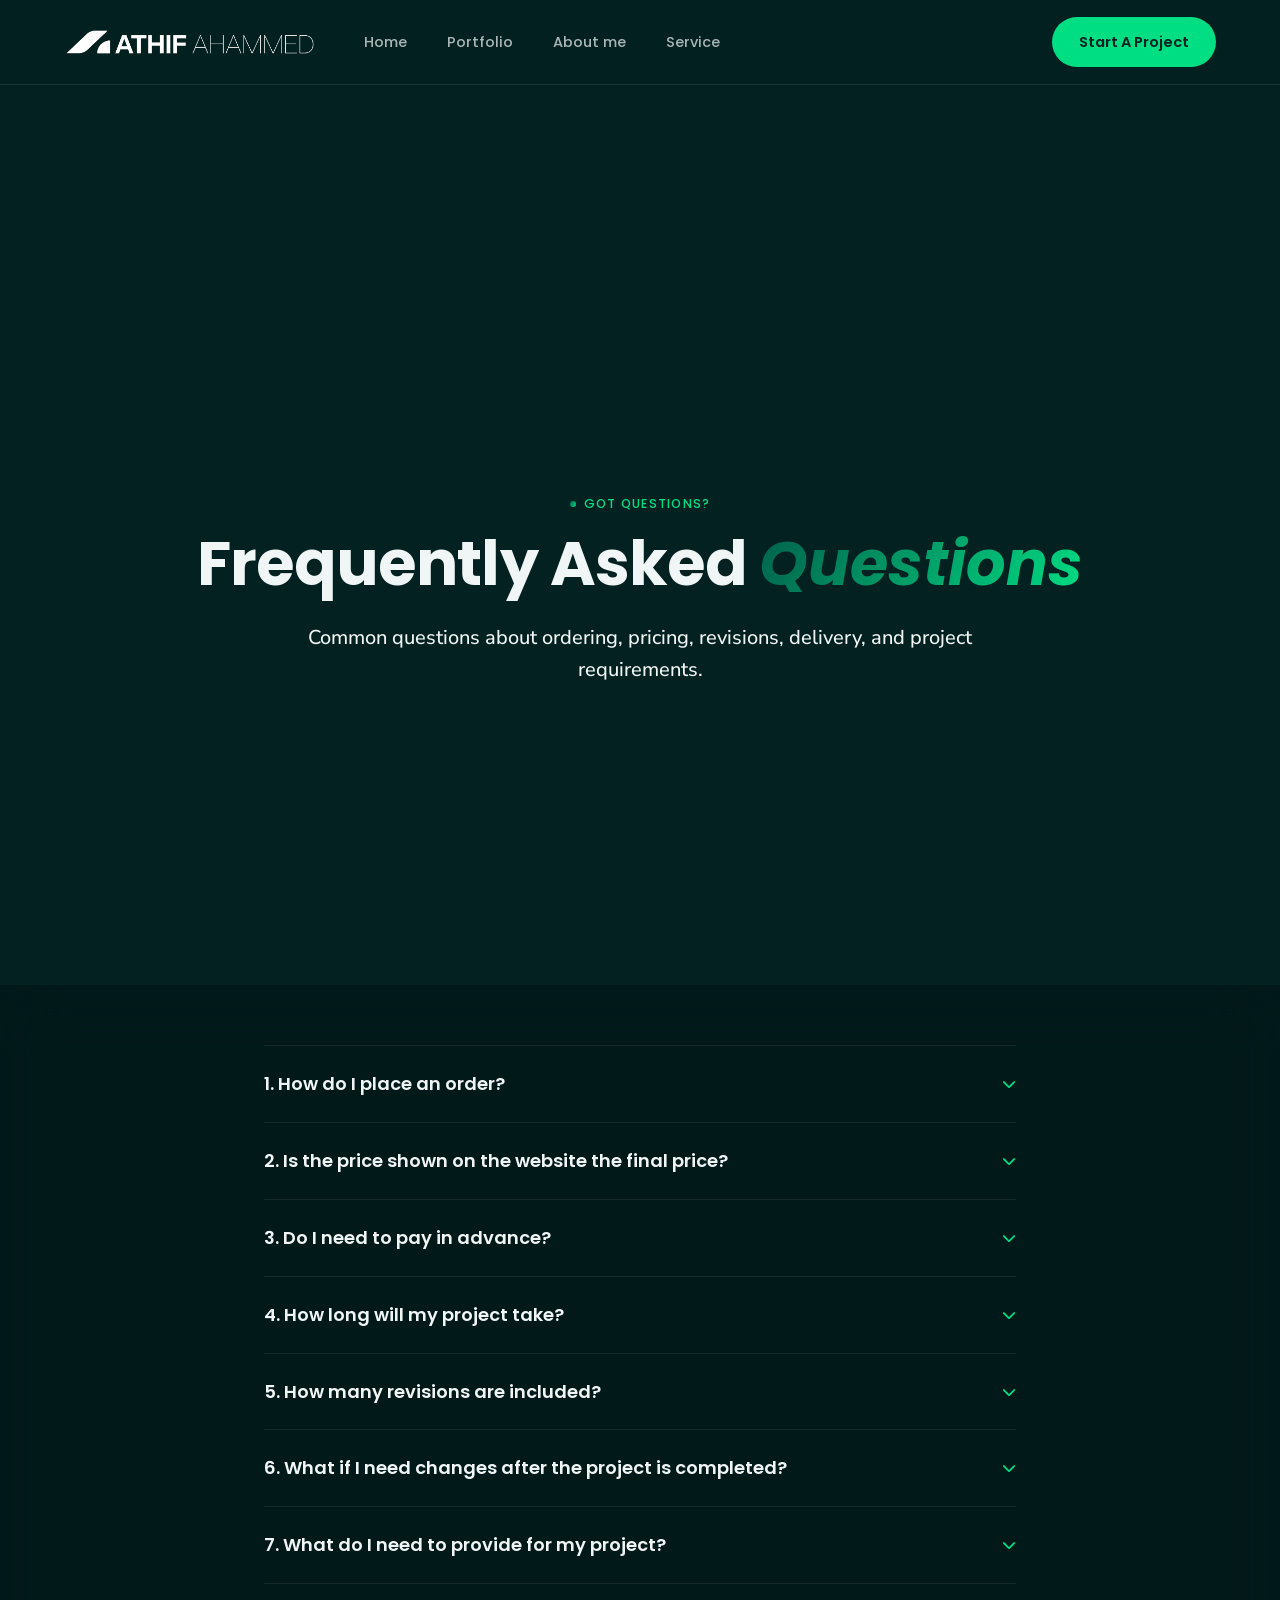
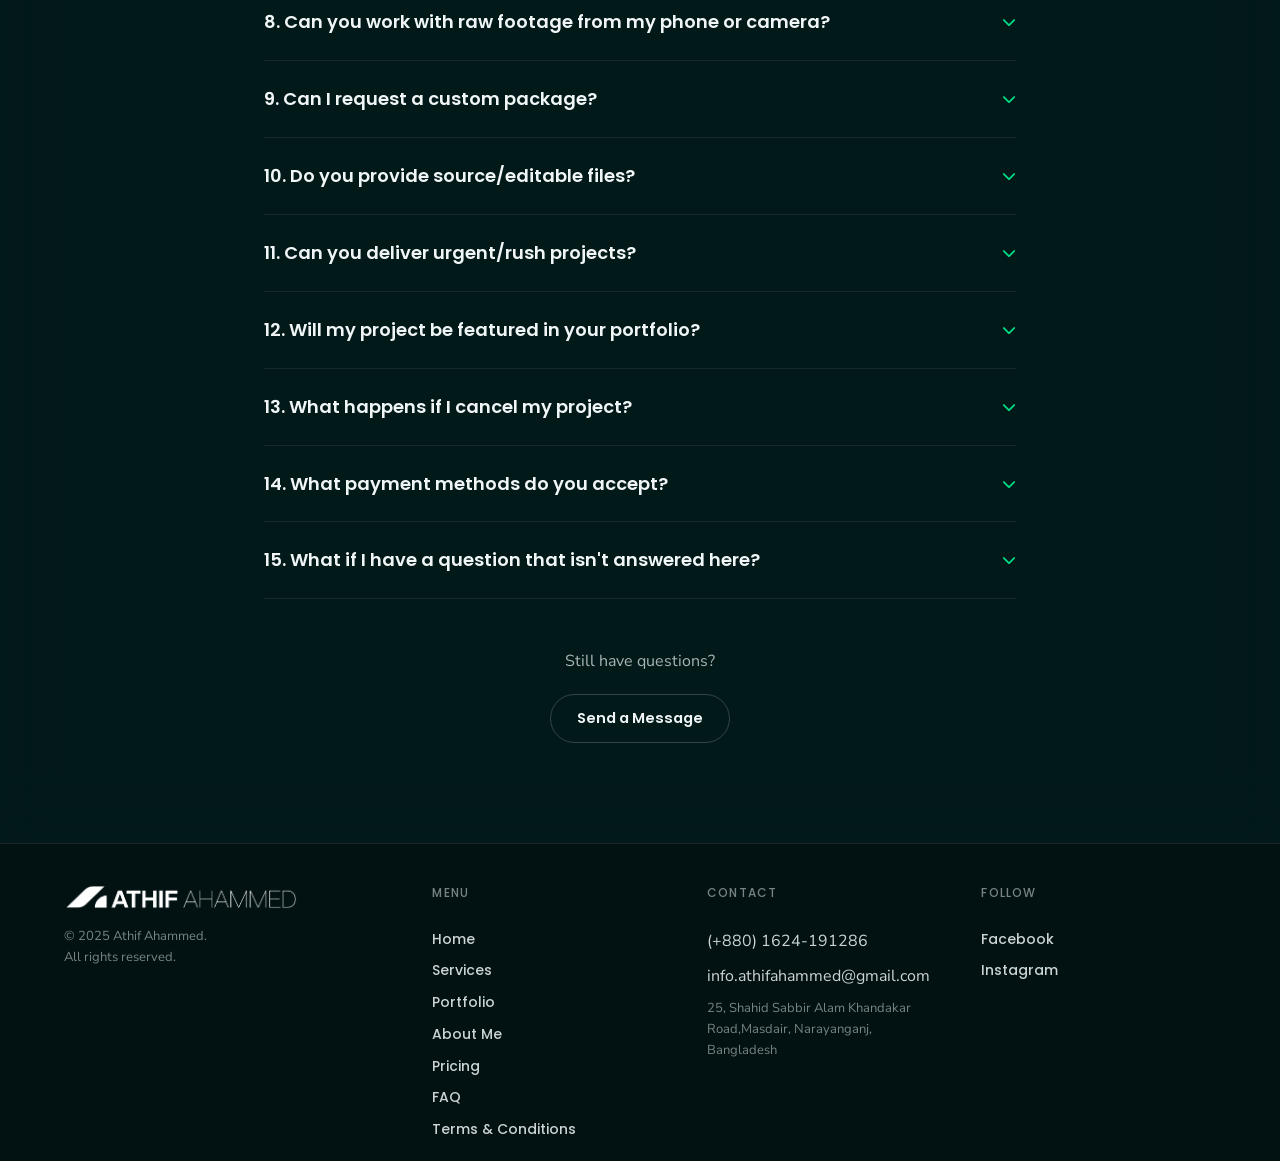
<file: faq.html>
<!DOCTYPE html>
<html lang="en">
<head>
<meta charset="UTF-8">
<meta name="viewport" content="width=device-width, initial-scale=1.0">
<title>Athif Ahammed | FAQ</title>
<link rel="preconnect" href="https://fonts.googleapis.com">
<link rel="preconnect" href="https://fonts.gstatic.com" crossorigin>
<link href="https://fonts.googleapis.com/css2?family=Nunito+Sans:opsz,wght@6..12,400;6..12,500;6..12,600;6..12,700&family=Poppins:wght@400;500;600;700;800&display=swap" rel="stylesheet"> 
<link rel="stylesheet" href="https://cdnjs.cloudflare.com/ajax/libs/font-awesome/6.4.0/css/all.min.css">
<link rel="icon" type="image/svg+xml" href="assets/favicon.svg">
<link rel="stylesheet" href="styles.css">
</head>
<body>

<!-- ==========================================
     Header
========================================== -->
<header class="site-header">
  <div class="container header-row">
    <a href="./" class="logo"><img class="logo-img" src="assets/logo-light.png" alt="Athif Ahammed"></a>
    <nav class="main-nav" id="main-nav">
      <a href="./">Home</a>
      <a href="portfolio.html">Portfolio</a>
      <a href="about.html">About me</a>
      <a href="pricing.html">Service</a>
    </nav>
    <a href="start.html" class="btn btn-primary header-cta">Start A Project</a>
    <button class="nav-toggle" id="navToggle" aria-label="Toggle menu"><span></span><span></span><span></span></button>
  </div>
</header>

<main>
  <!-- ==========================================
       Hero Section
  ========================================== -->
  <section class="section" style="padding-top: 150px; padding-bottom: 40px; display: flex; align-items: center;">
    <div class="container reveal" style="display: flex; flex-direction: column; align-items: center; justify-content: center; text-align: center; width: 100%;">
      <div style="display: flex; justify-content: center; width: 100%;">
        <p class="section-eyebrow">Got Questions?</p>
      </div>
      <h1 class="hero-title" style="margin-top: 0; margin-bottom: 24px; max-width: 100%;">Frequently Asked <span class="text-gradient">Questions</span></h1>
      <p class="body-text large-text" style="max-width: 700px; text-align: center; color: var(--ink-dim); margin: 0 auto;">
        Common questions about ordering, pricing, revisions, delivery, and project requirements.
      </p>
    </div>
  </section>

  <!-- ==========================================
       FAQ Accordion Section
  ========================================== -->
  <section class="section" style="padding-bottom: 100px;">
    <div class="container reveal" style="max-width: 800px;">
      <div class="faq-container">
        
        <div class="faq-item">
          <div class="faq-question">1. How do I place an order? <i class="fa-solid fa-chevron-down"></i></div>
          <div class="faq-answer"><div class="faq-answer-inner">Choose the service and package that best fits your needs, click Get Started, and fill out the order form with your project details. I’ll review your requirements and get in touch to discuss the project before we begin.</div></div>
        </div>

        <div class="faq-item">
          <div class="faq-question">2. Is the price shown on the website the final price? <i class="fa-solid fa-chevron-down"></i></div>
          <div class="faq-answer"><div class="faq-answer-inner">Not always. The displayed price is an initial estimated amount based on the selected package. The final price may increase or decrease depending on the project's actual requirements, complexity, and scope.</div></div>
        </div>

        <div class="faq-item">
          <div class="faq-question">3. Do I need to pay in advance? <i class="fa-solid fa-chevron-down"></i></div>
          <div class="faq-answer"><div class="faq-answer-inner">Yes. An advance payment is required to confirm your project and reserve a slot. Advance payments are non-refundable.</div></div>
        </div>

        <div class="faq-item">
          <div class="faq-question">4. How long will my project take? <i class="fa-solid fa-chevron-down"></i></div>
          <div class="faq-answer"><div class="faq-answer-inner">The delivery time depends on the project's scope, complexity, and the amount of content involved. A specific deadline will be discussed and confirmed before the project begins.</div></div>
        </div>

        <div class="faq-item">
          <div class="faq-question">5. How many revisions are included? <i class="fa-solid fa-chevron-down"></i></div>
          <div class="faq-answer"><div class="faq-answer-inner">The number of included revisions depends on your selected package. Additional revisions or major changes outside the original scope may require an additional fee.</div></div>
        </div>

        <div class="faq-item">
          <div class="faq-question">6. What if I need changes after the project is completed? <i class="fa-solid fa-chevron-down"></i></div>
          <div class="faq-answer"><div class="faq-answer-inner">Changes requested after final approval may be treated as a new request and could involve an additional charge.</div></div>
        </div>

        <div class="faq-item">
          <div class="faq-question">7. What do I need to provide for my project? <i class="fa-solid fa-chevron-down"></i></div>
          <div class="faq-answer"><div class="faq-answer-inner">Depending on the service, you may need to provide footage, images, logos, text, brand guidelines, references, music, or other necessary assets.</div></div>
        </div>

        <div class="faq-item">
          <div class="faq-question">8. Can you work with raw footage from my phone or camera? <i class="fa-solid fa-chevron-down"></i></div>
          <div class="faq-answer"><div class="faq-answer-inner">Yes. You can provide your raw footage through Google Drive, Dropbox, WeTransfer, or another agreed file-sharing platform.</div></div>
        </div>

        <div class="faq-item">
          <div class="faq-question">9. Can I request a custom package? <i class="fa-solid fa-chevron-down"></i></div>
          <div class="faq-answer"><div class="faq-answer-inner">Absolutely. If your project doesn't fit any of the listed packages, you can submit your requirements and we can discuss a custom package and pricing.</div></div>
        </div>

        <div class="faq-item">
          <div class="faq-question">10. Do you provide source/editable files? <i class="fa-solid fa-chevron-down"></i></div>
          <div class="faq-answer"><div class="faq-answer-inner">Source files are not included by default unless specifically mentioned in the package or agreed upon separately.</div></div>
        </div>

        <div class="faq-item">
          <div class="faq-question">11. Can you deliver urgent/rush projects? <i class="fa-solid fa-chevron-down"></i></div>
          <div class="faq-answer"><div class="faq-answer-inner">Rush projects may be possible depending on availability. An additional rush fee may apply depending on the required deadline and workload.</div></div>
        </div>

        <div class="faq-item">
          <div class="faq-question">12. Will my project be featured in your portfolio? <i class="fa-solid fa-chevron-down"></i></div>
          <div class="faq-answer"><div class="faq-answer-inner">Unless the project is confidential or you've requested otherwise, completed work may be showcased in my portfolio, website, or social media for promotional purposes.</div></div>
        </div>

        <div class="faq-item">
          <div class="faq-question">13. What happens if I cancel my project? <i class="fa-solid fa-chevron-down"></i></div>
          <div class="faq-answer"><div class="faq-answer-inner">If the project has been confirmed or work has started, the advance payment will remain non-refundable. Any additional circumstances will be handled according to the agreed Terms & Conditions.</div></div>
        </div>

        <div class="faq-item">
          <div class="faq-question">14. What payment methods do you accept? <i class="fa-solid fa-chevron-down"></i></div>
          <div class="faq-answer"><div class="faq-answer-inner">Payment methods can be discussed and confirmed during the project confirmation process.</div></div>
        </div>

        <div class="faq-item">
          <div class="faq-question">15. What if I have a question that isn't answered here? <i class="fa-solid fa-chevron-down"></i></div>
          <div class="faq-answer"><div class="faq-answer-inner">Feel free to contact me with your requirements. I'll be happy to discuss your project and provide the information you need.</div></div>
        </div>

      </div>
      
     <!-- Contact CTA -->
      <div style="text-align: center; margin-top: 50px;">
        <p style="color: var(--ink-dim); margin-bottom: 20px;">Still have questions?</p>
        <!-- Button to open popup -->
        <button id="openContactBtn" class="btn btn-outline">Send a Message</button>
      </div>

    </div>
  </section>

  <!-- ==========================================
       Contact Popup Modal
  ========================================== -->
  <div id="contactModal" class="contact-modal-overlay">
    <div class="contact-modal">
      <!-- Close Button -->
      <button class="modal-close-btn" id="closeContactBtn">&times;</button>
      
      <h2 style="color: var(--c-light); margin-bottom: 8px; font-family: var(--font-display);">Ask a Question</h2>
      <p style="color: var(--ink-dim); font-size: 14px; margin-bottom: 24px;">Drop your question below and I'll get back to you to your email.</p>
      
      <!-- Mini Contact Form -->
      <form id="contactForm" class="contact-form">
        <!-- Web3Forms Access Key -->
        <input type="hidden" name="access_key" value="3daf8c11-0e73-46ae-b1db-a81798a6d5c2">
        <!-- Email Subject -->
        <input type="hidden" name="subject" value="New Question from FAQ Page">
        
        <div class="form-group" style="margin-bottom: 16px; text-align: left;">
          <label for="contactName">Name</label>
          <input type="text" id="contactName" name="name" class="form-control" required placeholder="John Doe">
        </div>
        
        <div class="form-group" style="margin-bottom: 16px; text-align: left;">
          <label for="contactEmail">Email</label>
          <input type="email" id="contactEmail" name="email" class="form-control" required placeholder="john@example.com">
        </div>
        
        <div class="form-group" style="margin-bottom: 24px; text-align: left;">
          <label for="contactMessage">Your Question</label>
          <textarea id="contactMessage" name="message" class="form-control" rows="3" required placeholder="How can I help you?"></textarea>
        </div>
        
        <button type="submit" class="btn btn-primary" style="width: 100%;">
          Send Message <i class="fa-solid fa-paper-plane" style="margin-left: 8px;"></i>
        </button>
      </form>

      <!-- Success Message (Hidden by default) -->
      <div id="contactSuccessMsg" style="display: none; color: var(--c-mint); margin-top: 20px; font-size: 15px; font-weight: 500; text-align: center;">
        <i class="fa-solid fa-circle-check" style="font-size: 24px; margin-bottom: 10px; display: block;"></i> 
        Message sent successfully! I'll get back to you soon.
      </div>

    </div>
  </div>

    </div>
  </section>
</main>

<!-- ==========================================
     Footer
========================================== -->
<footer class="site-footer">
  <div class="container footer-grid">
    <div class="footer-brand">
      <a href="./" class="logo"><img class="logo-img" src="[data-uri]" alt="Athif Ahammed"></a>
      <p>© 2025 Athif Ahammed.<br>All rights reserved.</p>
    </div>

    <div class="footer-col">
      <h4>Menu</h4>
      <a href="./">Home</a>
      <a href="services-overview.html">Services</a>
      <a href="portfolio.html">Portfolio</a>
      <a href="about.html">About Me</a>
      <a href="pricing.html">Pricing</a>
      <a href="faq.html">FAQ</a>
      <a href="terms.html">Terms &amp; Conditions</a>
    </div>

    <div class="footer-col">
      <h4>Contact</h4>
      <p>(+880) 1624-191286</p>
      <p>info.athifahammed@gmail.com</p>
      <span class="footer-address">25, Shahid Sabbir Alam Khandakar Road,Masdair, Narayanganj,<br> Bangladesh</span>
    </div>

    <div class="footer-col">
      <h4>Follow</h4>
      <a href="https://www.facebook.com/m.athif.ahammed" target="_blank" rel="noopener">Facebook</a>
      <a href="https://www.instagram.com/athif.ahammed_/" target="_blank" rel="noopener">Instagram</a>
    </div>
  </div>
</footer>

<script src="script.js"></script>
</body>
</html>
</file>
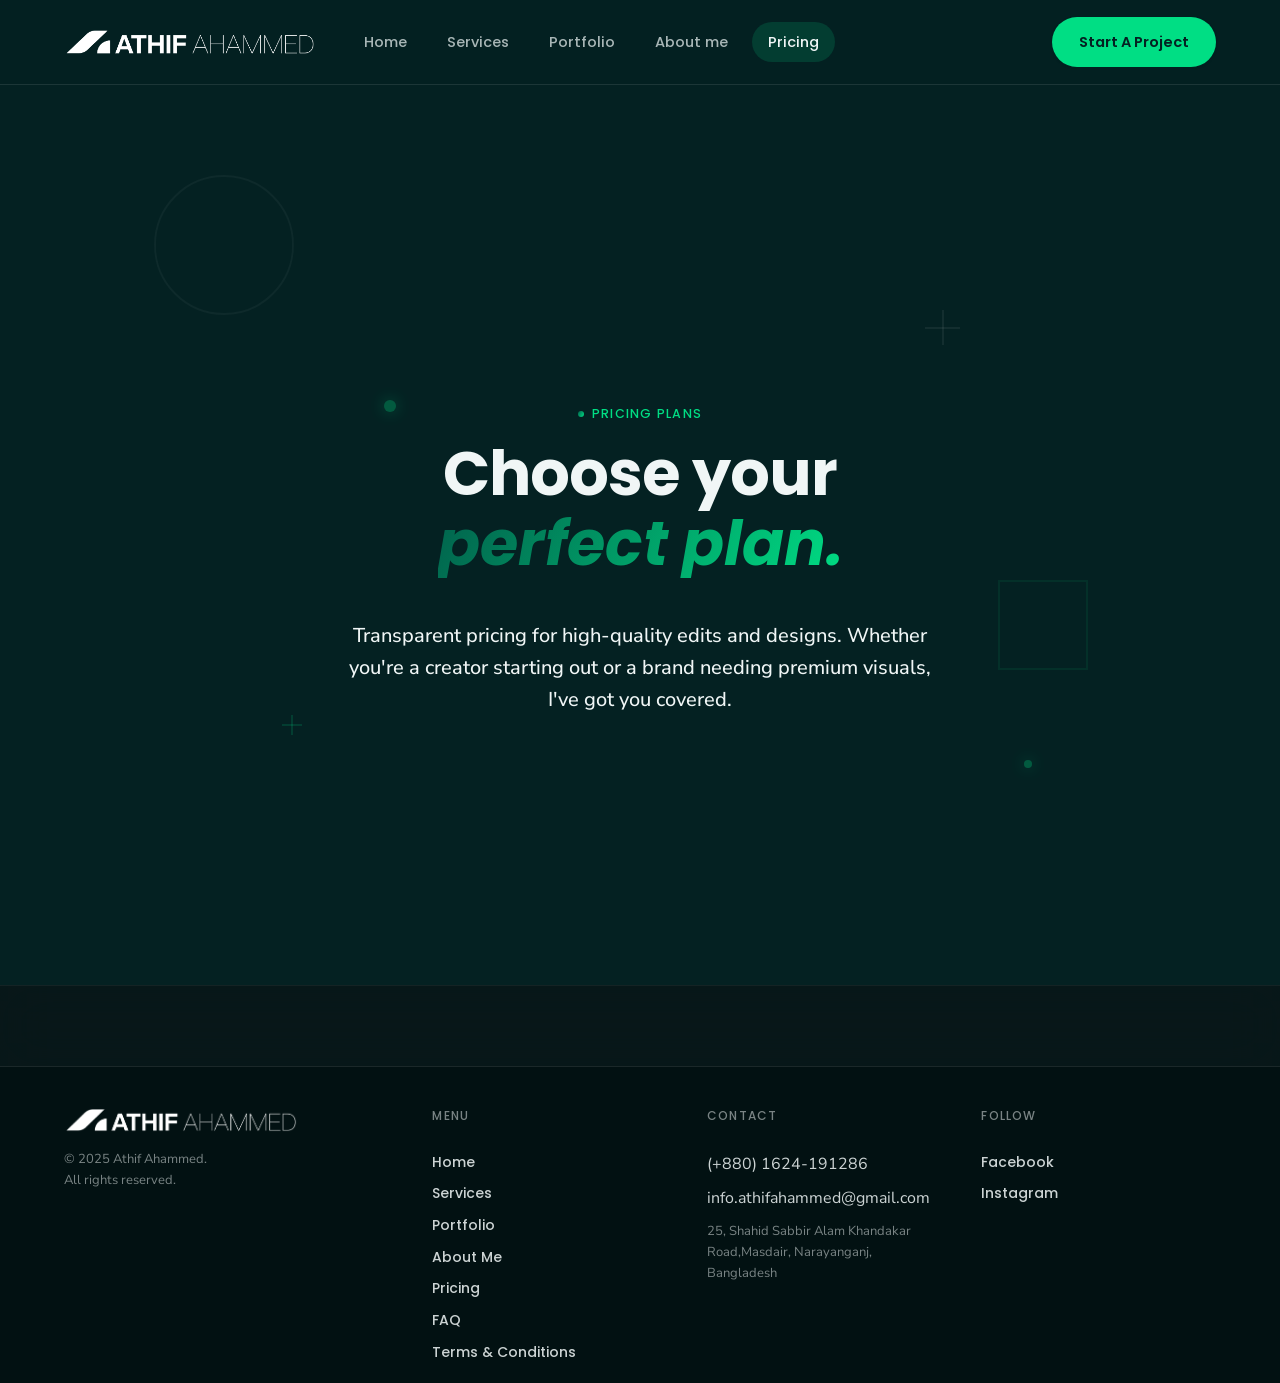
<file: pricing.html>
<!DOCTYPE html>
<html lang="en">
<head>
<meta charset="UTF-8">
<meta name="viewport" content="width=device-width, initial-scale=1.0">
<title>Athif Ahammed | Pricing Plans</title>
<link rel="preconnect" href="https://fonts.googleapis.com">
<link rel="preconnect" href="https://fonts.gstatic.com" crossorigin>
<link href="https://fonts.googleapis.com/css2?family=Nunito+Sans:opsz,wght@6..12,400;6..12,500;6..12,600;6..12,700&family=Poppins:wght@400;500;600;700;800&display=swap" rel="stylesheet"> 
<link rel="stylesheet" href="https://cdnjs.cloudflare.com/ajax/libs/font-awesome/6.4.0/css/all.min.css">
<link rel="icon" type="image/svg+xml" href="assets/favicon.svg">
<link rel="stylesheet" href="styles.css"> 
</head>
<body>

<!-- ==========================================
     Header
========================================== -->
<header class="site-header">
  <div class="container header-row">
    <a href="./" class="logo"><img class="logo-img" src="assets/logo-light.png" alt="Athif Ahammed"></a>
    <nav class="main-nav" id="main-nav">
      <a href="./" >Home</a>
      <a href="services-overview.html">Services</a>
      <a href="portfolio.html">Portfolio</a>
      <a href="about.html">About me</a>
      <a href="service.html"  class="active">Pricing</a>
    </nav>
 <a href="start.html" class="btn btn-primary header-cta">Start A Project</a>
    <button class="nav-toggle" id="navToggle" aria-label="Toggle menu"><span></span><span></span><span></span></button>
  </div>
</header>

<main>
 <!-- Hero Area with Animated Geometric Shapes -->
  <section class="section pricing-hero" style="padding-top: 150px; padding-bottom: 70px; position: sticky; top: 0; z-index: 1; height: 65vh; display: flex; align-items: center; overflow: hidden;">
    
    <!-- Animated Shapes Background -->
    <div class="animated-shapes-bg">
      <div class="shape shape-circle"></div>
      <div class="shape shape-square"></div>
      <div class="shape shape-cross"></div>
      <div class="shape shape-cross small"></div>
      <div class="shape shape-mint-dot"></div>
      <div class="shape shape-mint-dot" style="top: 75%; left: 80%; width: 8px; height: 8px;"></div>
    </div>
    

    <!-- Main Content -->
    <div class="container reveal" style="display: flex; flex-direction: column; align-items: center; justify-content: center; text-align: center; position: relative; z-index: 2; width: 100%;">
      <div style="display: flex; justify-content: center; width: 100%;">
        <p class="section-eyebrow">Pricing Plans</p>
      </div>
      <h1 class="hero-title" style="margin-bottom: 24px;">Choose your <br><span class="text-gradient">perfect plan.</span></h1>
      <p class="body-text large-text" style="max-width: 600px; color: var(--ink-dim);">
        Transparent pricing for high-quality edits and designs. Whether you're a creator starting out or a brand needing premium visuals, I've got you covered.
      </p>
      
    </div>
  </section>

  <!-- ==========================================
       Content Wrapper (Dynamic from Sanity)
  ========================================== -->
  <div class="pricing-content-wrapper" id="dynamic-pricing-wrapper">
      <!-- Cards will be injected here automatically by sanity-pricing.js -->
  </div> 
</main>
<!-- ==========================================
     Footer (Fixed & Placed Properly)
========================================== -->
<footer class="site-footer">
  <div class="container footer-grid">
    <div class="footer-brand">
      <a href="./" class="logo"><img class="logo-img" src="[data-uri]" alt="Athif Ahammed"></a>
      <p>© 2025 Athif Ahammed.<br>All rights reserved.</p>
    </div>

    <div class="footer-col">
      <h4>Menu</h4>
      <a href="./">Home</a>
      <a href="services-overview.html">Services</a>
      <a href="portfolio.html">Portfolio</a>
      <a href="about.html">About Me</a>
      <a href="service.html">Pricing</a>
      <a href="faq.html">FAQ</a>
      <a href="terms.html">Terms &amp; Conditions</a>
    </div>

    <div class="footer-col">
      <h4>Contact</h4>
      <p>(+880) 1624-191286</p>
      <p>info.athifahammed@gmail.com</p>
      <span class="footer-address">25, Shahid Sabbir Alam Khandakar Road,Masdair, Narayanganj,<br> Bangladesh</span>
    </div>

    <div class="footer-col">
      <h4>Follow</h4>
      <a href="https://www.facebook.com/m.athif.ahammed" target="_blank" rel="noopener">Facebook</a>
      <a href="https://www.instagram.com/athif.ahammed_/" target="_blank" rel="noopener">Instagram</a>
    </div>
  </div>
</footer>

<script src="script.js"></script>
<script src="sanity-pricing.js"></script>
</body>
</html>
</file>
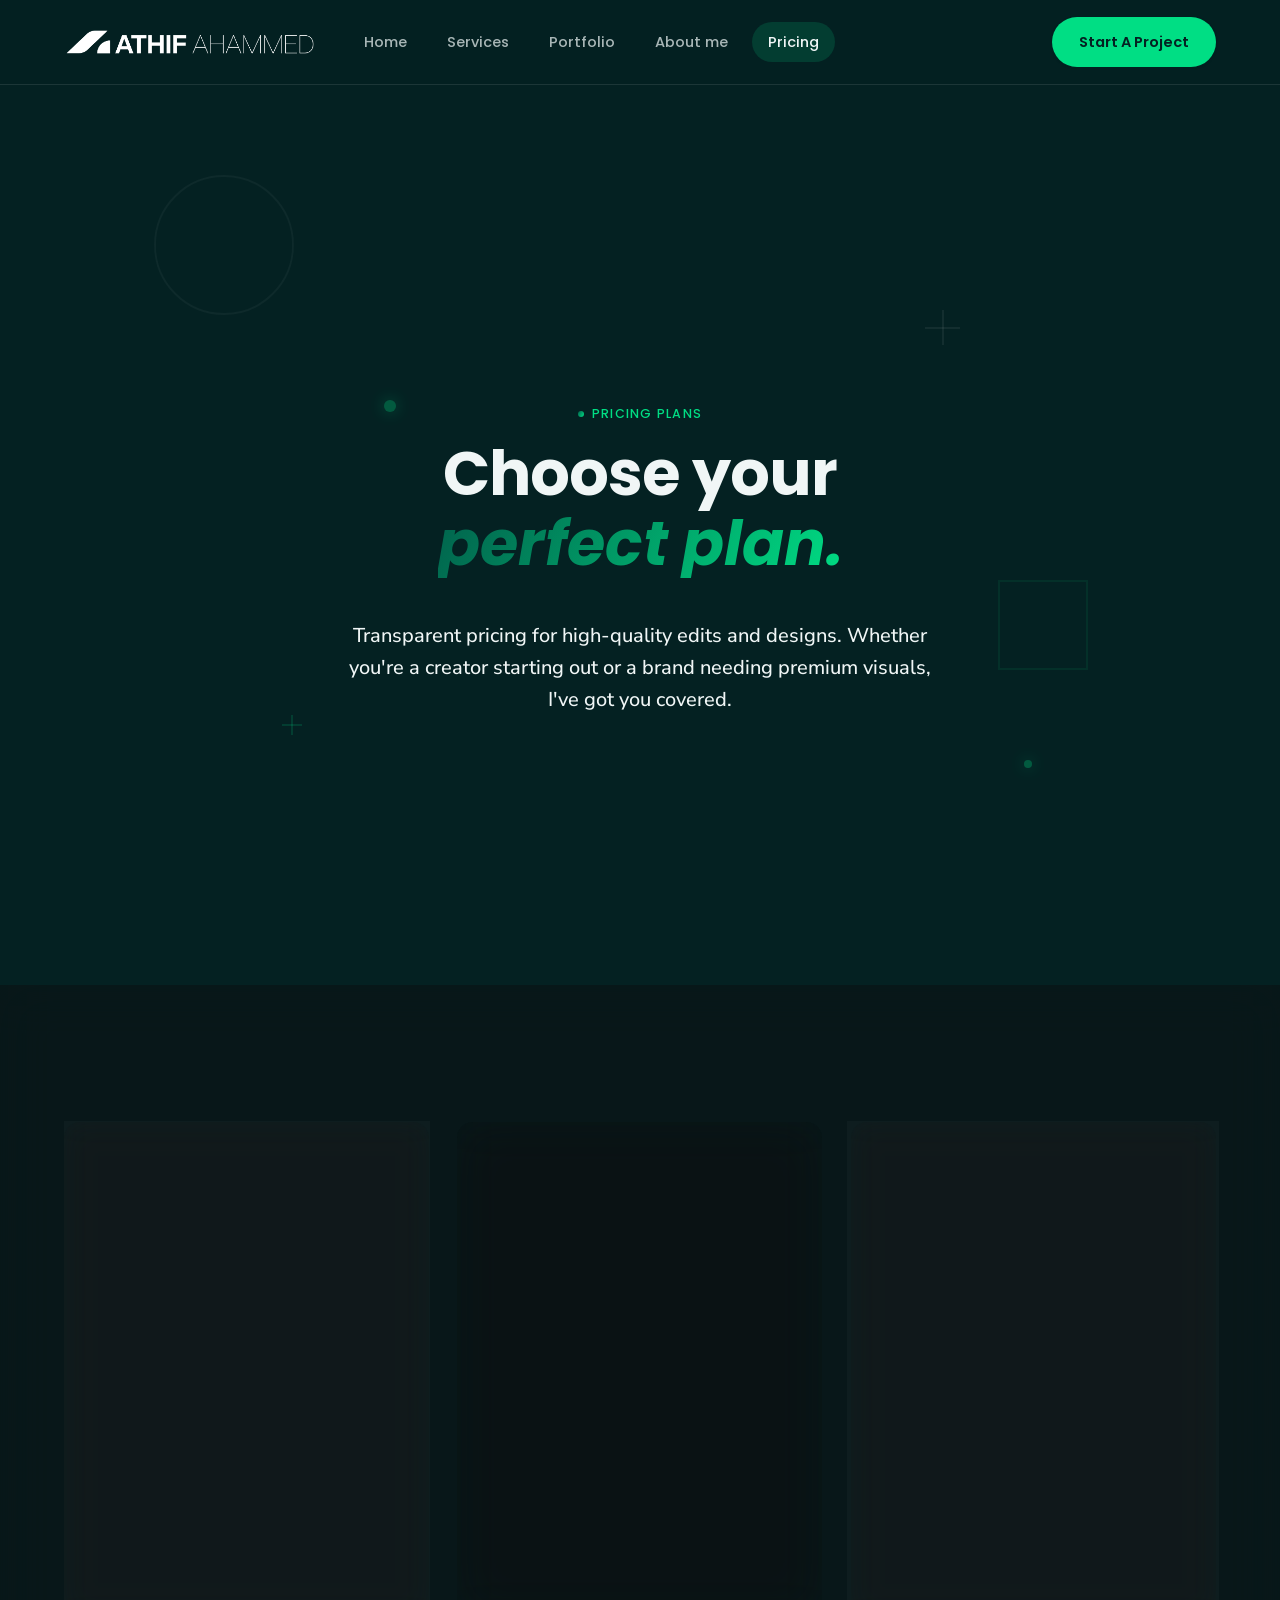
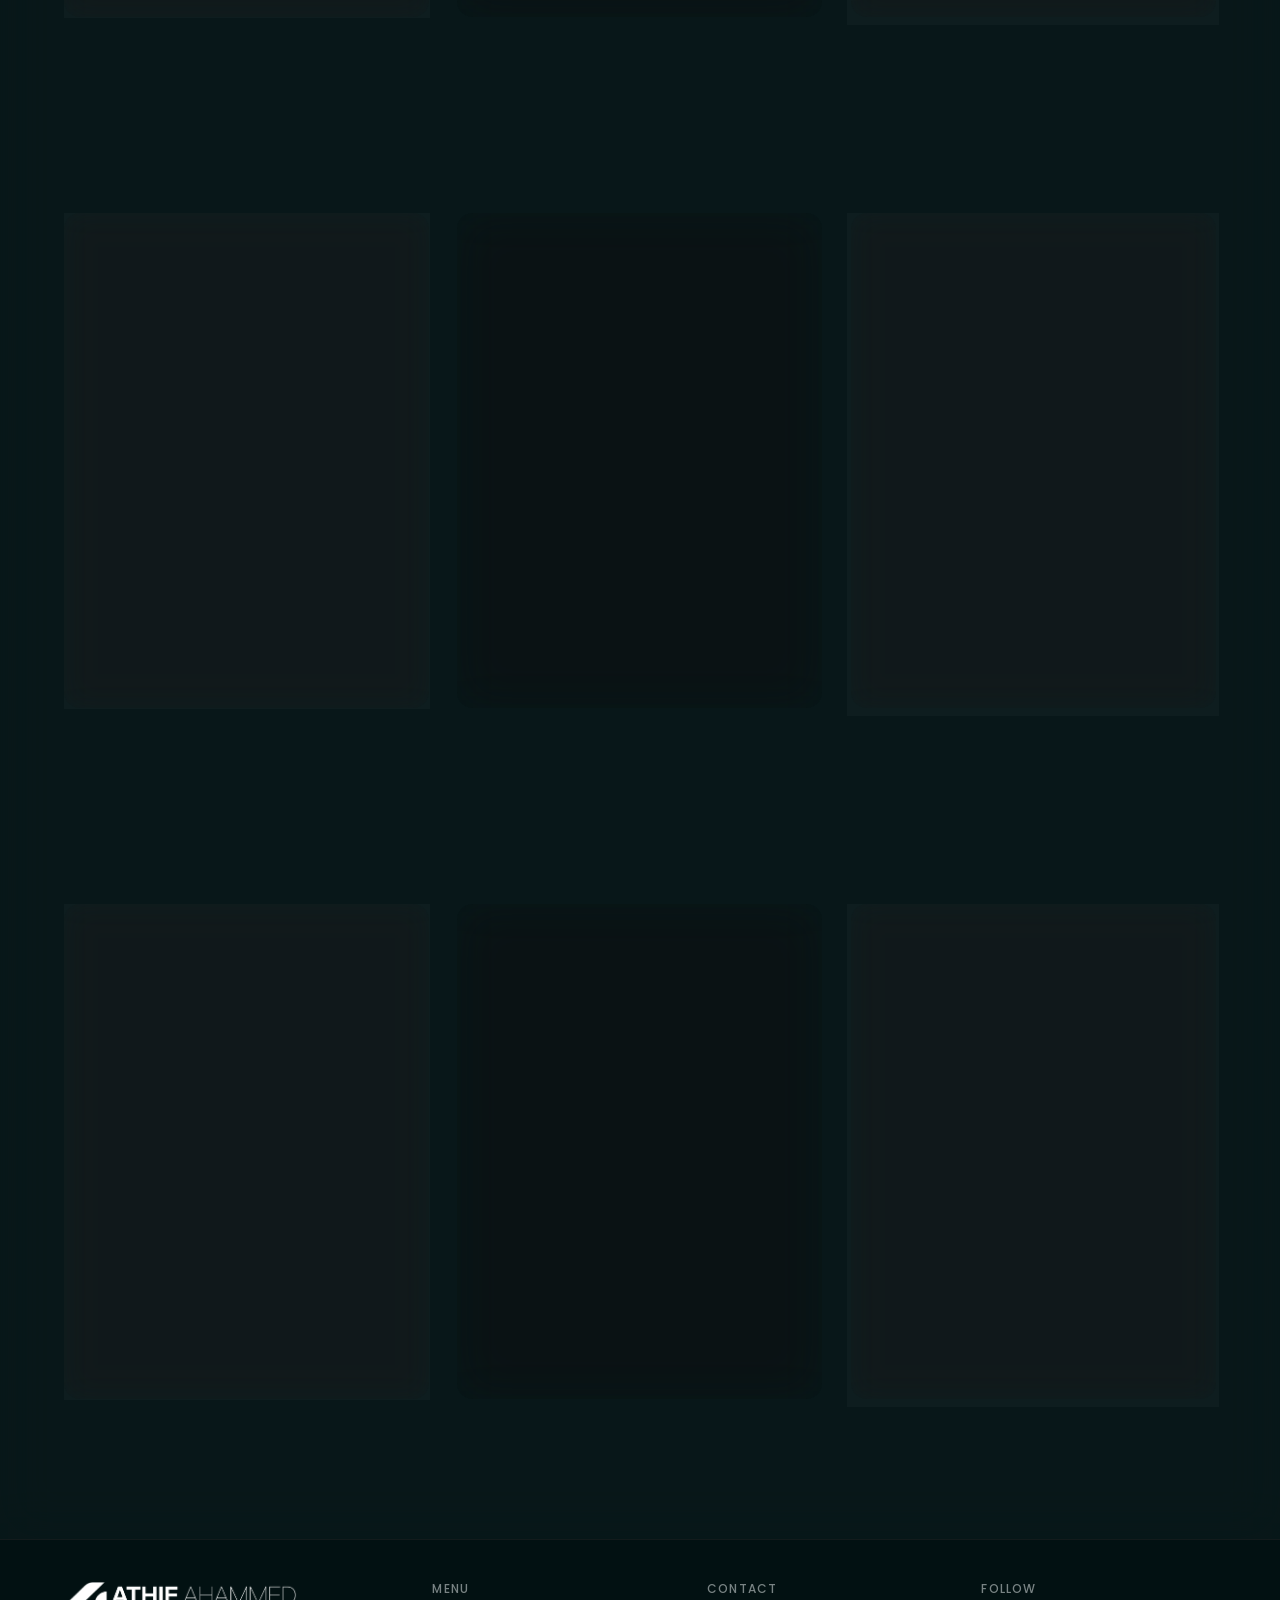
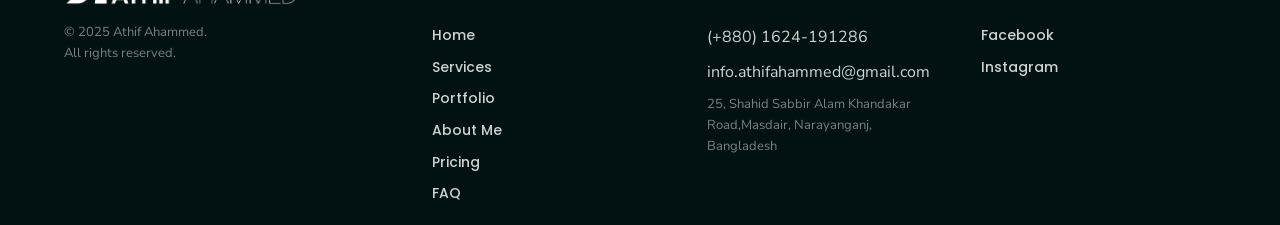
<file: service.html>
<!DOCTYPE html>
<html lang="en">
<head>
<meta charset="UTF-8">
<meta name="viewport" content="width=device-width, initial-scale=1.0">
<title>Athif Ahammed | Pricing Plans</title>
<link rel="preconnect" href="https://fonts.googleapis.com">
<link rel="preconnect" href="https://fonts.gstatic.com" crossorigin>
<link href="https://fonts.googleapis.com/css2?family=Nunito+Sans:opsz,wght@6..12,400;6..12,500;6..12,600;6..12,700&family=Poppins:wght@400;500;600;700;800&display=swap" rel="stylesheet"> 
<link rel="stylesheet" href="https://cdnjs.cloudflare.com/ajax/libs/font-awesome/6.4.0/css/all.min.css">
<link rel="icon" type="image/svg+xml" href="assets/favicon.svg">
<link rel="stylesheet" href="styles.css"> <!-- EI LINK TAI MISSING CHILO -->
</head>
<body>

<!-- ==========================================
     Header
========================================== -->
<header class="site-header">
  <div class="container header-row">
    <a href="./" class="logo"><img class="logo-img" src="assets/logo-light.png" alt="Athif Ahammed"></a>
    <nav class="main-nav" id="main-nav">
      <a href="./" >Home</a>
      <a href="services-overview.html">Services</a>
      <a href="portfolio.html">Portfolio</a>
      <a href="about.html">About me</a>
      <a href="service.html"  class="active">Pricing</a>
    </nav>
 <a href="start.html" class="btn btn-primary header-cta">Start A Project</a>
    <button class="nav-toggle" id="navToggle" aria-label="Toggle menu"><span></span><span></span><span></span></button>
  </div>
</header>

<main>
 <!-- Hero Area with Animated Geometric Shapes -->
  <section class="section pricing-hero" style="padding-top: 150px; padding-bottom: 70px; position: sticky; top: 0; z-index: 1; height: 65vh; display: flex; align-items: center; overflow: hidden;">
    
    <!-- Animated Shapes Background -->
    <div class="animated-shapes-bg">
      <div class="shape shape-circle"></div>
      <div class="shape shape-square"></div>
      <div class="shape shape-cross"></div>
      <div class="shape shape-cross small"></div>
      <div class="shape shape-mint-dot"></div>
      <div class="shape shape-mint-dot" style="top: 75%; left: 80%; width: 8px; height: 8px;"></div>
    </div>
    

    <!-- Main Content -->
    <div class="container reveal" style="display: flex; flex-direction: column; align-items: center; justify-content: center; text-align: center; position: relative; z-index: 2; width: 100%;">
      <div style="display: flex; justify-content: center; width: 100%;">
        <p class="section-eyebrow">Pricing Plans</p>
      </div>
      <h1 class="hero-title" style="margin-bottom: 24px;">Choose your <br><span class="text-gradient">perfect plan.</span></h1>
      <p class="body-text large-text" style="max-width: 600px; color: var(--ink-dim);">
        Transparent pricing for high-quality edits and designs. Whether you're a creator starting out or a brand needing premium visuals, I've got you covered.
      </p>
      
    </div>
  </section>

  <!-- ==========================================
       Content Wrapper (Slides over the Hero Section)
  ========================================== -->
  <div class="pricing-content-wrapper">
    
    <!-- Section 1: VIDEO EDITING -->
    <section class="section">
      <div class="container reveal">
        <div class="section-header-center">
          <h2 class="section-title small">Video Editing</h2>
        </div>
        <div class="pricing-grid">
          
          <!-- Starter -->
          <div class="pricing-card starter">
            <div class="starter-badge"><i class="fa-solid fa-bolt"></i> BASIC</div>
            <h3 class="package-name">Starter</h3>
            <div class="price-box">
              <span class="price-usd">$30</span>
              <span class="price-bdt">(3,500 BDT)</span>
            </div>
            <p class="package-desc">Best for short reels and basic edits.</p>
            <ul class="pricing-features">
              <li><i class="fa-solid fa-check"></i> Basic Cutting & Trimming</li>
              <li><i class="fa-solid fa-check"></i> Simple Background Music</li>
              <li><i class="fa-solid fa-check"></i> Standard Text Overlays</li>
              <li><i class="fa-solid fa-check"></i> 1 Revision</li>
            </ul>
            <a href="start.html?service=Video Editing&package=Starter" class="btn btn-outline">Get Started</a>
          </div>
          
          <!-- Standard -->
          <div class="pricing-card popular">
            <div class="popular-badge">Recommended</div>
            <h3 class="package-name">Standard</h3>
            <div class="price-box">
              <span class="price-usd">$80</span>
              <span class="price-bdt">(9,400 BDT)</span>
            </div>
            <p class="package-desc">Ideal for professional YouTube & Brand videos.</p>
            <ul class="pricing-features">
              <li><i class="fa-solid fa-check"></i> Advanced Editing & Pacing</li>
              <li><i class="fa-solid fa-check"></i> Color Correction</li>
              <li><i class="fa-solid fa-check"></i> Custom Transitions & SFX</li>
              <li><i class="fa-solid fa-check"></i> 3 Revisions</li>
            </ul>
            <a href="start.html?service=Video Editing&package=Standard" class="btn btn-primary">Get Started</a>
          </div>
          
          <!-- Premium -->
          <div class="pricing-card premium">
            <div class="premium-badge"><i class="fa-solid fa-crown"></i> PRO</div>
            <h3 class="package-name">Premium</h3>
            <div class="price-box">
              <span class="price-usd">$200</span>
              <span class="price-bdt">(23,500 BDT)</span>
            </div>
            <p class="package-desc">High-end commercial and cinematic edits.</p>
            <ul class="pricing-features">
              <li><i class="fa-solid fa-check"></i> Cinematic Color Grading</li>
              <li><i class="fa-solid fa-check"></i> Motion Tracking & Effects</li>
              <li><i class="fa-solid fa-check"></i> Multi-cam Syncing</li>
              <li><i class="fa-solid fa-check"></i> Unlimited Revisions</li>
            </ul>
            <a href="start.html?service=Video Editing&package=Premium" class="btn btn-invert">Get Started</a>
          </div>
        </div>
      </div>
    </section>

    <!-- Section 2: GRAPHIC DESIGN -->
    <section class="section" style="background: rgba(255,255,255,0.01);">
      <div class="container reveal">
        <div class="section-header-center">
          <h2 class="section-title small">Graphic Design</h2>
        </div>
        <div class="pricing-grid">
          <div class="pricing-card starter">
            <div class="starter-badge"><i class="fa-solid fa-bolt"></i> BASIC</div>
            <h3 class="package-name">Starter</h3>
            <div class="price-box">
              <span class="price-usd">$15</span>
              <span class="price-bdt">(1,750 BDT)</span>
            </div>
            <p class="package-desc">Clean designs for daily social media posts.</p>
            <ul class="pricing-features">
              <li><i class="fa-solid fa-check"></i> 1 Social Media Post Design</li>
              <li><i class="fa-solid fa-check"></i> Standard Typography</li>
              <li><i class="fa-solid fa-check"></i> High-res Export (JPEG/PNG)</li>
              <li><i class="fa-solid fa-check"></i> 1 Revision</li>
            </ul>
           <a href="start.html?service=Graphic Design&package=Starter" class="btn btn-outline">Get Started</a>
          </div>
          <div class="pricing-card popular">
            <div class="popular-badge">Recommended</div>
            <h3 class="package-name">Standard</h3>
            <div class="price-box">
              <span class="price-usd">$40</span>
              <span class="price-bdt">(4,700 BDT)</span>
            </div>
            <p class="package-desc">Custom ad creatives and thumbnails.</p>
            <ul class="pricing-features">
              <li><i class="fa-solid fa-check"></i> YouTube Thumbnail / Ad Design</li>
              <li><i class="fa-solid fa-check"></i> Custom Layouts</li>
              <li><i class="fa-solid fa-check"></i> Source File Included</li>
              <li><i class="fa-solid fa-check"></i> 3 Revisions</li>
            </ul>
            <a href="start.html?service=Graphic Design&package=Standard" class="btn btn-primary">Get Started</a>
          </div>
          <div class="pricing-card premium">
            <div class="premium-badge"><i class="fa-solid fa-crown"></i> PRO</div>
            <h3 class="package-name">Premium</h3>
            <div class="price-box">
              <span class="price-usd">$100</span>
              <span class="price-bdt">(11,800 BDT)</span>
            </div>
            <p class="package-desc">Full brand identity and complex designs.</p>
            <ul class="pricing-features">
              <li><i class="fa-solid fa-check"></i> Full Brand Kit Design</li>
              <li><i class="fa-solid fa-check"></i> Print-ready Materials</li>
              <li><i class="fa-solid fa-check"></i> Advanced Photo Manipulation</li>
              <li><i class="fa-solid fa-check"></i> Unlimited Revisions</li>
            </ul>
           <a href="start.html?service=Graphic Design&package=Premium" class="btn btn-invert">Get Started</a>
          </div>
        </div>
      </div>
    </section>

    <!-- Section 3: MOTION GRAPHICS -->
    <section class="section">
      <div class="container reveal">
        <div class="section-header-center">
          <h2 class="section-title small">Motion Graphics</h2>
        </div>
        <div class="pricing-grid">
          <div class="pricing-card starter">
            <div class="starter-badge"><i class="fa-solid fa-bolt"></i> BASIC</div>
            <h3 class="package-name">Starter</h3>
            <div class="price-box">
              <span class="price-usd">$40</span>
              <span class="price-bdt">(4,700 BDT)</span>
            </div>
            <p class="package-desc">Simple animations to bring text to life.</p>
            <ul class="pricing-features">
              <li><i class="fa-solid fa-check"></i> Basic Logo Animation</li>
              <li><i class="fa-solid fa-check"></i> Animated Lower Thirds</li>
              <li><i class="fa-solid fa-check"></i> Export in MP4/GIF</li>
              <li><i class="fa-solid fa-check"></i> 1 Revision</li>
            </ul>
            <a href="start.html?service=Motion Graphics&package=Starter" class="btn btn-outline">Get Started</a>
          </div>
          <div class="pricing-card popular">
            <div class="popular-badge">Recommended</div>
            <h3 class="package-name">Standard</h3>
            <div class="price-box">
              <span class="price-usd">$100</span>
              <span class="price-bdt">(11,800 BDT)</span>
            </div>
            <p class="package-desc">Dynamic animations and typography.</p>
            <ul class="pricing-features">
              <li><i class="fa-solid fa-check"></i> 2D Promotional Animation</li>
              <li><i class="fa-solid fa-check"></i> Kinetic Typography</li>
              <li><i class="fa-solid fa-check"></i> Custom Transitions</li>
              <li><i class="fa-solid fa-check"></i> 3 Revisions</li>
            </ul>
           <a href="start.html?service=Motion Graphics&package=Standard" class="btn btn-primary">Get Started</a>
          </div>
          <div class="pricing-card premium">
            <div class="premium-badge"><i class="fa-solid fa-crown"></i> PRO</div>
            <h3 class="package-name">Premium</h3>
            <div class="price-box">
              <span class="price-usd">$250</span>
              <span class="price-bdt">(29,500 BDT)</span>
            </div>
            <p class="package-desc">Complex visual effects and explainer videos.</p>
            <ul class="pricing-features">
              <li><i class="fa-solid fa-check"></i> Full Explainer Video</li>
              <li><i class="fa-solid fa-check"></i> Advanced VFX Compositing</li>
              <li><i class="fa-solid fa-check"></i> Premium Sound Design</li>
              <li><i class="fa-solid fa-check"></i> Project Source File</li>
            </ul>
            <a href="start.html?service=Motion Graphics&package=Premium" class="btn btn-invert">Get Started</a>
          </div>
        </div>
      </div>
    </section>

  </div> <!-- End of Content Wrapper -->
</main>
<!-- ==========================================
     Footer (Fixed & Placed Properly)
========================================== -->
<footer class="site-footer">
  <div class="container footer-grid">
    <div class="footer-brand">
      <a href="./" class="logo"><img class="logo-img" src="[data-uri]" alt="Athif Ahammed"></a>
      <p>© 2025 Athif Ahammed.<br>All rights reserved.</p>
    </div>

    <div class="footer-col">
      <h4>Menu</h4>
      <a href="./">Home</a>
      <a href="services-overview.html">Services</a>
      <a href="portfolio.html">Portfolio</a>
      <a href="about.html">About Me</a>
      <a href="service.html">Pricing</a>
      <a href="faq.html">FAQ</a>
    </div>

    <div class="footer-col">
      <h4>Contact</h4>
      <p>(+880) 1624-191286</p>
      <p>info.athifahammed@gmail.com</p>
      <span class="footer-address">25, Shahid Sabbir Alam Khandakar Road,Masdair, Narayanganj,<br> Bangladesh</span>
    </div>

    <div class="footer-col">
      <h4>Follow</h4>
      <a href="https://www.facebook.com/m.athif.ahammed" target="_blank" rel="noopener">Facebook</a>
      <a href="https://www.instagram.com/athif.ahammed_/" target="_blank" rel="noopener">Instagram</a>
    </div>
  </div>
</footer>

<script src="script.js"></script>
</body>
</html>
</file>
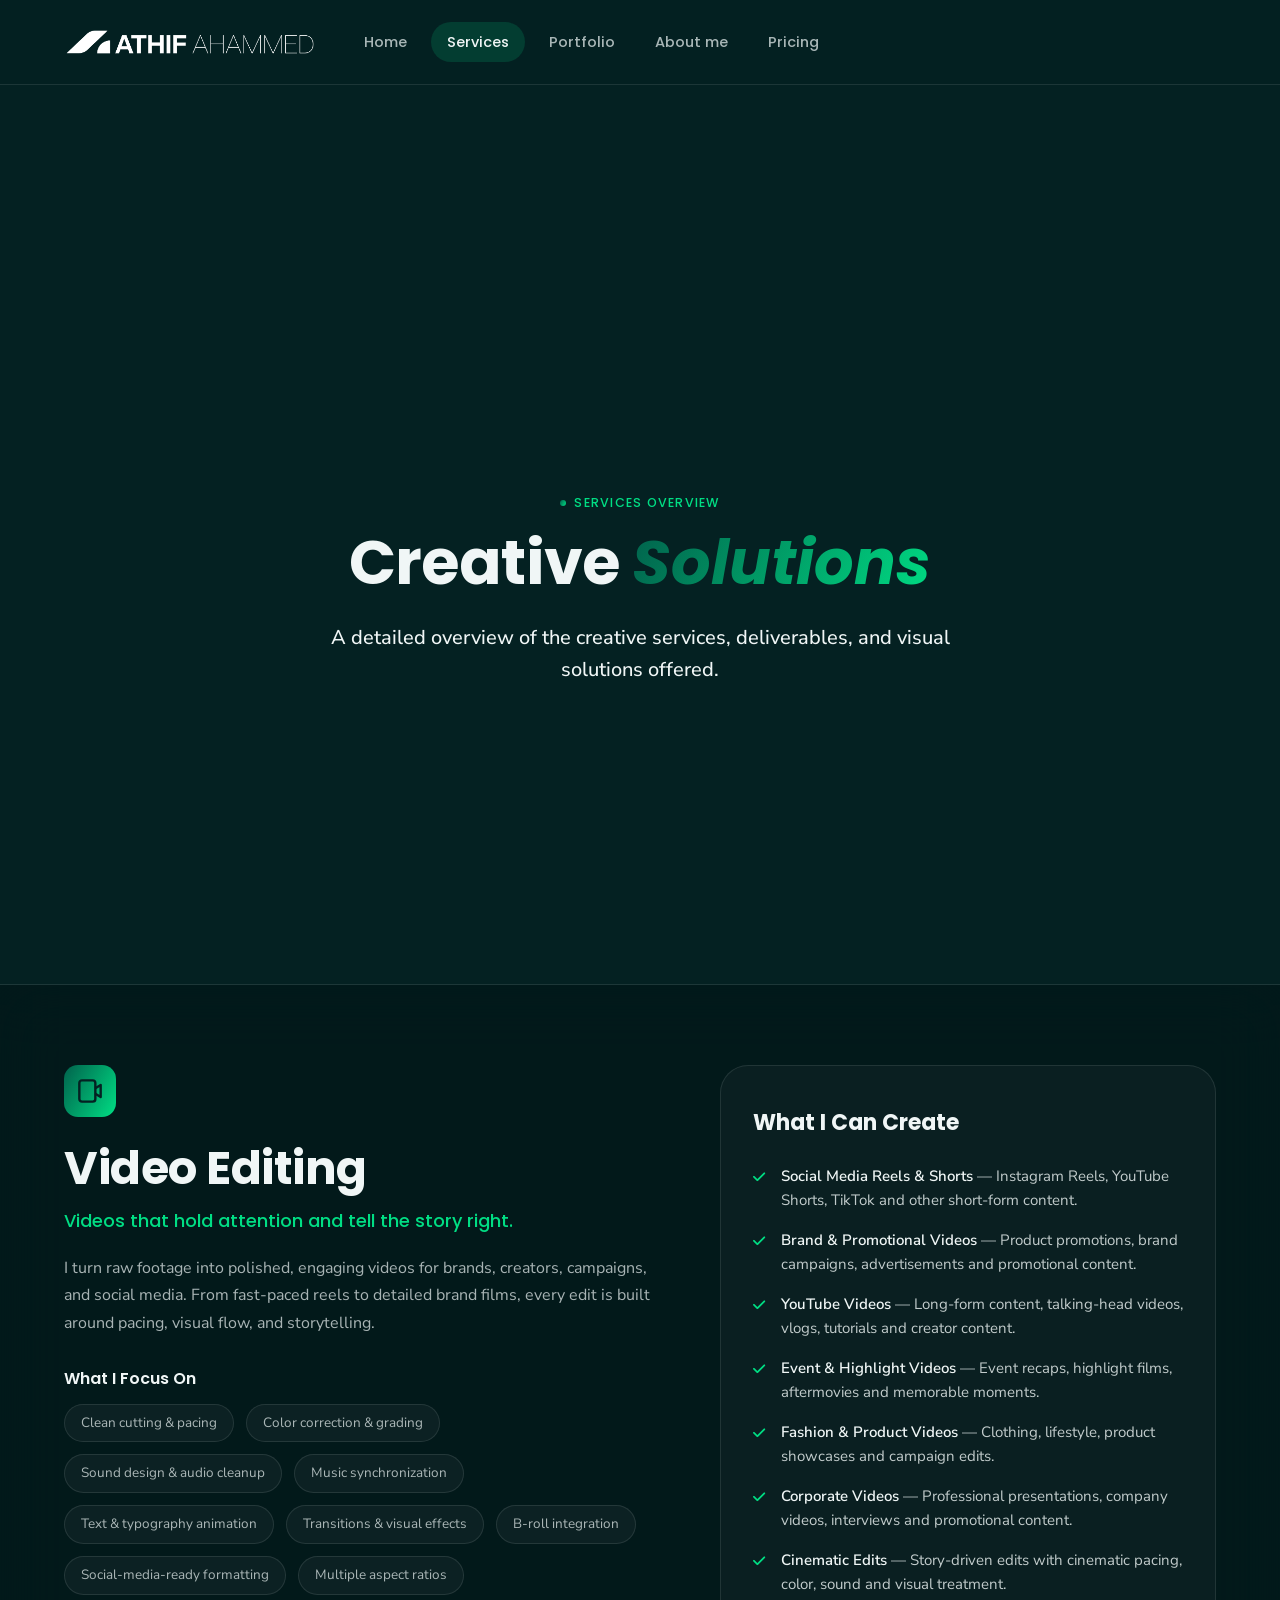
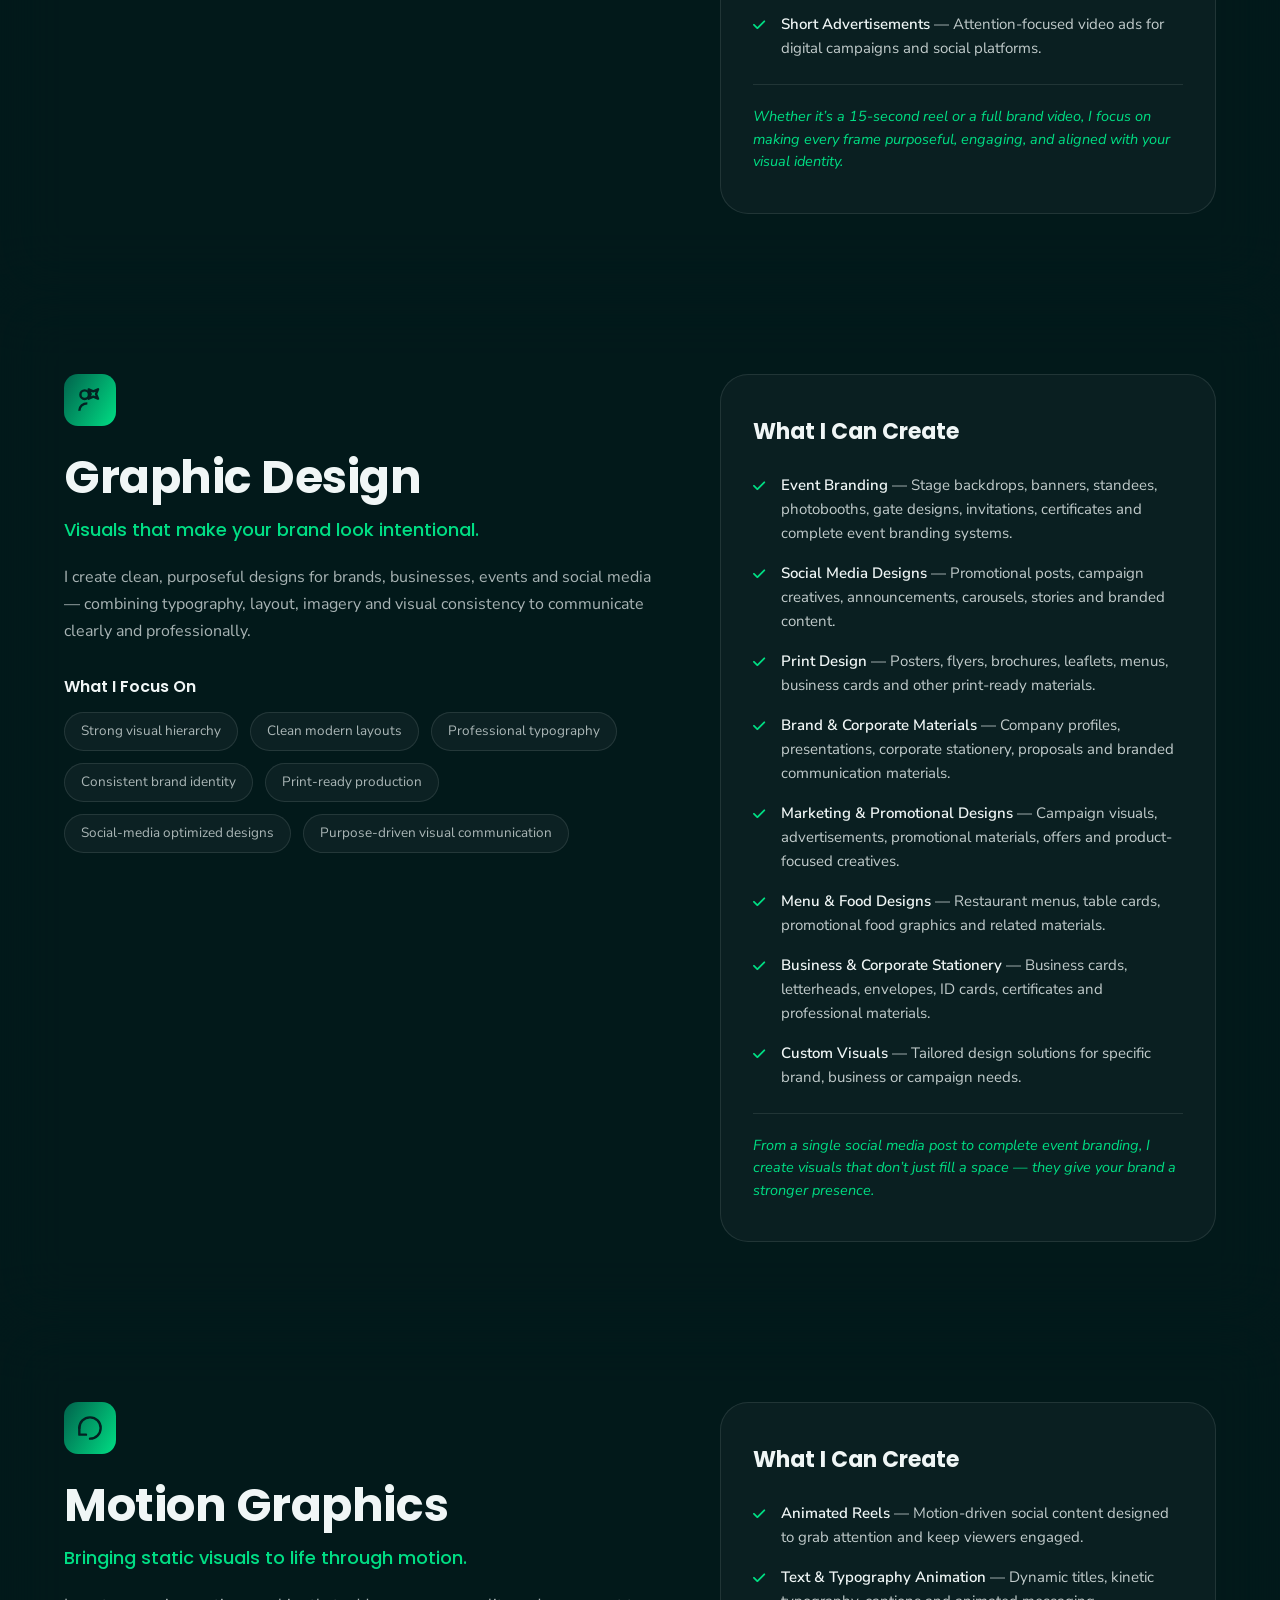
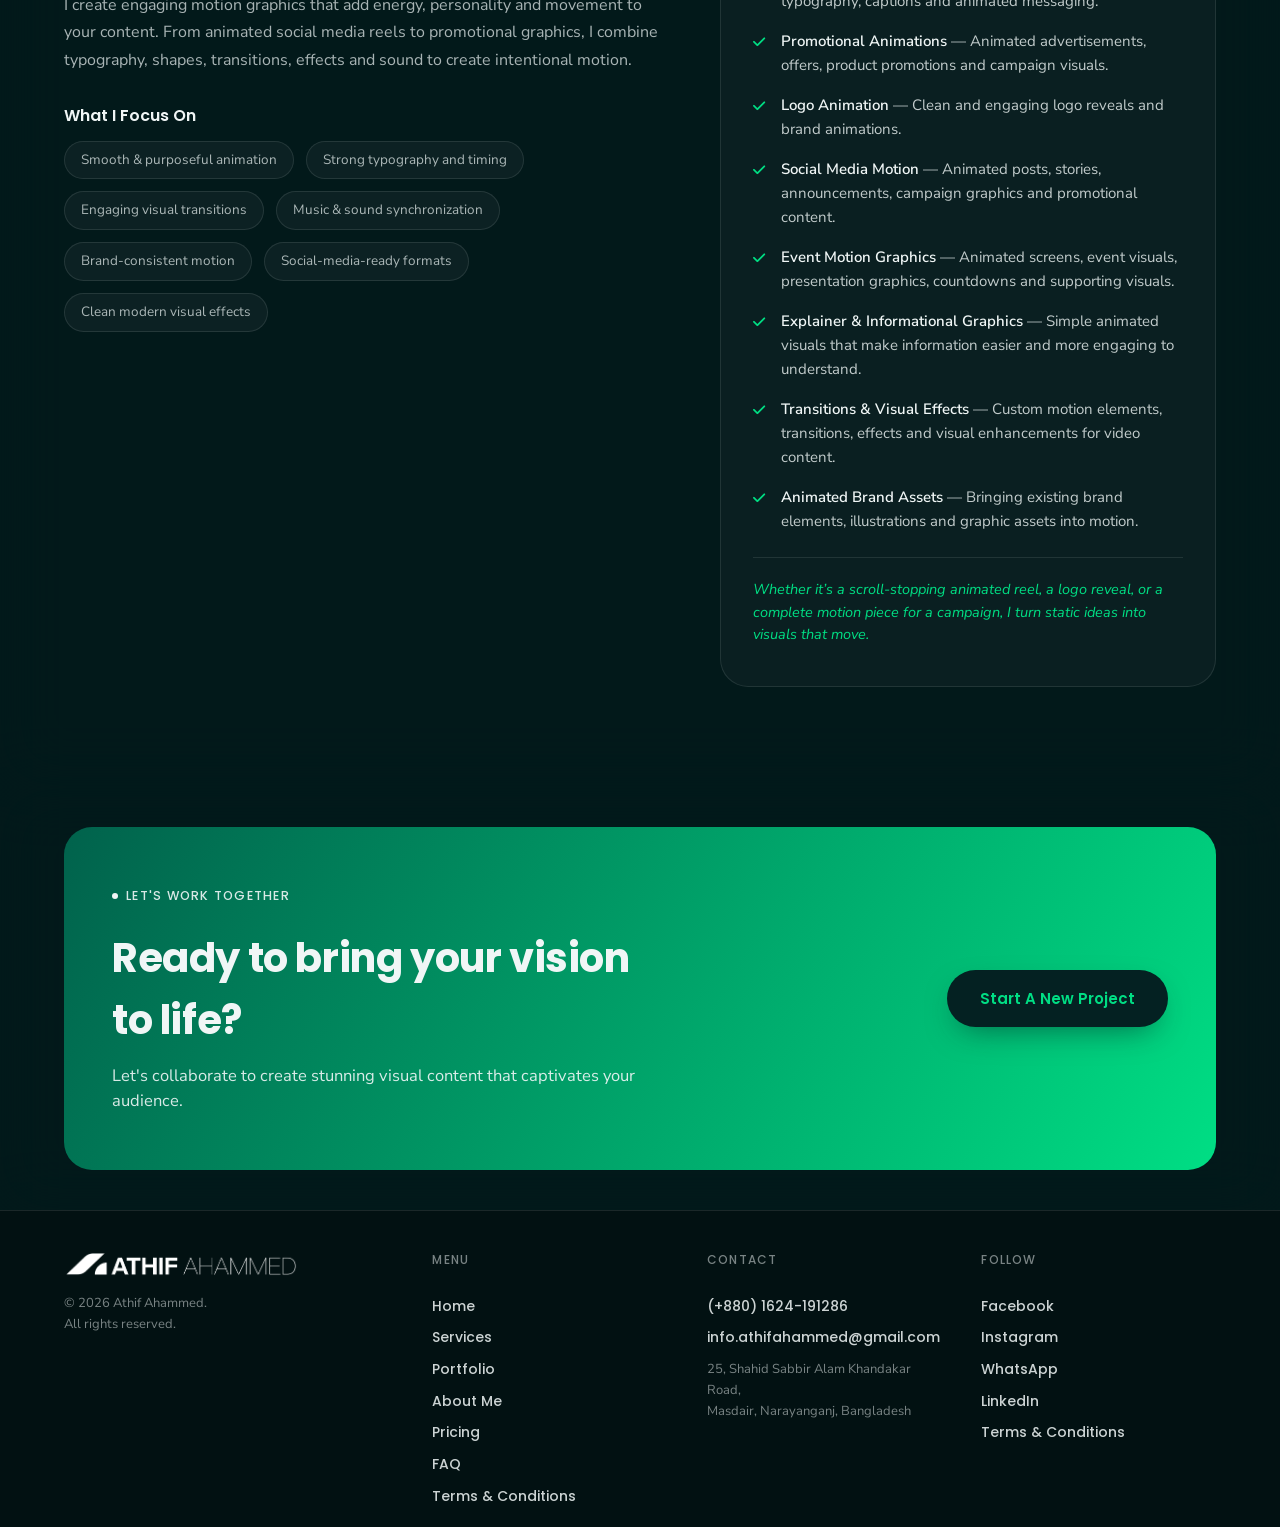
<file: services-overview.html>
<!DOCTYPE html>
<html lang="en">
<head>
<meta charset="UTF-8">
<meta name="viewport" content="width=device-width, initial-scale=1.0">
<title>Athif Ahammed | Services</title>
<link rel="preconnect" href="https://fonts.googleapis.com">
<link rel="preconnect" href="https://fonts.gstatic.com" crossorigin>
<link href="https://fonts.googleapis.com/css2?family=Nunito+Sans:opsz,wght@6..12,400;6..12,500;6..12,600;6..12,700&family=Poppins:wght@400;500;600;700;800&display=swap" rel="stylesheet"> 
<link rel="stylesheet" href="https://cdnjs.cloudflare.com/ajax/libs/font-awesome/6.4.0/css/all.min.css">
<link rel="icon" type="image/svg+xml" href="assets/favicon.svg">
<link rel="stylesheet" href="styles.css">
</head>
<body>

<!-- ==========================================
     Header
========================================== -->
<header class="site-header">
  <div class="container header-row">
    <a href="./" class="logo"><img class="logo-img" src="assets/logo-light.png" alt="Athif Ahammed"></a>
    <nav class="main-nav" id="main-nav">
      <a href="./" >Home</a>
      <a href="services-overview.html" class="active">Services</a>
      <a href="portfolio.html">Portfolio</a>
      <a href="about.html" >About me</a>
      <a href="pricing.html">Pricing</a>
    </nav>
    <button class="nav-toggle" id="navToggle" aria-label="Toggle menu"><span></span><span></span><span></span></button>
  </div>
</header>

<main>
  <!-- ==========================================
       Hero Section
  ========================================== -->
  <section class="section" style="padding-top: 150px; padding-bottom: 40px; display: flex; align-items: center; border-bottom: 1px solid var(--line);">
    <div class="container reveal" style="display: flex; flex-direction: column; align-items: center; justify-content: center; text-align: center; width: 100%;">
      <div style="display: flex; justify-content: center; width: 100%;">
        <p class="section-eyebrow">Services Overview</p>
      </div>
      <h1 class="hero-title" style="margin-top: 0; margin-bottom: 24px; max-width: 100%;">Creative <span class="text-gradient">Solutions</span></h1>
      <p class="body-text large-text" style="max-width: 700px; text-align: center; color: var(--ink-dim); margin: 0 auto;">
        A detailed overview of the creative services, deliverables, and visual solutions offered.
      </p>
    </div>
  </section>

  <!-- ==========================================
       Service 1: Video Editing
  ========================================== -->
  <section class="section" id="video-editing" style="padding-top: 80px; padding-bottom: 80px;">
    <div class="container reveal">
      <div class="service-details-grid">
        
        <!-- Left Column: Title & Description -->
        <div class="service-info-left">
          <div class="service-icon" style="margin-bottom: 24px;">
            <svg width="32" height="32" viewBox="0 0 24 24" fill="none"><path d="M4 6a2 2 0 0 1 2-2h8a2 2 0 0 1 2 2v12a2 2 0 0 1-2 2H6a2 2 0 0 1-2-2V6Z" stroke="currentColor" stroke-width="1.8"/><path d="m16 10 4-2.5v9L16 14" stroke="currentColor" stroke-width="1.8" stroke-linejoin="round"/></svg>
          </div>
          <h2 class="section-title" style="margin-bottom: 12px;">Video Editing</h2>
          <h4 style="color: var(--c-mint); font-family: var(--font-display); font-size: 18px; margin-bottom: 20px; font-weight: 500;">Videos that hold attention and tell the story right.</h4>
          <p style="color: var(--ink-dim); font-size: 16px; line-height: 1.7; margin-bottom: 30px;">
            I turn raw footage into polished, engaging videos for brands, creators, campaigns, and social media. From fast-paced reels to detailed brand films, every edit is built around pacing, visual flow, and storytelling.
          </p>
          
          <p style="color: var(--c-light); font-weight: 600; margin-bottom: 12px; font-family: var(--font-display);">What I Focus On</p>
          <div class="focus-tags">
            <span class="focus-tag">Clean cutting & pacing</span>
            <span class="focus-tag">Color correction & grading</span>
            <span class="focus-tag">Sound design & audio cleanup</span>
            <span class="focus-tag">Music synchronization</span>
            <span class="focus-tag">Text & typography animation</span>
            <span class="focus-tag">Transitions & visual effects</span>
            <span class="focus-tag">B-roll integration</span>
            <span class="focus-tag">Social-media-ready formatting</span>
            <span class="focus-tag">Multiple aspect ratios</span>
          </div>
        </div>

        <!-- Right Column: What I Can Create -->
        <div class="service-info-right">
          <div style="background: var(--surface); border: 1px solid var(--line); border-radius: var(--radius-lg); padding: 40px 32px;">
            <h3 style="color: var(--c-light); font-family: var(--font-display); font-size: 22px; margin-bottom: 24px;">What I Can Create</h3>
            <ul class="service-list">
              <li><span>Social Media Reels & Shorts</span> — Instagram Reels, YouTube Shorts, TikTok and other short-form content.</li>
              <li><span>Brand & Promotional Videos</span> — Product promotions, brand campaigns, advertisements and promotional content.</li>
              <li><span>YouTube Videos</span> — Long-form content, talking-head videos, vlogs, tutorials and creator content.</li>
              <li><span>Event & Highlight Videos</span> — Event recaps, highlight films, aftermovies and memorable moments.</li>
              <li><span>Fashion & Product Videos</span> — Clothing, lifestyle, product showcases and campaign edits.</li>
              <li><span>Corporate Videos</span> — Professional presentations, company videos, interviews and promotional content.</li>
              <li><span>Cinematic Edits</span> — Story-driven edits with cinematic pacing, color, sound and visual treatment.</li>
              <li><span>Short Advertisements</span> — Attention-focused video ads for digital campaigns and social platforms.</li>
            </ul>
            <p style="color: var(--c-mint); font-size: 14.5px; font-style: italic; margin-top: 24px; border-top: 1px solid var(--line); padding-top: 20px;">
              Whether it’s a 15-second reel or a full brand video, I focus on making every frame purposeful, engaging, and aligned with your visual identity.
            </p>
          </div>
        </div>

      </div>
    </div>
  </section>

  <!-- ==========================================
       Service 2: Graphic Design
  ========================================== -->
  <section class="section" id="graphic-design" style="padding-top: 80px; padding-bottom: 80px;">
    <div class="container reveal">
      <div class="service-details-grid">
        
        <!-- Left Column: Title & Description -->
        <div class="service-info-left">
          <div class="service-icon" style="margin-bottom: 24px;">
            <svg width="32" height="32" viewBox="0 0 24 24" fill="none"><circle cx="8" cy="8" r="3.2" stroke="currentColor" stroke-width="1.8"/><path d="M4 20c0-3.3 2.7-5.5 6-5.5M14.5 5.5 18 4l-1.5 3.5L18 11l-3.5-1.5L11 11l1.5-3.5L11 4l3.5 1.5Z" stroke="currentColor" stroke-width="1.8" stroke-linejoin="round"/></svg>
          </div>
          <h2 class="section-title" style="margin-bottom: 12px;">Graphic Design</h2>
          <h4 style="color: var(--c-mint); font-family: var(--font-display); font-size: 18px; margin-bottom: 20px; font-weight: 500;">Visuals that make your brand look intentional.</h4>
          <p style="color: var(--ink-dim); font-size: 16px; line-height: 1.7; margin-bottom: 30px;">
            I create clean, purposeful designs for brands, businesses, events and social media — combining typography, layout, imagery and visual consistency to communicate clearly and professionally.
          </p>
          
          <p style="color: var(--c-light); font-weight: 600; margin-bottom: 12px; font-family: var(--font-display);">What I Focus On</p>
          <div class="focus-tags">
            <span class="focus-tag">Strong visual hierarchy</span>
            <span class="focus-tag">Clean modern layouts</span>
            <span class="focus-tag">Professional typography</span>
            <span class="focus-tag">Consistent brand identity</span>
            <span class="focus-tag">Print-ready production</span>
            <span class="focus-tag">Social-media optimized designs</span>
            <span class="focus-tag">Purpose-driven visual communication</span>
          </div>
        </div>

        <!-- Right Column: What I Can Create -->
        <div class="service-info-right">
          <div style="background: var(--surface); border: 1px solid var(--line); border-radius: var(--radius-lg); padding: 40px 32px;">
            <h3 style="color: var(--c-light); font-family: var(--font-display); font-size: 22px; margin-bottom: 24px;">What I Can Create</h3>
            <ul class="service-list">
              <li><span>Event Branding</span> — Stage backdrops, banners, standees, photobooths, gate designs, invitations, certificates and complete event branding systems.</li>
              <li><span>Social Media Designs</span> — Promotional posts, campaign creatives, announcements, carousels, stories and branded content.</li>
              <li><span>Print Design</span> — Posters, flyers, brochures, leaflets, menus, business cards and other print-ready materials.</li>
              <li><span>Brand & Corporate Materials</span> — Company profiles, presentations, corporate stationery, proposals and branded communication materials.</li>
              <li><span>Marketing & Promotional Designs</span> — Campaign visuals, advertisements, promotional materials, offers and product-focused creatives.</li>
              <li><span>Menu & Food Designs</span> — Restaurant menus, table cards, promotional food graphics and related materials.</li>
              <li><span>Business & Corporate Stationery</span> — Business cards, letterheads, envelopes, ID cards, certificates and professional materials.</li>
              <li><span>Custom Visuals</span> — Tailored design solutions for specific brand, business or campaign needs.</li>
            </ul>
            <p style="color: var(--c-mint); font-size: 14.5px; font-style: italic; margin-top: 24px; border-top: 1px solid var(--line); padding-top: 20px;">
              From a single social media post to complete event branding, I create visuals that don’t just fill a space — they give your brand a stronger presence.
            </p>
          </div>
        </div>

      </div>
    </div>
  </section>

  <!-- ==========================================
       Service 3: Motion Graphics
  ========================================== -->
  <section class="section" id="motion-graphics" style="padding-top: 80px; padding-bottom: 100px;">
    <div class="container reveal">
      <div class="service-details-grid">
        
        <!-- Left Column: Title & Description -->
        <div class="service-info-left">
          <div class="service-icon" style="margin-bottom: 24px;">
            <svg width="32" height="32" viewBox="0 0 24 24" fill="none"><path d="M4 12a8 8 0 1 1 8 8" stroke="currentColor" stroke-width="1.8" stroke-linecap="round"/><path d="M4 12v5h5" stroke="currentColor" stroke-width="1.8" stroke-linecap="round" stroke-linejoin="round"/></svg>
          </div>
          <h2 class="section-title" style="margin-bottom: 12px;">Motion Graphics</h2>
          <h4 style="color: var(--c-mint); font-family: var(--font-display); font-size: 18px; margin-bottom: 20px; font-weight: 500;">Bringing static visuals to life through motion.</h4>
          <p style="color: var(--ink-dim); font-size: 16px; line-height: 1.7; margin-bottom: 30px;">
            I create engaging motion graphics that add energy, personality and movement to your content. From animated social media reels to promotional graphics, I combine typography, shapes, transitions, effects and sound to create intentional motion.
          </p>
          
          <p style="color: var(--c-light); font-weight: 600; margin-bottom: 12px; font-family: var(--font-display);">What I Focus On</p>
          <div class="focus-tags">
            <span class="focus-tag">Smooth & purposeful animation</span>
            <span class="focus-tag">Strong typography and timing</span>
            <span class="focus-tag">Engaging visual transitions</span>
            <span class="focus-tag">Music & sound synchronization</span>
            <span class="focus-tag">Brand-consistent motion</span>
            <span class="focus-tag">Social-media-ready formats</span>
            <span class="focus-tag">Clean modern visual effects</span>
          </div>
        </div>

        <!-- Right Column: What I Can Create -->
        <div class="service-info-right">
          <div style="background: var(--surface); border: 1px solid var(--line); border-radius: var(--radius-lg); padding: 40px 32px;">
            <h3 style="color: var(--c-light); font-family: var(--font-display); font-size: 22px; margin-bottom: 24px;">What I Can Create</h3>
            <ul class="service-list">
              <li><span>Animated Reels</span> — Motion-driven social content designed to grab attention and keep viewers engaged.</li>
              <li><span>Text & Typography Animation</span> — Dynamic titles, kinetic typography, captions and animated messaging.</li>
              <li><span>Promotional Animations</span> — Animated advertisements, offers, product promotions and campaign visuals.</li>
              <li><span>Logo Animation</span> — Clean and engaging logo reveals and brand animations.</li>
              <li><span>Social Media Motion</span> — Animated posts, stories, announcements, campaign graphics and promotional content.</li>
              <li><span>Event Motion Graphics</span> — Animated screens, event visuals, presentation graphics, countdowns and supporting visuals.</li>
              <li><span>Explainer & Informational Graphics</span> — Simple animated visuals that make information easier and more engaging to understand.</li>
              <li><span>Transitions & Visual Effects</span> — Custom motion elements, transitions, effects and visual enhancements for video content.</li>
              <li><span>Animated Brand Assets</span> — Bringing existing brand elements, illustrations and graphic assets into motion.</li>
            </ul>
            <p style="color: var(--c-mint); font-size: 14.5px; font-style: italic; margin-top: 24px; border-top: 1px solid var(--line); padding-top: 20px;">
              Whether it’s a scroll-stopping animated reel, a logo reveal, or a complete motion piece for a campaign, I turn static ideas into visuals that move.
            </p>
          </div>
        </div>

      </div>
    </div>
  </section>

  <!-- CTA -->
  <section class="section cta-section" id="start">
    <div class="container reveal">
      <div class="cta-box">
        <div class="cta-copy">
          <p class="eyebrow">Let's Work Together</p>
          <h2 class="cta-title">Ready to bring your vision to life?</h2>
          <p class="cta-sub">Let's collaborate to create stunning visual content that captivates your audience.</p>
        </div>
        <a href="start.html" class="btn btn-invert btn-lg">Start A New Project</a>
      </div>
    </div>
  </section>

</main>

<!-- ==========================================
     Footer
========================================== -->
<footer class="site-footer">
  <div class="container footer-grid">
    <div class="footer-brand">
      <a href="./" class="logo"><img class="logo-img" src="assets/logo-light.png" alt="Athif Ahammed"></a>
      <p>© 2026 Athif Ahammed.<br>All rights reserved.</p>
    </div>

   <div class="footer-col">
      <h4>Menu</h4>
      <a href="./">Home</a>
      <a href="services-overview.html">Services</a>
      <a href="portfolio.html">Portfolio</a>
      <a href="about.html">About Me</a>
      <a href="pricing.html">Pricing</a>
      <a href="faq.html">FAQ</a>
      <a href="terms.html">Terms &amp; Conditions</a>
    </div>

    <div class="footer-col">
      <h4>Contact</h4>
      <a href="tel:+8801624191286">(+880) 1624-191286</a>
      <a href="mailto:info.athifahammed@gmail.com">info.athifahammed@gmail.com</a>
      <span class="footer-address">25, Shahid Sabbir Alam Khandakar Road,<br>Masdair, Narayanganj, Bangladesh</span>
    </div>

    <div class="footer-col">
      <h4>Follow</h4>
      <a href="https://www.facebook.com/m.athif.ahammed" target="_blank" rel="noopener">Facebook</a>
      <a href="https://www.instagram.com/athif.ahammed_/" target="_blank" rel="noopener">Instagram</a>
      <a href="http://wa.me/+88016724191286" target="_blank" rel="noopener">WhatsApp</a>
      <a href="https://www.linkedin.com/in/athif56/" target="_blank" rel="noopener">LinkedIn</a>
      <a href="terms.html">Terms &amp; Conditions</a>
    </div>
  </div>
</footer>

<script src="script.js"></script>
</body>
</html>
</file>
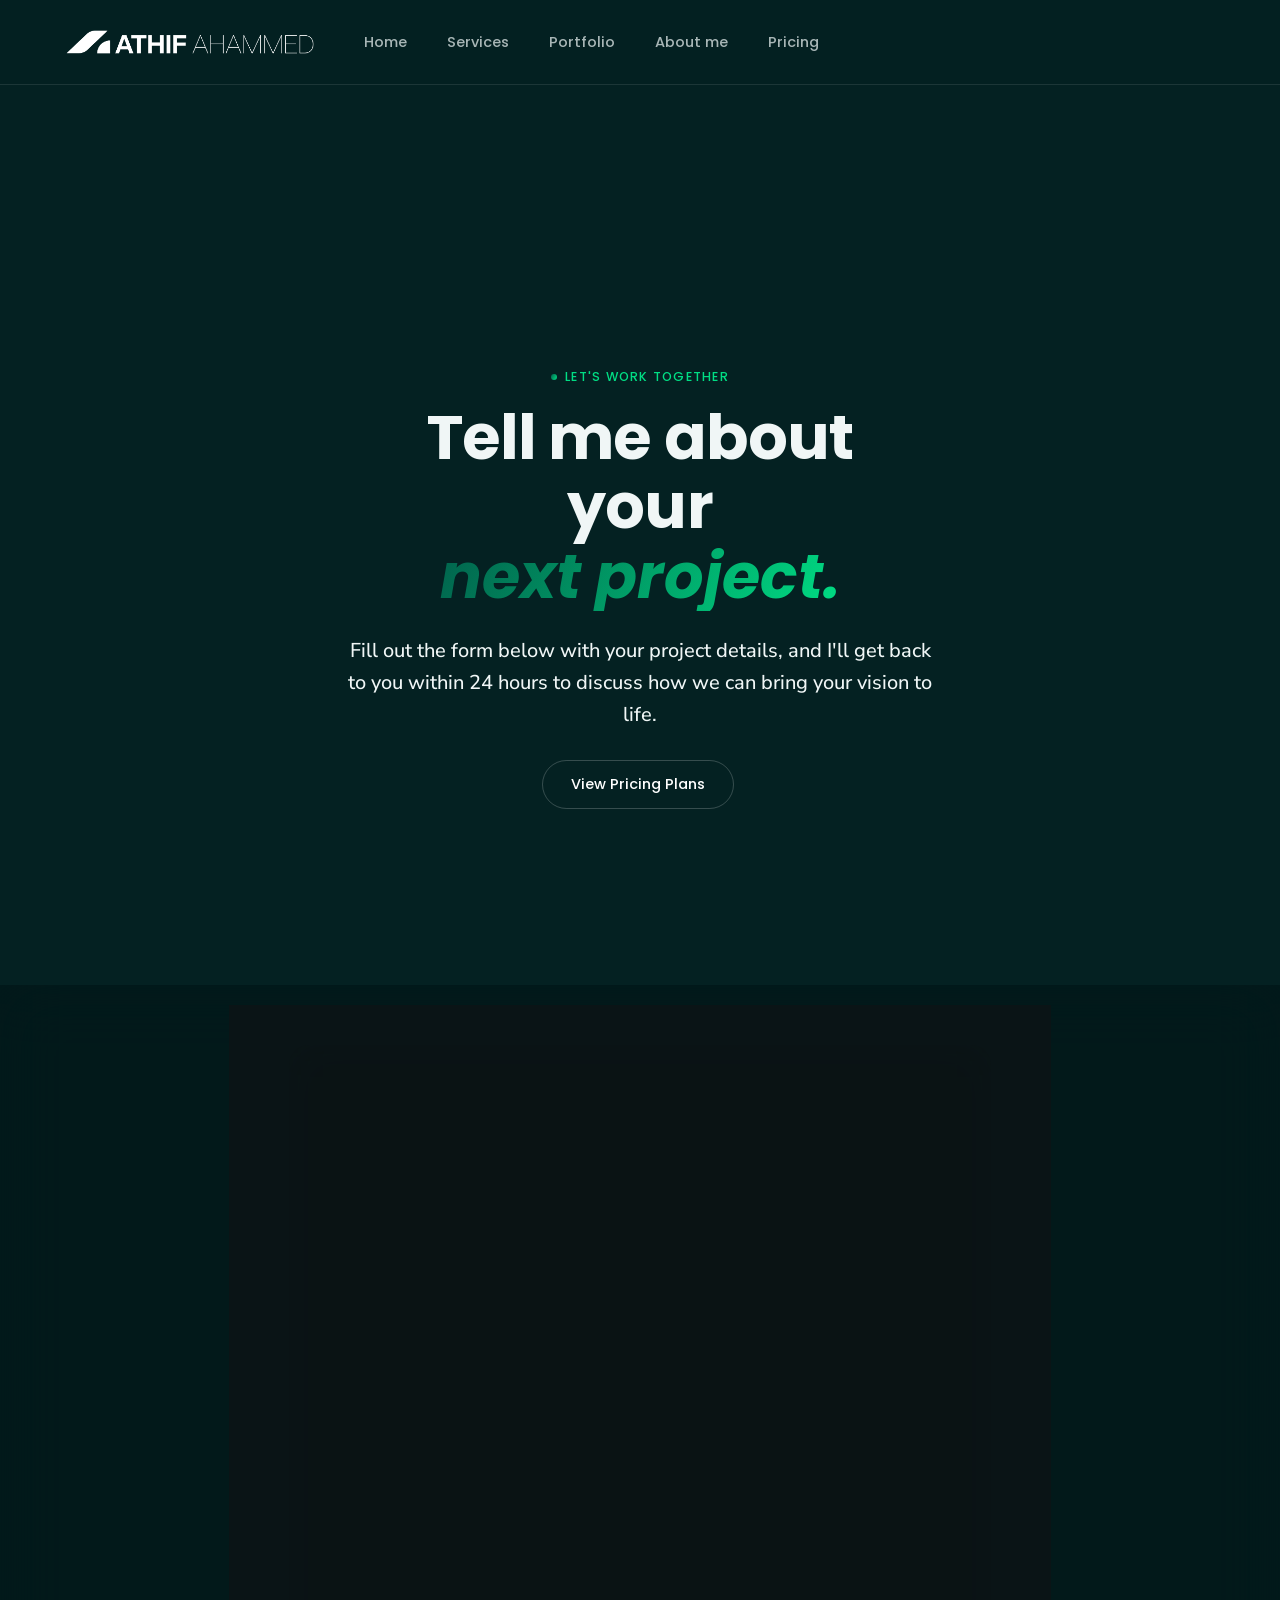
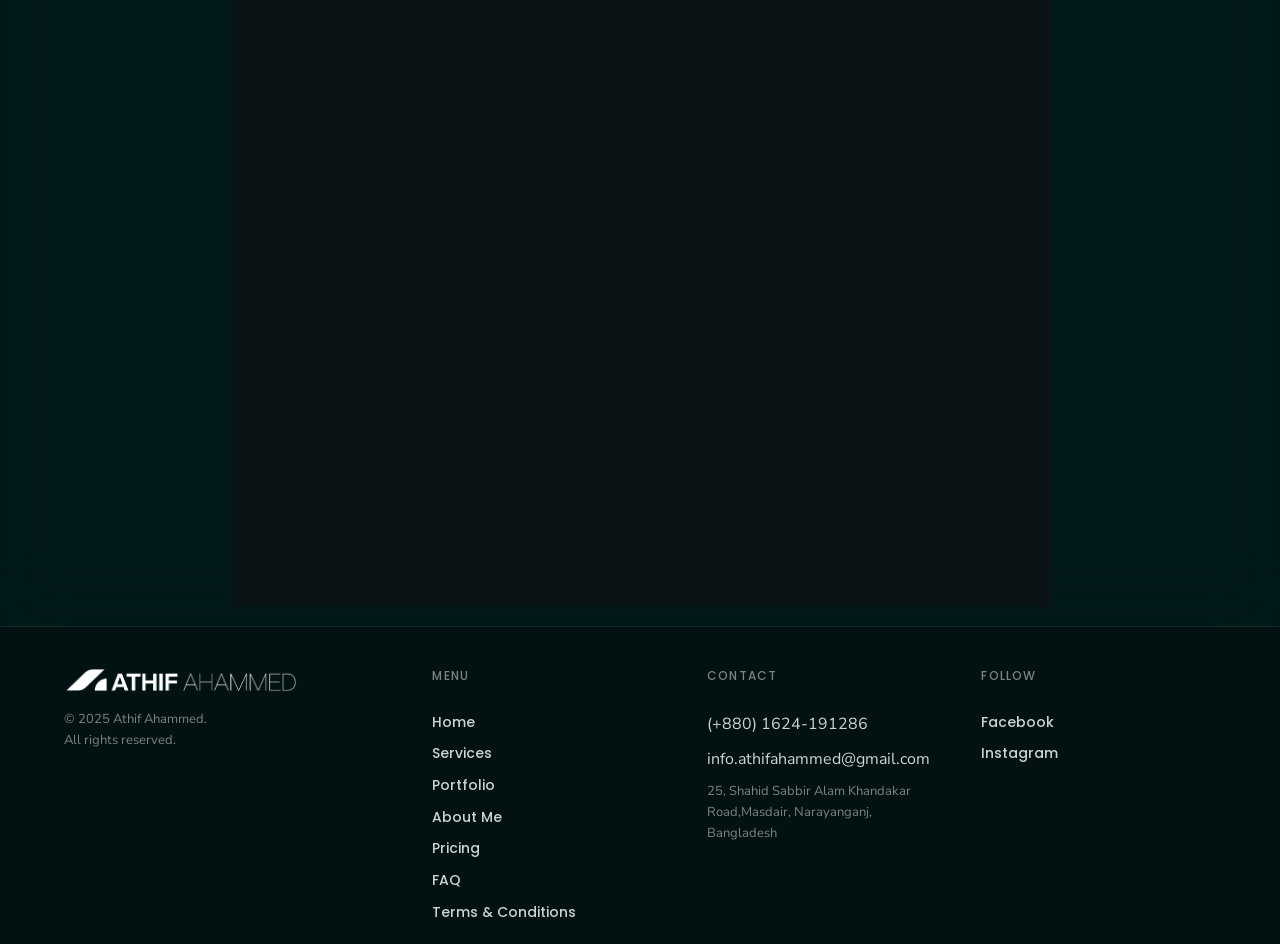
<file: start.html>
<!DOCTYPE html>
<html lang="en">
<head>
<meta charset="UTF-8">
<meta name="viewport" content="width=device-width, initial-scale=1.0">
<title>Athif Ahammed | Start a Project</title>
<link rel="preconnect" href="https://fonts.googleapis.com">
<link rel="preconnect" href="https://fonts.gstatic.com" crossorigin>
<link href="https://fonts.googleapis.com/css2?family=Nunito+Sans:opsz,wght@6..12,400;6..12,500;6..12,600;6..12,700&family=Poppins:wght@400;500;600;700;800&display=swap" rel="stylesheet"> 
<link rel="stylesheet" href="https://cdnjs.cloudflare.com/ajax/libs/font-awesome/6.4.0/css/all.min.css">
<link rel="icon" type="image/svg+xml" href="assets/favicon.svg">
<link rel="stylesheet" href="styles.css">
</head>
<body>

<!-- ==========================================
     Header
========================================== -->
<header class="site-header">
  <div class="container header-row">
    <a href="./" class="logo"><img class="logo-img" src="assets/logo-light.png" alt="Athif Ahammed"></a>
   <nav class="main-nav" id="main-nav">
      <a href="./" >Home</a>
      <a href="services-overview.html">Services</a>
      <a href="portfolio.html">Portfolio</a>
      <a href="about.html" >About me</a>
      <a href="pricing.html">Pricing</a>
    </nav>
    <button class="nav-toggle" id="navToggle" aria-label="Toggle menu"><span></span><span></span><span></span></button>
  </div>
</header>

<main>
  <!-- Hero Area -->
  <section class="section" style="padding-top: 150px; padding-bottom: 40px; display: flex; align-items: center;">
    <div class="container reveal" style="display: flex; flex-direction: column; align-items: center; justify-content: center; text-align: center; width: 100%;">
      
      <!-- Eyebrow explicit center -->
      <div style="display: flex; justify-content: center; width: 100%;">
        <p class="section-eyebrow">Let's Work Together</p>
      </div>
      
      <h1 class="hero-title" style="margin-top: 0; margin-bottom: 24px;">Tell me about your <br><span class="text-gradient">next project.</span></h1>
      
      <p class="body-text large-text" style="max-width: 600px; text-align: center; color: var(--ink-dim); margin: 0 auto;">
        Fill out the form below with your project details, and I'll get back to you within 24 hours to discuss how we can bring your vision to life.
        <div class="hero-actions" style="margin-top: 25px; display: flex; justify-content: center;">
  <a href="pricing.html" class="btn btn-secondary">View Pricing Plans</a>
</div>
      </p>

    </div>
  </section>

  <!-- ==========================================
       Project Form Section
  ========================================== -->
  <section class="section" style="padding-bottom: 100px;">
    <div class="container reveal" style="max-width: 750px;">
      
      <!-- Form Setup (Added ID for JS and removed default redirect) -->
      <form id="projectForm" action="https://api.web3forms.com/submit" method="POST" class="project-form">
        
        <input type="hidden" name="access_key" value="3daf8c11-0e73-46ae-b1db-a81798a6d5c2">

        <!-- ==============================
             Part 1: Client Information 
        =============================== -->
        <h3 class="form-section-title">1. Client Information</h3>
        <div class="form-grid">
          <!-- Full Name -->
          <div class="form-group">
            <label for="name">Full Name</label>
            <input type="text" id="name" name="name" class="form-control" placeholder="John Doe" required>
          </div>
          
          <!-- Email Address -->
          <div class="form-group">
            <label for="email">Email Address</label>
            <input type="email" id="email" name="email" class="form-control" placeholder="john@example.com" required>
          </div>

          <!-- Phone / WhatsApp -->
          <div class="form-group">
            <label for="phone">Phone / WhatsApp Number</label>
            <input type="tel" id="phone" name="phone" class="form-control" placeholder="+880 1XXX XXXXXX" required>
          </div>

          <!-- Company / Brand (Optional) -->
          <div class="form-group">
            <label for="company">Company / Brand Name (Optional)</label>
            <input type="text" id="company" name="company" class="form-control" placeholder="Your Brand Ltd.">
          </div>
        </div>

        <!-- ==============================
             Part 2: Project Details 
        =============================== -->
        <h3 class="form-section-title" style="margin-top: 40px;">2. Project Details</h3>
        <div class="form-grid">
          <!-- Service Category -->
          <div class="form-group">
            <label for="service">Select Service</label>
            <select id="service" name="service" class="form-control" required>
              <option value="" disabled selected>Select a service</option>
              <option value="Video Editing">Video Editing</option>
              <option value="Graphic Design">Graphic Design</option>
              <option value="Motion Graphics">Motion Graphics</option>
            </select>
          </div>

          <!-- Package Plan -->
          <div class="form-group">
            <label for="package">Select Plan</label>
            <select id="package" name="package" class="form-control" required>
              <option value="" disabled selected>Select a plan</option>
              <option value="Starter">Starter</option>
              <option value="Standard">Standard</option>
              <option value="Premium">Premium</option>
            </select>
          </div>

          <!-- Social Media Links (Must fill) -->
          <div class="form-group">
            <label for="social">Social Media Links</label>
            <input type="text" id="social" name="Social_Links" class="form-control" placeholder="FB / Insta / LinkedIn profile link" required>
          </div>

          <!-- How did you find me? (Must fill) -->
          <div class="form-group">
            <label for="source">How did you find me?</label>
            <select id="source" name="Source" class="form-control" required>
              <option value="" disabled selected>Select an option</option>
              <option value="Facebook">Facebook</option>
              <option value="Instagram">Instagram</option>
              <option value="LinkedIn">LinkedIn</option>
              <option value="Behance">Behance</option>
              <option value="Friend/Referral">Friend / Referral</option>
              <option value="Other">Other</option>
            </select>
          </div>
        </div>

        <!-- Project Description Textbox (Optional) -->
        <div class="form-group full-width" style="margin-top: 24px;">
          <label for="details">Anything else you want to share about the project? (Optional)</label>
          <textarea id="details" name="Project_Details" class="form-control" rows="4" placeholder="Tell me a bit about your project, goals, timeline, or any references..."></textarea>
        </div>

        <!-- ==============================
             Part 3: Agreement Checkbox 
        =============================== -->
        <div class="form-group full-width checkbox-group">
          <!-- checkbox must fill -->
          <input type="checkbox" id="terms" name="Terms_Agreed" value="Yes" required>
          <label for="terms">I have provided accurate project information and agree to the service terms.</label>
        </div>

        <!-- Submit Button & Terms Note -->
        <div class="form-submit" style="margin-top: 32px; text-align: center;">
          <button type="submit" class="btn btn-primary btn-lg" style="width: 100%; max-width: 320px; padding: 16px; font-size: 16px;">
            Submit Project Request <i class="fa-solid fa-paper-plane" style="margin-left: 8px;"></i>
          </button>
          
          <!-- Terms Warning Note -->
          <p style="margin-top: 20px; font-size: 12.5px; color: var(--ink-faint); line-height: 1.6; max-width: 500px; margin-left: auto; margin-right: auto;">
            Please read the <a href="terms.html" style="color: var(--c-mint); text-decoration: underline;">Terms & Conditions</a> carefully before submitting your order. By proceeding, you acknowledge and agree to all the terms mentioned. Once the project is confirmed, any issue arising from terms that were already stated will not be considered grounds for dispute or exception.
          </p>
        </div>

      </form>

    </div>
  </section>

  
  <!-- ==========================================
       Success Popup Modal (Progress Bar Style)
  ========================================== -->
  <div id="successModal" class="success-modal-overlay">
    <div class="success-modal">
      <div class="modal-icon"><i class="fa-solid fa-circle-check"></i></div>
      <h2 style="color: var(--c-light); margin-bottom: 12px;">Thank You!</h2>
      <p style="color: var(--ink-dim); font-size: 15px; margin-bottom: 24px; line-height: 1.6;">
        Your request has been successfully submitted. I will contact you within 24 hours to discuss the details and finalize the project.
      </p>
      
      <!-- Redirect text & Green shrinking line -->
      <p class="modal-redirect-text">Redirecting to Home page...</p>
      <div class="progress-bar-container">
        <div class="progress-bar-fill"></div>
      </div>
    </div>
  </div>

</main>
  <!-- ==========================================
     Footer (Fixed & Placed Properly)
========================================== -->
<footer class="site-footer">
  <div class="container footer-grid">
    <div class="footer-brand">
      <a href="./" class="logo"><img class="logo-img" src="[data-uri]" alt="Athif Ahammed"></a>
      <p>© 2025 Athif Ahammed.<br>All rights reserved.</p>
    </div>

   <div class="footer-col">
      <h4>Menu</h4>
      <a href="./">Home</a>
      <a href="services-overview.html">Services</a>
      <a href="portfolio.html">Portfolio</a>
      <a href="about.html">About Me</a>
      <a href="pricing.html">Pricing</a>
      <a href="faq.html">FAQ</a>
      <a href="terms.html">Terms &amp; Conditions</a>
    </div>

    <div class="footer-col">
      <h4>Contact</h4>
      <p>(+880) 1624-191286</p>
      <p>info.athifahammed@gmail.com</p>
      <span class="footer-address">25, Shahid Sabbir Alam Khandakar Road,Masdair, Narayanganj,<br> Bangladesh</span>
    </div>

    <div class="footer-col">
      <h4>Follow</h4>
      <a href="https://www.facebook.com/m.athif.ahammed" target="_blank" rel="noopener">Facebook</a>
      <a href="https://www.instagram.com/athif.ahammed_/" target="_blank" rel="noopener">Instagram</a>
    </div>
  </div>
</footer>

<script src="script.js"></script>
</body>
</html>
</file>
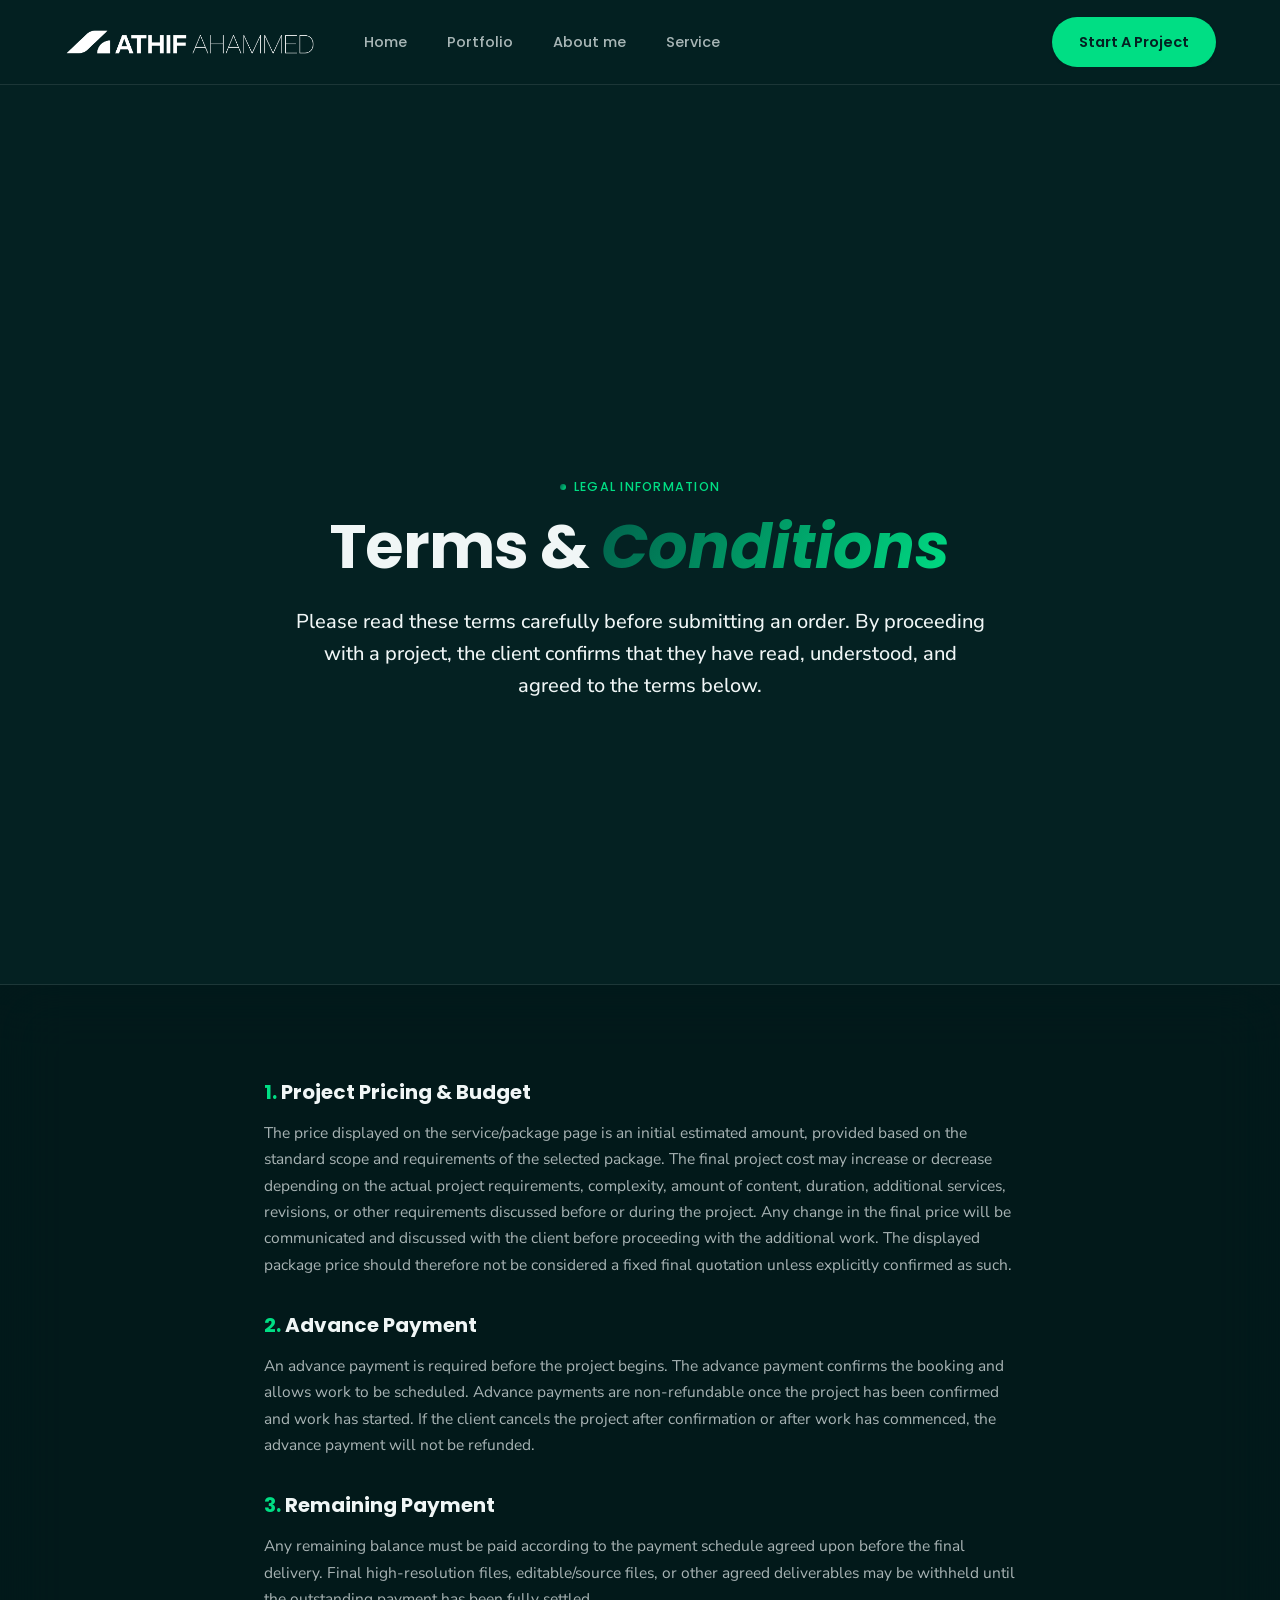
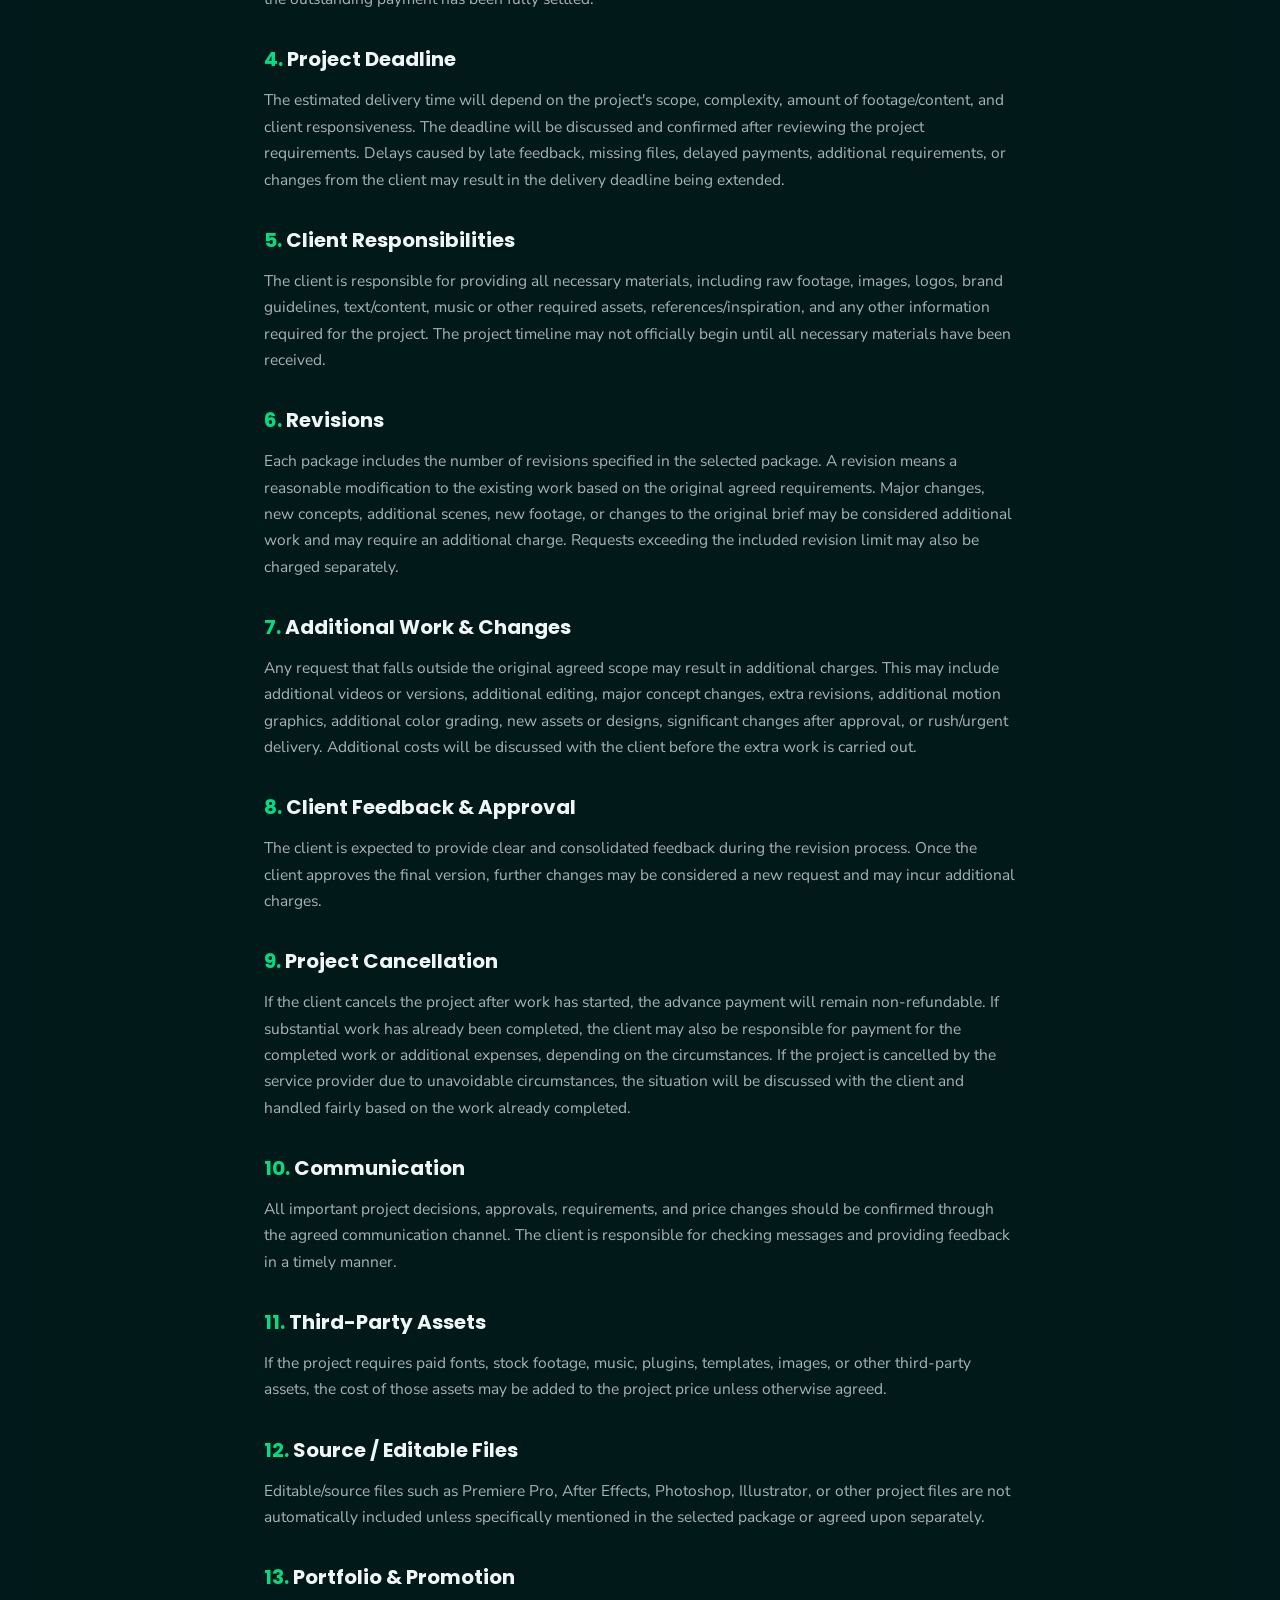
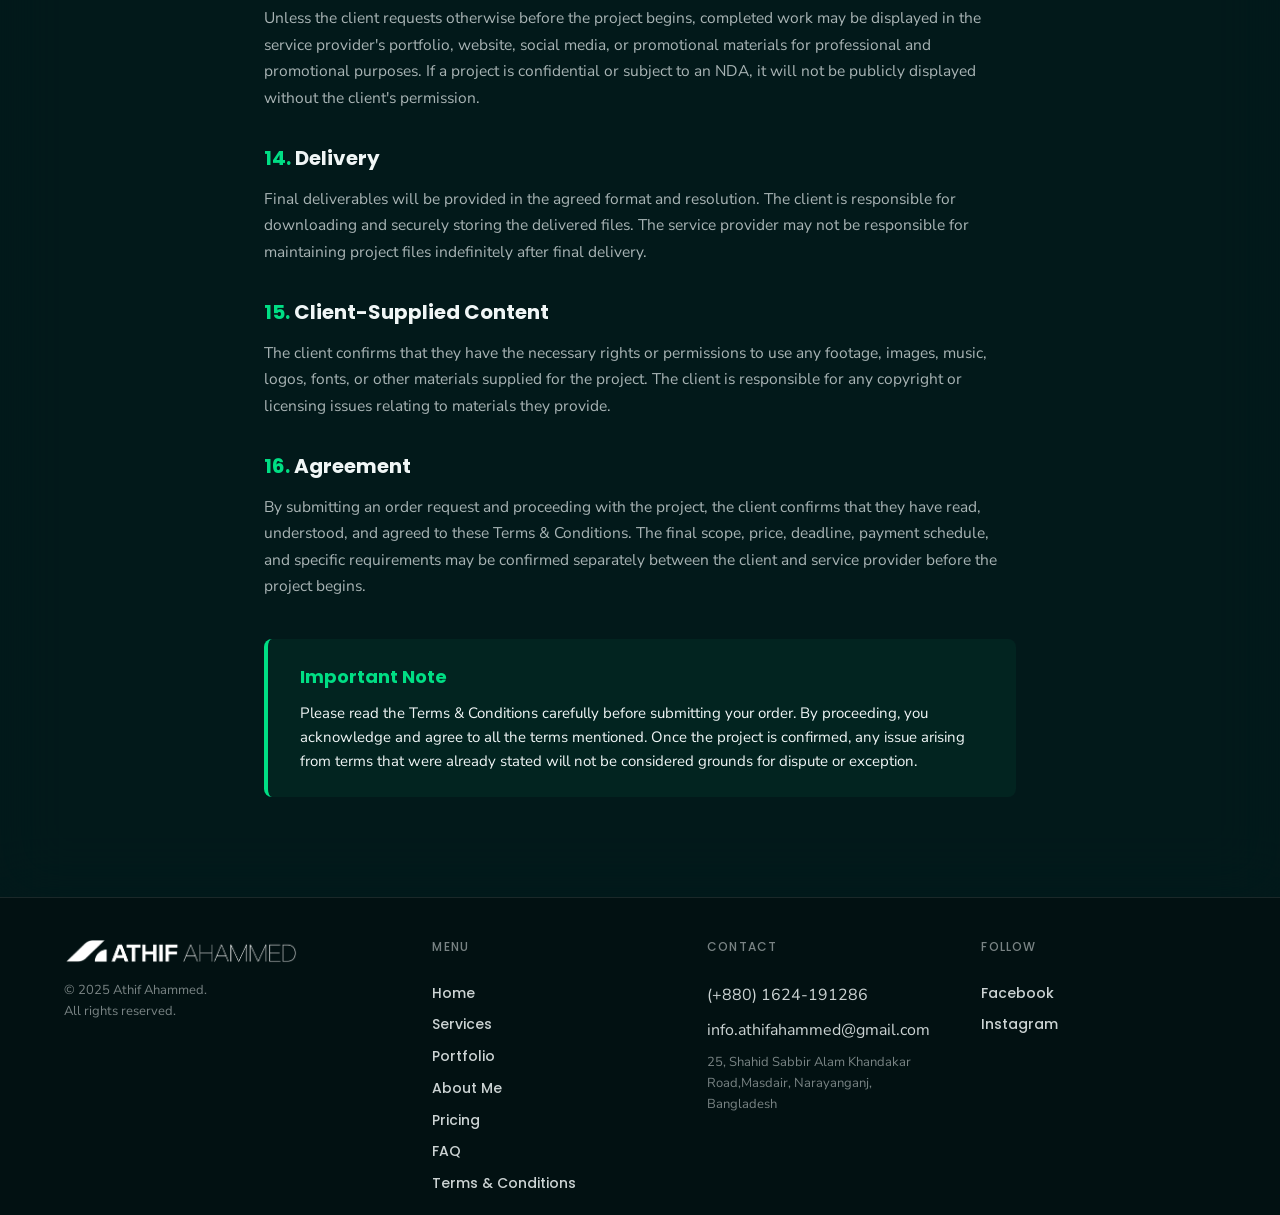
<file: terms.html>
<!DOCTYPE html>
<html lang="en">
<head>
<meta charset="UTF-8">
<meta name="viewport" content="width=device-width, initial-scale=1.0">
<title>Athif Ahammed | Terms & Conditions</title>
<link rel="preconnect" href="https://fonts.googleapis.com">
<link rel="preconnect" href="https://fonts.gstatic.com" crossorigin>
<link href="https://fonts.googleapis.com/css2?family=Nunito+Sans:opsz,wght@6..12,400;6..12,500;6..12,600;6..12,700&family=Poppins:wght@400;500;600;700;800&display=swap" rel="stylesheet"> 
<link rel="stylesheet" href="https://cdnjs.cloudflare.com/ajax/libs/font-awesome/6.4.0/css/all.min.css">
<link rel="icon" type="image/svg+xml" href="assets/favicon.svg">
<link rel="stylesheet" href="styles.css">
</head>
<body>

<!-- ==========================================
     Header
========================================== -->
<header class="site-header">
  <div class="container header-row">
    <a href="./" class="logo"><img class="logo-img" src="assets/logo-light.png" alt="Athif Ahammed"></a>
    <nav class="main-nav" id="main-nav">
      <a href="./">Home</a>
      <a href="portfolio.html">Portfolio</a>
      <a href="about.html">About me</a>
      <a href="pricing.html">Service</a>
    </nav>
    <a href="start.html" class="btn btn-primary header-cta">Start A Project</a>
    <button class="nav-toggle" id="navToggle" aria-label="Toggle menu"><span></span><span></span><span></span></button>
  </div>
</header>

<main>
  <!-- ==========================================
       Hero Section
  ========================================== -->
  <section class="section" style="padding-top: 150px; padding-bottom: 40px; display: flex; align-items: center; border-bottom: 1px solid var(--line);">
    <div class="container reveal" style="display: flex; flex-direction: column; align-items: center; justify-content: center; text-align: center; width: 100%;">
      
      <div style="display: flex; justify-content: center; width: 100%;">
        <p class="section-eyebrow">Legal Information</p>
      </div>
      
      <h1 class="hero-title" style="margin-top: 0; margin-bottom: 24px; max-width: 100%;">Terms & <span class="text-gradient">Conditions</span></h1>
      
      <p class="body-text large-text" style="max-width: 700px; text-align: center; color: var(--ink-dim); margin: 0 auto;">
        Please read these terms carefully before submitting an order. By proceeding with a project, the client confirms that they have read, understood, and agreed to the terms below.
      </p>

    </div>
  </section>

  <!-- ==========================================
       Terms Content Section
  ========================================== -->
  <section class="section" style="padding-top: 60px; padding-bottom: 100px;">
    <div class="container reveal" style="max-width: 800px; margin: 0 auto;">
      
      <!-- Term 1 -->
      <h3 style="color: var(--c-light); font-size: 20px; margin-top: 32px; margin-bottom: 12px; font-family: var(--font-display);"><span style="color: var(--c-mint);">1.</span> Project Pricing & Budget</h3>
      <p style="color: var(--ink-dim); font-size: 15.5px; line-height: 1.7; margin-bottom: 24px;">
        The price displayed on the service/package page is an initial estimated amount, provided based on the standard scope and requirements of the selected package. The final project cost may increase or decrease depending on the actual project requirements, complexity, amount of content, duration, additional services, revisions, or other requirements discussed before or during the project. Any change in the final price will be communicated and discussed with the client before proceeding with the additional work. The displayed package price should therefore not be considered a fixed final quotation unless explicitly confirmed as such.
      </p>

      <!-- Term 2 -->
      <h3 style="color: var(--c-light); font-size: 20px; margin-top: 32px; margin-bottom: 12px; font-family: var(--font-display);"><span style="color: var(--c-mint);">2.</span> Advance Payment</h3>
      <p style="color: var(--ink-dim); font-size: 15.5px; line-height: 1.7; margin-bottom: 24px;">
        An advance payment is required before the project begins. The advance payment confirms the booking and allows work to be scheduled. Advance payments are non-refundable once the project has been confirmed and work has started. If the client cancels the project after confirmation or after work has commenced, the advance payment will not be refunded.
      </p>

      <!-- Term 3 -->
      <h3 style="color: var(--c-light); font-size: 20px; margin-top: 32px; margin-bottom: 12px; font-family: var(--font-display);"><span style="color: var(--c-mint);">3.</span> Remaining Payment</h3>
      <p style="color: var(--ink-dim); font-size: 15.5px; line-height: 1.7; margin-bottom: 24px;">
        Any remaining balance must be paid according to the payment schedule agreed upon before the final delivery. Final high-resolution files, editable/source files, or other agreed deliverables may be withheld until the outstanding payment has been fully settled.
      </p>

      <!-- Term 4 -->
      <h3 style="color: var(--c-light); font-size: 20px; margin-top: 32px; margin-bottom: 12px; font-family: var(--font-display);"><span style="color: var(--c-mint);">4.</span> Project Deadline</h3>
      <p style="color: var(--ink-dim); font-size: 15.5px; line-height: 1.7; margin-bottom: 24px;">
        The estimated delivery time will depend on the project's scope, complexity, amount of footage/content, and client responsiveness. The deadline will be discussed and confirmed after reviewing the project requirements. Delays caused by late feedback, missing files, delayed payments, additional requirements, or changes from the client may result in the delivery deadline being extended.
      </p>

      <!-- Term 5 -->
      <h3 style="color: var(--c-light); font-size: 20px; margin-top: 32px; margin-bottom: 12px; font-family: var(--font-display);"><span style="color: var(--c-mint);">5.</span> Client Responsibilities</h3>
      <p style="color: var(--ink-dim); font-size: 15.5px; line-height: 1.7; margin-bottom: 24px;">
        The client is responsible for providing all necessary materials, including raw footage, images, logos, brand guidelines, text/content, music or other required assets, references/inspiration, and any other information required for the project. The project timeline may not officially begin until all necessary materials have been received.
      </p>

      <!-- Term 6 -->
      <h3 style="color: var(--c-light); font-size: 20px; margin-top: 32px; margin-bottom: 12px; font-family: var(--font-display);"><span style="color: var(--c-mint);">6.</span> Revisions</h3>
      <p style="color: var(--ink-dim); font-size: 15.5px; line-height: 1.7; margin-bottom: 24px;">
        Each package includes the number of revisions specified in the selected package. A revision means a reasonable modification to the existing work based on the original agreed requirements. Major changes, new concepts, additional scenes, new footage, or changes to the original brief may be considered additional work and may require an additional charge. Requests exceeding the included revision limit may also be charged separately.
      </p>

      <!-- Term 7 -->
      <h3 style="color: var(--c-light); font-size: 20px; margin-top: 32px; margin-bottom: 12px; font-family: var(--font-display);"><span style="color: var(--c-mint);">7.</span> Additional Work & Changes</h3>
      <p style="color: var(--ink-dim); font-size: 15.5px; line-height: 1.7; margin-bottom: 24px;">
        Any request that falls outside the original agreed scope may result in additional charges. This may include additional videos or versions, additional editing, major concept changes, extra revisions, additional motion graphics, additional color grading, new assets or designs, significant changes after approval, or rush/urgent delivery. Additional costs will be discussed with the client before the extra work is carried out.
      </p>

      <!-- Term 8 -->
      <h3 style="color: var(--c-light); font-size: 20px; margin-top: 32px; margin-bottom: 12px; font-family: var(--font-display);"><span style="color: var(--c-mint);">8.</span> Client Feedback & Approval</h3>
      <p style="color: var(--ink-dim); font-size: 15.5px; line-height: 1.7; margin-bottom: 24px;">
        The client is expected to provide clear and consolidated feedback during the revision process. Once the client approves the final version, further changes may be considered a new request and may incur additional charges.
      </p>

      <!-- Term 9 -->
      <h3 style="color: var(--c-light); font-size: 20px; margin-top: 32px; margin-bottom: 12px; font-family: var(--font-display);"><span style="color: var(--c-mint);">9.</span> Project Cancellation</h3>
      <p style="color: var(--ink-dim); font-size: 15.5px; line-height: 1.7; margin-bottom: 24px;">
        If the client cancels the project after work has started, the advance payment will remain non-refundable. If substantial work has already been completed, the client may also be responsible for payment for the completed work or additional expenses, depending on the circumstances. If the project is cancelled by the service provider due to unavoidable circumstances, the situation will be discussed with the client and handled fairly based on the work already completed.
      </p>

      <!-- Term 10 -->
      <h3 style="color: var(--c-light); font-size: 20px; margin-top: 32px; margin-bottom: 12px; font-family: var(--font-display);"><span style="color: var(--c-mint);">10.</span> Communication</h3>
      <p style="color: var(--ink-dim); font-size: 15.5px; line-height: 1.7; margin-bottom: 24px;">
        All important project decisions, approvals, requirements, and price changes should be confirmed through the agreed communication channel. The client is responsible for checking messages and providing feedback in a timely manner.
      </p>

      <!-- Term 11 -->
      <h3 style="color: var(--c-light); font-size: 20px; margin-top: 32px; margin-bottom: 12px; font-family: var(--font-display);"><span style="color: var(--c-mint);">11.</span> Third-Party Assets</h3>
      <p style="color: var(--ink-dim); font-size: 15.5px; line-height: 1.7; margin-bottom: 24px;">
        If the project requires paid fonts, stock footage, music, plugins, templates, images, or other third-party assets, the cost of those assets may be added to the project price unless otherwise agreed.
      </p>

      <!-- Term 12 -->
      <h3 style="color: var(--c-light); font-size: 20px; margin-top: 32px; margin-bottom: 12px; font-family: var(--font-display);"><span style="color: var(--c-mint);">12.</span> Source / Editable Files</h3>
      <p style="color: var(--ink-dim); font-size: 15.5px; line-height: 1.7; margin-bottom: 24px;">
        Editable/source files such as Premiere Pro, After Effects, Photoshop, Illustrator, or other project files are not automatically included unless specifically mentioned in the selected package or agreed upon separately.
      </p>

      <!-- Term 13 -->
      <h3 style="color: var(--c-light); font-size: 20px; margin-top: 32px; margin-bottom: 12px; font-family: var(--font-display);"><span style="color: var(--c-mint);">13.</span> Portfolio & Promotion</h3>
      <p style="color: var(--ink-dim); font-size: 15.5px; line-height: 1.7; margin-bottom: 24px;">
        Unless the client requests otherwise before the project begins, completed work may be displayed in the service provider's portfolio, website, social media, or promotional materials for professional and promotional purposes. If a project is confidential or subject to an NDA, it will not be publicly displayed without the client's permission.
      </p>

      <!-- Term 14 -->
      <h3 style="color: var(--c-light); font-size: 20px; margin-top: 32px; margin-bottom: 12px; font-family: var(--font-display);"><span style="color: var(--c-mint);">14.</span> Delivery</h3>
      <p style="color: var(--ink-dim); font-size: 15.5px; line-height: 1.7; margin-bottom: 24px;">
        Final deliverables will be provided in the agreed format and resolution. The client is responsible for downloading and securely storing the delivered files. The service provider may not be responsible for maintaining project files indefinitely after final delivery.
      </p>

      <!-- Term 15 -->
      <h3 style="color: var(--c-light); font-size: 20px; margin-top: 32px; margin-bottom: 12px; font-family: var(--font-display);"><span style="color: var(--c-mint);">15.</span> Client-Supplied Content</h3>
      <p style="color: var(--ink-dim); font-size: 15.5px; line-height: 1.7; margin-bottom: 24px;">
        The client confirms that they have the necessary rights or permissions to use any footage, images, music, logos, fonts, or other materials supplied for the project. The client is responsible for any copyright or licensing issues relating to materials they provide.
      </p>

      <!-- Term 16 -->
      <h3 style="color: var(--c-light); font-size: 20px; margin-top: 32px; margin-bottom: 12px; font-family: var(--font-display);"><span style="color: var(--c-mint);">16.</span> Agreement</h3>
      <p style="color: var(--ink-dim); font-size: 15.5px; line-height: 1.7; margin-bottom: 40px;">
        By submitting an order request and proceeding with the project, the client confirms that they have read, understood, and agreed to these Terms & Conditions. The final scope, price, deadline, payment schedule, and specific requirements may be confirmed separately between the client and service provider before the project begins.
      </p>

      <!-- Important Note Highlight Box -->
      <div style="background: rgba(0, 222, 132, 0.05); border-left: 4px solid var(--c-mint); padding: 24px 32px; border-radius: 8px; margin-top: 24px;">
        <h4 style="color: var(--c-mint); font-family: var(--font-display); font-size: 18px; margin-bottom: 10px;">Important Note</h4>
        <p style="color: var(--c-light); font-size: 15px; line-height: 1.6; margin: 0;">
          Please read the Terms & Conditions carefully before submitting your order. By proceeding, you acknowledge and agree to all the terms mentioned. Once the project is confirmed, any issue arising from terms that were already stated will not be considered grounds for dispute or exception.
        </p>
      </div>

    </div>
  </section>
</main>

<!-- ==========================================
     Footer
========================================== -->
<footer class="site-footer">
  <div class="container footer-grid">
    <div class="footer-brand">
      <a href="./" class="logo"><img class="logo-img" src="[data-uri]" alt="Athif Ahammed"></a>
      <p>© 2025 Athif Ahammed.<br>All rights reserved.</p>
    </div>

    <div class="footer-col">
      <h4>Menu</h4>
      <a href="./">Home</a>
      <a href="services-overview.html">Services</a>
      <a href="portfolio.html">Portfolio</a>
      <a href="about.html">About Me</a>
      <a href="pricing.html">Pricing</a>
      <a href="faq.html">FAQ</a>
      <a href="terms.html">Terms &amp; Conditions</a>
    </div>
    
    <div class="footer-col">
      <h4>Contact</h4>
      <p>(+880) 1624-191286</p>
      <p>info.athifahammed@gmail.com</p>
      <span class="footer-address">25, Shahid Sabbir Alam Khandakar Road,Masdair, Narayanganj,<br> Bangladesh</span>
    </div>

    <div class="footer-col">
      <h4>Follow</h4>
      <a href="https://www.facebook.com/m.athif.ahammed" target="_blank" rel="noopener">Facebook</a>
      <a href="https://www.instagram.com/athif.ahammed_/" target="_blank" rel="noopener">Instagram</a>
    </div>
  </div>
</footer>

<script src="script.js"></script>
</body>
</html>
</file>
<file: styles.css>
/* =====================================================================
   Athif Ahammed — portfolio
   Strict rule: strictly 4 brand colors used (Dark Theme) + Brand Fonts
   ===================================================================== */

:root{
  /* ---- brand palette (only these four) ---- */
  --c-dark:    #042122;
  --c-teal:    #01624c;
  --c-mint:    #00de84;
  --c-light:   #f0f6f6;

  /* ---- roles for Dark Theme ---- */
  --bg:      var(--c-dark);
  --surface: rgba(240, 246, 246, 0.03);      /* Faint light for cards */
  --band:    rgba(1, 98, 76, 0.15);          /* Subtle teal band for alternating sections */
  --ink:     var(--c-light);                 /* Light text on dark bg */
  --ink-dim: rgba(240, 246, 246, 0.7);       /* Dimmed light text */
  --ink-faint: rgba(240, 246, 246, 0.4);
  --line:    rgba(240, 246, 246, 0.1);
  --line-strong: rgba(240, 246, 246, 0.2);
  --on-dark: var(--c-dark);          
  --on-dark-dim: rgba(4, 33, 34, 0.8);
  --accent:  var(--c-mint);
  --gradient: linear-gradient(120deg, var(--c-teal) 0%, var(--c-mint) 100%);

  --radius-lg: 28px;
  --radius: 18px;
  --radius-sm: 10px;
  --radius-pill: 999px;

  /* ---- Brand Fonts ---- */
  --font-display: 'Poppins', sans-serif;
  --font-body: 'Nunito Sans', sans-serif;
  --font-mono: 'Poppins', sans-serif; /* Replaced the old monospace font to stick strictly to your brand fonts */
  
  --container: 1200px;

  --shadow-sm: 0 1px 2px rgba(4,33,34,.5), 0 1px 1px rgba(4,33,34,.3);
  --shadow-md: 0 12px 32px -12px rgba(4,33,34,.6);
  --shadow-lg: 0 24px 60px -20px rgba(4,33,34,.8);
}

*{ box-sizing: border-box; margin:0; padding:0; }
html{ scroll-behavior: smooth; }
body{
  background: var(--bg);
  color: var(--ink);
  font-family: var(--font-body);
  line-height: 1.55;
  -webkit-font-smoothing: antialiased;
  overflow-x: hidden;
}
img{ max-width:100%; display:block; }
a{ color:inherit; text-decoration:none; }
.container{ max-width: var(--container); margin: 0 auto; padding: 0 24px; }

::selection{ background: var(--c-mint); color: var(--c-dark); }
a:focus-visible, button:focus-visible, input:focus-visible{
  outline: 2px solid var(--c-mint);
  outline-offset: 3px;
}

/* ===== Header ===== */
.site-header{
  position: sticky; top:0; z-index: 50;
  background: rgba(4, 33, 34, 0.86); /* Dark background with blur */
  backdrop-filter: blur(12px);
  border-bottom: 1px solid var(--line);
}
.header-row{ display:flex; align-items:center; gap: 32px; height: 84px; }
.logo{ display:flex; align-items:center; white-space: nowrap; }
.logo-img{ height: 28px; width: auto; display:block; filter: brightness(0) invert(1); } /* Make logo white for dark theme */
.footer-brand .logo-img{ height: 26px; }

.main-nav{ display:flex; gap: 8px; margin-right: auto; }
.main-nav a{
  font-family: var(--font-display);
  font-size: 14.5px; font-weight: 500;
  color: var(--ink-dim);
  padding: 9px 16px;
  border-radius: var(--radius-pill);
  transition: color .15s, background .15s;
}
.main-nav a:hover{ color: var(--ink); background: rgba(240, 246, 246, 0.05); }
.main-nav a.active{ color: var(--ink); background: rgba(0, 222, 132, 0.15); }

.header-cta{ white-space: nowrap; }
.nav-toggle{
  display:none; flex-direction:column; gap:5px;
  background:none; border:none; cursor:pointer; padding: 8px;
}
.nav-toggle span{ width:22px; height:2px; background: var(--ink); display:block; }

/* ===== Buttons ===== */
.btn{
  display:inline-flex; align-items:center; justify-content:center;
  font-family: var(--font-display);
  font-size: 14.5px; font-weight: 600;
  padding: 13px 26px;
  border-radius: var(--radius-pill);
  border: 1.5px solid transparent;
  transition: transform .15s ease, background .15s ease, color .15s ease, border-color .15s ease, box-shadow .15s ease;
  cursor: pointer;
}
.btn:hover{ transform: translateY(-2px); }
.btn-primary{ background: var(--c-mint); color: var(--c-dark); box-shadow: var(--shadow-sm); }
.btn-primary:hover{ background: var(--c-light); }
.btn-outline{ border-color: var(--line-strong); color: var(--ink); background: transparent; }
.btn-outline:hover{ border-color: var(--c-mint); color: var(--c-mint); }
.btn-ghost{ color: var(--ink-dim); font-size: 14px; padding: 10px 16px; }
.btn-ghost:hover{ color: var(--c-mint); }
.btn-gradient{ background: var(--gradient); color: var(--c-dark); box-shadow: var(--shadow-md); }
.btn-gradient:hover{ filter: brightness(1.15); }
.btn-invert{ background: var(--c-dark); color: var(--c-mint); box-shadow: var(--shadow-md); }
.btn-invert:hover{ background: var(--c-teal); color: var(--c-light); }
.btn-lg{ padding: 16px 32px; font-size: 15px; }

/* ===== Reveal on scroll / load ===== */
.reveal{ opacity:0; transform: translateY(20px); transition: opacity .7s ease, transform .7s ease; }
.reveal.in-view{ opacity:1; transform: translateY(0); }
.eyebrow.reveal{ transition-delay: .05s; }
.hero-title.reveal{ transition-delay: .18s; }
.hero-sub.reveal{ transition-delay: .34s; }
.hero-actions.reveal{ transition-delay: .48s; }
.hero-stats-row.reveal{ transition-delay: .62s; }
.hero-illustration.reveal{ transition-delay: .3s; }

/* ===== Eyebrows / section titles ===== */
.eyebrow, .section-eyebrow{
  font-family: var(--font-mono);
  font-weight: 500;
  font-size: 12.5px;
  letter-spacing: .1em;
  text-transform: uppercase;
  color: var(--c-mint);
  margin-bottom: 16px;
  display:inline-block;
}
.eyebrow::before, .section-eyebrow::before{
  content: ''; display:inline-block; width:6px; height:6px; border-radius:50%;
  background: var(--gradient); margin-right: 8px; transform: translateY(-1px);
}
.section-title{
  font-family: var(--font-display);
  font-weight: 700;
  font-size: clamp(28px, 3.6vw, 46px);
  line-height: 1.18;
  letter-spacing: -.01em;
  color: var(--ink);
  max-width: 22ch;
}
.section-title.small{ font-size: clamp(18px,2vw,22px); font-weight:500; color: var(--ink-dim); max-width: 46ch; }

/* ===== Hero ===== */
.hero{ min-height: 94vh; display:flex; align-items:center; padding: 110px 0 60px; }
.hero-grid{ display:grid; grid-template-columns: 1.15fr .85fr; gap: 40px; align-items:center; }
.hero-full{ text-align: left; }
.hero-copy-wide{ max-width: 720px; }
.hero-title-lg{ font-size: clamp(44px, 6.2vw, 78px); max-width: 15ch; padding-right: .05em; }
.hero-title{
  font-family: var(--font-display);
  font-weight: 700;
  font-size: clamp(38px, 5vw, 62px);
  line-height: 1.12;
  letter-spacing: -.015em;
  color: var(--ink);
  max-width: 14ch;
}
.hero-title .text-gradient{
  background: var(--gradient);
  -webkit-background-clip: text; background-clip: text;
  color: transparent;
  font-style: italic;
  letter-spacing: 0;
  padding-right: .1em;
  margin-right: -.1em;
  display: inline-block;
}
.hero-sub{ margin-top: 22px; font-size: 18px; color: var(--ink-dim); max-width: 46ch; }
.hero-sub-lg{ font-size: 21px; max-width: 54ch; }
.hero-actions{ display:flex; gap:14px; margin-top: 34px; flex-wrap: wrap; padding: 4px 4px 4px 0; }
.hero-stats-row{ display:flex; gap: 48px; margin-top: 56px; flex-wrap: wrap; }
.hero-stats-row .stat{ padding:0; margin:0; border:none; }

/* Hero illustration */
.hero-illustration{ position:relative; height: 420px; }
.hero-illustration .hero-blob{
  position:absolute; inset: 12%;
  background: var(--gradient);
  filter: blur(70px);
  opacity: .38;
  border-radius: 50%;
  animation: heroPulse 7s ease-in-out infinite;
}
.hero-orb{
  position:absolute; top:50%; left:50%;
  width: 100px; height:100px; margin: -50px 0 0 -50px;
  border-radius: 50%;
  background: var(--gradient);
  display:flex; align-items:center; justify-content:center;
  color: var(--c-dark);
  box-shadow: var(--shadow-lg);
  z-index: 2;
}
.orbit{
  position:absolute; top:50%; left:50%;
  border: 1.5px dashed rgba(0,222,132,.32);
  border-radius: 50%;
  transform: translate(-50%,-50%);
}
.orbit-1{ width: 230px; height:230px; animation: heroSpin 20s linear infinite; }
.orbit-2{ width: 330px; height:330px; border-color: rgba(1,98,76,.5); animation: heroSpin 28s linear infinite reverse; }
.orbit-dot{
  position:absolute; top:-5px; left:50%;
  width:10px; height:10px; margin-left:-5px;
  border-radius:50%; background: var(--c-mint);
  box-shadow: 0 0 0 5px rgba(0,222,132,.16);
}
.float-shape{ position:absolute; border-radius: 30%; background: var(--gradient); opacity:.55; }
.shape-a{ width:26px; height:26px; top:10%; left:8%; animation: heroFloat 5s ease-in-out infinite; }
.shape-b{ width:16px; height:16px; bottom:14%; right:10%; border-radius:50%; animation: heroFloat 6s ease-in-out infinite 1s; }
.shape-c{ width:20px; height:20px; top:62%; left:2%; animation: heroFloat 7s ease-in-out infinite .5s; }

@keyframes heroSpin{ to{ transform: translate(-50%,-50%) rotate(360deg); } }
@keyframes heroFloat{ 0%,100%{ transform: translateY(0); } 50%{ transform: translateY(-14px); } }
@keyframes heroPulse{ 0%,100%{ transform: scale(1); opacity:.38; } 50%{ transform: scale(1.07); opacity:.5; } }

/* ===== Sections ===== */
.section{ padding: 60px 0; min-height: auto; display:flex; align-items:center; }
.section > .container{ width: 100%; }
main > section:nth-of-type(odd){ background: var(--bg); }
main > section:nth-of-type(even){ background: var(--band); }
.section-head-row{ display:flex; justify-content:space-between; align-items:flex-end; gap: 24px; flex-wrap:wrap; margin-bottom: 50px; }

/* ===== Services ===== */
.services-grid{ display:grid; grid-template-columns: repeat(3,1fr); gap: 24px; }
.service-card{
  background: var(--surface);
  border: 1px solid var(--line);
  border-radius: var(--radius);
  padding: 36px 30px;
  transition: transform .2s ease, box-shadow .2s ease, border-color .2s ease;
}
.service-card:hover{ transform: translateY(-4px); box-shadow: var(--shadow-md); border-color: var(--line-strong); }
.service-icon{
  width: 52px; height:52px; border-radius: 14px;
  background: var(--gradient);
  display:flex; align-items:center; justify-content:center;
  color: var(--c-dark); margin-bottom: 22px;
}
.service-card h3{ font-family: var(--font-display); font-size: 21px; margin-bottom: 10px; }
.service-card p{ color: var(--ink-dim); font-size: 15px; margin-bottom: 18px; }
.service-link{ font-family: var(--font-display); font-size: 14px; font-weight:600; color: var(--c-mint); display:inline-flex; align-items:center; gap:6px; }
.service-link:hover{ gap: 10px; color: var(--c-light); }

/* ===== Portrait Frame (Who I Am) ===== */
.portrait-frame { 
  position: relative; 
  border-radius: var(--radius-lg); 
  overflow: hidden; 
  box-shadow: var(--shadow-lg);
  aspect-ratio: 4 / 5;
  max-width: 420px;
  margin: 0 auto;
  border: 1px solid var(--line-strong);
  
  /* Apply continuous floating animation */
  animation: cardFloat 4s ease-in-out infinite; /* Slightly slower (6s) for a premium, calm feel */
}

/* Pause the animation when mouse hovers over the picture */
.portrait-frame:hover {
  animation-play-state: paused;
}

.portrait-frame img { 
  width: 100%; 
  height: 100%; 
  object-fit: cover; 
}

.portrait-frame::after {
  content: ''; 
  position: absolute; 
  inset: 0;
  /* Adds a smooth dark fade at the bottom so it blends with the background */
  background: linear-gradient(180deg, rgba(4, 33, 34, 0) 60%, rgba(4, 33, 34, 0.85) 100%);
}


/* Transparent play button */
.play-btn{
  position:absolute; top:50%; left:50%; transform: translate(-50%,-50%); z-index:1;
  width: 80px; height:80px; border-radius:50%;
  background: rgba(1, 98, 76, 0.5); /* Transparent Teal */
  backdrop-filter: blur(6px); /* Glass Blur Effect */
  color: var(--c-light);
  display:flex; align-items:center; justify-content:center;
  box-shadow: var(--shadow-lg);
  transition: transform .2s ease, background .2s ease;
}
.play-btn:hover{ 
  transform: translate(-50%,-50%) scale(1.08); 
  background: rgba(1, 98, 76, 0.75); 
}

/* ===== Who I Am ===== */
.who-grid{ display:grid; grid-template-columns: 1fr 1fr; gap: 56px; align-items:center; }
.who-media{ position:relative; }
.body-text{ color: var(--ink-dim); font-size: 16.5px; margin-top: 18px; max-width: 54ch; }
.stats-strip{ display:flex; margin-top: 40px; border-top: 1px solid var(--line); padding-top: 28px; }
.stat{ padding-right: 32px; margin-right: 32px; border-right: 1px solid var(--line); }
.stat:last-child{ border-right:none; margin-right:0; padding-right:0; }
.stat-num{
  display:block; font-family: var(--font-display); font-weight:700;
  font-size: 32px; color: var(--c-mint);
}
.stat-label{ display:block; font-size: 13px; color: var(--ink-dim); margin-top: 4px; }

/* ===== Clients ===== */
.clients-row{
  display:flex; 
  flex-wrap:wrap; 
  justify-content:center; /* Ekhane center kora hoyeche jate majhkhan theke show kore */
  align-items:center;
  gap: 56px; 
  margin-top: 40px;
}

.clients-row img{ 
  height: 100px; 
  width: auto; 
  max-width: 180px;
  opacity: 0.5; 
  filter: brightness(0) invert(1); 
  transition: opacity .3s ease, transform .3s ease; 
}

.clients-row a:hover img{ 
  opacity: 1; 
  filter: brightness(0) invert(1); 
  transform: translateY(-4px); 
}



/* ==============================================
   Featured Projects - Individual 3D Flip Cards
   ============================================== */
.projects-grid { 
  display: grid; 
  grid-template-columns: repeat(4, 1fr); 
  gap: 24px; 
}

/* Continuous Floating Animation */
@keyframes cardFloat {
  0%, 100% { transform: translateY(0); }
  50%      { transform: translateY(-8px); }
}

/* Individual Flip Container */
.project-flip-card {
  perspective: 2000px;
  width: 100%;
  aspect-ratio: 4/5;
  animation: cardFloat 5s ease-in-out infinite;
}

/* Staggered delay for the float wave */
.project-flip-card:nth-child(1) { animation-delay: 0s; }
.project-flip-card:nth-child(2) { animation-delay: 1.2s; }
.project-flip-card:nth-child(3) { animation-delay: 2.4s; }
.project-flip-card:nth-child(4) { animation-delay: 3.6s; }

/* Pause float and add slight lift on hover */
.project-flip-card:hover {
  animation-play-state: paused;
}

/* Inner wrapper that rotates */
.project-flip-inner {
  position: relative;
  width: 100%;
  height: 100%;
  transition: transform 1.2s cubic-bezier(0.4, 0, 0.2, 1);
  transform-style: preserve-3d;
}

.project-flip-inner.is-flipped {
  transform: rotateY(180deg);
}

/* Front and Back positioning (Forces them to perfectly overlap) */
.project-front, .project-back {
  position: absolute;
  top: 0;
  left: 0;
  width: 100%;
  height: 100%;
  -webkit-backface-visibility: hidden;
  backface-visibility: hidden;
}

.project-back {
  transform: rotateY(180deg);
}

/* Base Card Styling */
.project-card {
  border-radius: var(--radius);
  overflow: hidden; 
  border: 1px solid var(--line-strong);
  box-shadow: var(--shadow-sm);
  display: block;
  background: var(--surface);
  transition: box-shadow .35s ease, border-color .35s ease;
}

.project-card img {
  width: 100%; 
  height: 100%; 
  object-fit: cover;
  transition: transform .6s cubic-bezier(0.4, 0, 0.2, 1);
}

.project-flip-card:hover .project-card img {
  transform: scale(1.08); /* Zoom image on hover */
}

/* Cinematic Overlay */
.project-card::after {
  content: '';
  position: absolute;
  inset: 0;
  background: linear-gradient(to top, rgba(4, 33, 34, 0.95) 0%, rgba(4, 33, 34, 0) 50%);
  opacity: 0.7;
  transition: opacity .35s ease;
  pointer-events: none;
}

/* Hover Glow & Darker Overlay */
.project-flip-card:hover .project-card {
  box-shadow: 0 16px 32px -10px rgba(0, 222, 132, 0.25);
  border-color: rgba(0, 222, 132, 0.4);
}
.project-flip-card:hover .project-card::after {
  opacity: 1;
}

/* Project Info Container */
.project-info {
  position: absolute;
  left: 20px;
  bottom: 20px;
  z-index: 2;
  transition: transform .35s ease;
  transform: translateY(10px);
}
.project-flip-card:hover .project-info {
  transform: translateY(0);
}

/* Main Project Title */
.project-title {
  font-family: var(--font-display);
  font-size: 20px;
  font-weight: 700;
  color: var(--c-light);
  margin-bottom: 8px;
  text-shadow: 0 2px 8px rgba(4, 33, 34, 0.9);
}

/* Category Tag (Glassmorphism) */
.project-category {
  display: inline-block;
  font-family: var(--font-body);
  font-size: 12.5px;
  font-weight: 600;
  color: var(--c-mint);
  background: rgba(4, 33, 34, 0.5);
  backdrop-filter: blur(8px);
  -webkit-backdrop-filter: blur(8px);
  border: 1px solid rgba(240, 246, 246, 0.15);
  padding: 6px 14px;
  border-radius: var(--radius-pill);
  transition: all .35s ease;
}

.project-flip-card:hover .project-category {
  background: var(--c-mint);
  color: var(--c-dark);
  border-color: var(--c-mint);
  box-shadow: 0 4px 12px rgba(0, 222, 132, 0.3);
}
  /* ==============================================
   3D Flip Container Setup for Featured Projects
   ============================================== */
.projects-flip-container {
  perspective: 2000px;
  position: relative;
  width: 100%;
}

.projects-flip-inner {
  position: relative;
  width: 100%;
  transition: transform 1.2s cubic-bezier(0.4, 0, 0.2, 1);
  transform-style: preserve-3d;
}

.projects-flip-inner.is-flipped {
  transform: rotateY(180deg); 
}

.projects-page {
  width: 100%;
  -webkit-backface-visibility: hidden;
  backface-visibility: hidden;
}

.projects-front {
  position: relative;
  z-index: 2;
  transform: rotateY(0deg);
}

.projects-back {
  position: absolute;
  top: 0;
  left: 0;
  height: 100%;
  transform: rotateY(180deg);
}
/* ===== CTA banner ===== */
.cta-section{ padding: 40px 0; }
.cta-box{
  background: var(--gradient);
  border-radius: var(--radius-lg);
  padding: 56px 48px;
  color: var(--c-dark);
  display:flex; align-items:center; justify-content:space-between; gap: 32px;
  flex-wrap: wrap;
}
.cta-box .eyebrow{ color: rgba(240, 246, 246, 0.9); }
.cta-box .eyebrow::before{ background: var(--c-light); }
.cta-copy{ max-width: 560px; }
.cta-title{
  font-family: var(--font-display); font-weight:700; color: var(--c-light);
  font-size: clamp(26px,3.4vw,40px); margin: 6px 0 12px; letter-spacing: -.01em;
}
.cta-sub{ color: rgba(240, 246, 246, 0.9); font-size: 16.5px; }

/* ===== Newsletter ===== */
.newsletter-section{ padding: 40px 0 60px; }
.newsletter-row{
  display:flex; justify-content:space-between; align-items:center; gap:32px; flex-wrap:wrap;
  background: var(--surface); border: 1px solid var(--line); border-radius: var(--radius-lg);
  padding: 44px 48px;
}
.newsletter-copy{ color: var(--ink-dim); max-width: 40ch; font-size: 15.5px; }
.newsletter-form{ display:flex; border: 1.5px solid var(--line-strong); border-radius: var(--radius-pill); overflow:hidden; }
.newsletter-form input{
  background:none; border:none; padding: 14px 20px; color: var(--ink);
  font-family: var(--font-body); font-size: 14px; width: 260px;
}
.newsletter-form input::placeholder{ color: var(--ink-faint); }
.newsletter-form button{
  background: var(--c-teal); border:none; color: var(--c-light);
  width: 52px; font-size: 18px; cursor:pointer; transition: background .15s;
}
.newsletter-form button:hover{ background: var(--c-mint); color: var(--c-dark); }

/* ===== Footer ===== */
.site-footer{ background: rgba(2, 17, 18, 1); border-top: 1px solid var(--line); color: rgba(240,246,246,.85); }
.footer-grid{
  display:grid; grid-template-columns: 1.4fr 1fr 1fr 1fr; gap: 40px;
  padding: 40px 24px 20px; 
}
.footer-brand p{ color: rgba(240,246,246,.5); font-size: 13px; margin-top: 16px; line-height:1.6; }
.footer-col h4{
  font-family: var(--font-mono); font-weight: 500; font-size:12px; letter-spacing:.1em; text-transform:uppercase;
  color: rgba(240,246,246,.5); margin-bottom: 16px;
}
.footer-col{ display:flex; flex-direction:column; gap: 10px; }
.footer-col a{ font-family: var(--font-display); font-size: 14px; font-weight: 500; color: rgba(240,246,246,.85); transition: color .15s; }
.footer-col a:hover{ color: var(--c-mint); }
.footer-address{ font-size: 13px; color: rgba(240,246,246,.5); line-height:1.6; }

/* ===== Placeholder pages ===== */
.placeholder-section{ padding-top: 140px; text-align:center; }

/* ===== Responsive ===== */
@media (max-width: 980px){
  .hero-grid{ grid-template-columns: 1fr; }
  .hero-illustration{ height: 280px; max-width: 320px; margin: 0 auto; }
  .hero-stats-row{ gap: 32px; }
  .main-nav{ display:none; }
  .nav-toggle{ display:flex; }
  .header-cta{ display:none; }
  .services-grid{ grid-template-columns: 1fr; }
  .who-grid{ grid-template-columns: 1fr; gap: 36px; }
  .projects-grid{ grid-template-columns: repeat(2,1fr); }
  .footer-grid{ grid-template-columns: 1fr 1fr; }
  .cta-box{ justify-content:flex-start; }
  
  #main-nav.open {
    background: var(--c-dark) !important;
    border-bottom: 1px solid var(--line) !important;
  }
}
@media (max-width: 560px){
  .projects-grid{ grid-template-columns: 1fr; }
  .footer-grid{ grid-template-columns: 1fr; }
  .stats-strip{ flex-wrap:wrap; gap: 20px 0; }
  .stat{ border-right:none; margin-right:0; padding-right:0; width: 50%; }
  .newsletter-row{ flex-direction:column; align-items:flex-start; padding: 32px 24px; }
  .newsletter-form input{ width: 100%; }
  .cta-box{ padding: 40px 28px; }
}

@media (prefers-reduced-motion: reduce){
  html{ scroll-behavior:auto; }
  .reveal{ transition:none; opacity:1; transform:none; }
  .btn:hover{ transform:none; }
  .hero-blob, .orbit-1, .orbit-2, .shape-a, .shape-b, .shape-c{ animation:none; }
}
/* ==============================================
   Portfolio Category Tabs
   ============================================== */
.portfolio-tabs {
  display: flex;
  gap: 12px;
  justify-content: center;
  flex-wrap: wrap;
  margin-top: 8px;
}

.tab-btn {
  background: transparent;
  border: 1px solid var(--line-strong);
  color: var(--c-light);
  padding: 8px 24px;
  border-radius: 50px;
  cursor: pointer;
  transition: all 0.3s ease;
  font-family: var(--font-body);
  font-size: 14.5px;
  font-weight: 500;
}

.tab-btn:hover {
  border-color: rgba(0, 222, 132, 0.5);
  color: var(--c-mint);
}

.tab-btn.active {
  background: var(--c-mint);
  color: var(--c-dark);
  border-color: var(--c-mint);
  font-weight: 700;
}

/* ==============================================
   Standard Project Card Animation (Non-Flip) - PORTFOLIO PAGE ONLY
   ============================================== */
/* Using direct child selector (>) so it only affects Portfolio page, not Home page */
.projects-grid > .project-card {
  position: relative;
  animation: cardFloat 5s ease-in-out infinite;
  display: block;
  aspect-ratio: 4/5; /* Keeps the cards in the exact same beautiful shape as the home page */
}

/* Add wave staggered effect */
.projects-grid > .project-card:nth-child(1) { animation-delay: 0s; }
.projects-grid > .project-card:nth-child(2) { animation-delay: 1.2s; }
.projects-grid > .project-card:nth-child(3) { animation-delay: 2.4s; }
.projects-grid > .project-card:nth-child(4) { animation-delay: 3.6s; }
.projects-grid > .project-card:nth-child(5) { animation-delay: 4.8s; }
.projects-grid > .project-card:nth-child(6) { animation-delay: 6s; }

/* Pause hover and apply glow */
.projects-grid > .project-card:hover {
  animation-play-state: paused;
  transform: translateY(-10px);
  box-shadow: 0 16px 32px -10px rgba(0, 222, 132, 0.25);
  border-color: rgba(0, 222, 132, 0.4);
}
.projects-grid > .project-card:hover::after {
  opacity: 1;
}
.projects-grid > .project-card:hover img {
  transform: scale(1.08);
}
.projects-grid > .project-card:hover .project-info {
  transform: translateY(0);
}
.projects-grid > .project-card:hover .project-category {
  background: var(--c-mint);
  color: var(--c-dark);
  border-color: var(--c-mint);
  box-shadow: 0 4px 12px rgba(0, 222, 132, 0.3);
}
/* ==============================================
   Lightbox Modal (Popup)
   ============================================== */
.lightbox-modal {
  position: fixed;
  inset: 0;
  background: rgba(2, 17, 18, 0.95); /* Apnar dark theme er sathe match kora */
  z-index: 9999;
  display: flex;
  justify-content: center;
  align-items: center;
  opacity: 0;
  pointer-events: none;
  transition: opacity 0.3s ease;
  backdrop-filter: blur(8px);
  -webkit-backdrop-filter: blur(8px);
}

.lightbox-modal.is-active {
  opacity: 1;
  pointer-events: auto;
}

.lightbox-content {
  position: relative;
  max-width: 90%;
  max-height: 90%;
  text-align: center;
  transform: scale(0.95);
  transition: transform 0.3s ease;
}

.lightbox-modal.is-active .lightbox-content {
  transform: scale(1);
}

.lightbox-content img {
  max-width: 100%;
  max-height: 80vh;
  border-radius: var(--radius);
  box-shadow: 0 20px 40px rgba(0, 0, 0, 0.6);
  object-fit: contain;
}

#lightboxCaption {
  color: var(--c-light);
  font-family: var(--font-display);
  font-size: 24px;
  margin-top: 16px;
}

.lightbox-close {
  position: absolute;
  top: 30px;
  right: 40px;
  background: rgba(240, 246, 246, 0.1);
  color: var(--c-light);
  border: none;
  font-size: 40px;
  width: 50px;
  height: 50px;
  border-radius: 50%;
  cursor: pointer;
  display: flex;
  justify-content: center;
  align-items: center;
  transition: all 0.3s ease;
  z-index: 10000;
}

.lightbox-close:hover {
  background: var(--c-mint);
  color: var(--c-dark);
}/* ==============================================
   Hero Section Sticky Reveal (Fully Seamless Glass)
   ============================================== */

/* Prothom section (Hero) pichone atke thakbe */
main > section:first-child {
  position: sticky;
  top: 0;
  min-height: 100vh;
  z-index: 0;
}

/* Baki shob section opor diye glass effect niye uthbe */
main > section:not(:first-child) {
  position: relative;
  z-index: 1;
  background: rgba(2, 17, 18, 0.45) !important; 
  backdrop-filter: blur(30px) !important;
  -webkit-backdrop-filter: blur(30px) !important;
  
  /* Ekdom seamless korar jonno border/divider kete deya holo */
  border-top: none; 
}

/* Kono shadow thakbe na */
main > section:nth-child(2) {
  box-shadow: none; 
}
/* ==============================================
   Portfolio Hero Background Marquee
   ============================================== */
.portfolio-hero-bg {
  position: absolute;
  inset: 0;
  overflow: hidden; /* Eita shudhu background-ke clip korbe, apnar sticky section vangbe na */
  z-index: 0;
}

.portfolio-hero-bg::before {
  content: "";
  position: absolute;
  top: -20px;
  left: -20px;
  right: -20px;
  bottom: -20px;
  
  /* === Temporary Gradient (Jate ekhoni effect ta dekhte pan) === */
  background-image: url('assets/portfolio-collage.webp');
  
  /* 🛑 Jokhon apnar Collage Chobi toiri hoye jabe, tokhon uporer background kete nicher line-ta use korben: */
  /* background-image: url('assets/portfolio-collage.jpg'); */
  
  background-size: 2000px 100%; 
  background-repeat: repeat-x;
  background-position: 0 0;
  
  filter: blur(2px); 
  opacity: 0.5; /* Ektu bariye diyechi jate clear bujha jay */
  
  /* Animation loop */
  animation: scrollPortfolioBg 30s linear infinite;
}

@keyframes scrollPortfolioBg {
  0% {
    background-position: 0 0;
  }
  100% {
    background-position: -2000px 0; 
  }
}
/* ==============================================
   Fix: Flip Card Click Interaction
   ============================================== */
/* Jokhon card normal thakbe, tokhon pichoner card-ta click nibe na */
.project-flip-inner:not(.is-flipped) .project-back {
  pointer-events: none;
}

/* Jokhon card flip hoye jabe, tokhon samner card-ta ar click nibe na */
.project-flip-inner.is-flipped .project-front {
  pointer-events: none;
}/* ==============================================
   Modern About Page Styles (Framer-like)
   ============================================== */

/* Cinematic Hero Image */
.about-hero-img {
  width: 100%;
  max-width: 1000px;
  height: 500px;
  margin: 0 auto;
  border-radius: var(--radius-lg);
  overflow: hidden;
  box-shadow: var(--shadow-lg);
  border: 1px solid var(--line-strong);
}

.about-hero-img img {
  width: 100%;
  height: 100%;
  object-fit: cover;
  object-position: center 25%; /* Adjusts focus to the face */
}

/* Modern Split Layout */
.modern-split-grid {
  display: grid;
  grid-template-columns: 1fr 2fr;
  gap: 60px;
  padding-top: 40px;
  border-top: 1px solid var(--line);
}

.split-left .section-title {
  position: sticky;
  top: 120px;
  margin-bottom: 0;
}

.large-text {
  font-size: 24px !important;
  color: var(--c-light) !important;
  font-weight: 500;
  margin-bottom: 30px;
  line-height: 1.5;
}

.mt-30 { margin-top: 30px; }
.mb-40 { margin-bottom: 40px; }

/* Timeline Setup */
.timeline-item {
  display: grid;
  grid-template-columns: 140px 1fr;
  gap: 30px;
  padding-bottom: 40px;
  margin-bottom: 40px;
  border-bottom: 1px solid var(--line);
}

.timeline-item:last-child {
  border-bottom: none;
  margin-bottom: 0;
  padding-bottom: 0;
}

.timeline-year {
  font-family: var(--font-mono);
  color: var(--c-mint);
  font-size: 14px;
  font-weight: 600;
  padding-top: 4px;
}

.timeline-info h3 {
  font-family: var(--font-display);
  font-size: 22px;
  color: var(--c-light);
  margin-bottom: 12px;
}

.timeline-info p {
  color: var(--ink-dim);
  font-size: 16px;
}

/* Tools Grid (Glassmorphism) */
.tools-grid {
  display: grid;
  grid-template-columns: repeat(auto-fill, minmax(220px, 1fr));
  gap: 20px;
}

.tool-card {
  background: var(--surface);
  border: 1px solid var(--line);
  padding: 24px;
  border-radius: var(--radius);
  transition: transform 0.3s ease, border-color 0.3s ease;
}

.tool-card:hover {
  transform: translateY(-5px);
  border-color: var(--c-mint);
  background: rgba(0, 222, 132, 0.05);
}

.tool-card h3 {
  font-family: var(--font-display);
  font-size: 18px;
  color: var(--c-light);
  margin-bottom: 6px;
}

.tool-card p {
  font-size: 13px;
  color: var(--c-mint);
}

/* Responsive adjustments for modern layout */
@media (max-width: 860px) {
  .modern-split-grid {
    grid-template-columns: 1fr;
    gap: 30px;
  }
  .split-left .section-title {
    position: relative;
    top: 0;
    margin-bottom: 20px;
  }
  .about-hero-img {
    height: 350px;
  }
  .timeline-item {
    grid-template-columns: 1fr;
    gap: 10px;
  }
}/* ==============================================
   About Page: Side-by-Side Hero & Contacts
   ============================================== */

/* Hero Split Layout */
.hero-split-grid {
  display: grid;
  grid-template-columns: 1fr 1fr;
  gap: 60px;
  align-items: center;
}

.hero-split-image img {
  width: 100%;
  height: auto; /* Eta image-ke stretch ba crop hote dibe na */
  border-radius: var(--radius-lg);
  box-shadow: var(--shadow-lg);
  border: 1px solid var(--line-strong);
}

/* Intro Video Player */
.intro-video-wrapper {
  width: 100%;
  max-width: 1000px;
  margin: 0 auto;
}

.intro-video-player {
  width: 100%;
  aspect-ratio: 16 / 9; /* Eta video-take first thekei boro kore rakhbe */
  object-fit: cover;
  border-radius: var(--radius-lg);
  box-shadow: var(--shadow-lg);
  outline: none;
  border: 1px solid var(--line-strong);
  background: var(--c-dark);
}


/* Modern Split Sections */
.modern-split-grid {
  display: grid;
  grid-template-columns: 1fr 2fr;
  gap: 60px;
  padding-top: 40px;
  border-top: 1px solid var(--line);
}

.split-left .section-title {
  position: sticky;
  top: 120px;
  margin-bottom: 0;
}

.large-text {
  font-size: 20px !important;
  color: var(--c-light) !important;
  font-weight: 500;
  line-height: 1.6;
}

/* Timeline & Tools */
.timeline-item {
  display: grid;
  grid-template-columns: 140px 1fr;
  gap: 30px;
  padding-bottom: 40px;
  margin-bottom: 40px;
  border-bottom: 1px solid var(--line);
}


.timeline-item:last-child { border-bottom: none; margin-bottom: 0; padding-bottom: 0; }
.timeline-year { font-family: var(--font-mono); color: var(--c-mint); font-size: 14px; font-weight: 600; padding-top: 4px; }
.timeline-info h3 { font-family: var(--font-display); font-size: 22px; color: var(--c-light); margin-bottom: 12px; }
.timeline-info p { color: var(--ink-dim); font-size: 16px; }

.tools-grid { display: grid; grid-template-columns: repeat(auto-fill, minmax(220px, 1fr)); gap: 20px; }
.tool-card { background: var(--surface); border: 1px solid var(--line); padding: 24px; border-radius: var(--radius); transition: transform 0.3s ease, border-color 0.3s ease; }
.tool-card:hover { transform: translateY(-5px); border-color: var(--c-mint); background: rgba(0, 222, 132, 0.05); }
.tool-card h3 { font-family: var(--font-display); font-size: 18px; color: var(--c-light); margin-bottom: 6px; }
.tool-card p { font-size: 13px; color: var(--c-mint); }

/* Contact Section Grid */
.contact-grid {
  display: grid;
  grid-template-columns: 1fr 1fr;
  gap: 24px;
}

.contact-card {
  background: var(--surface);
  border: 1px solid var(--line);
  padding: 24px;
  border-radius: var(--radius);
}

.contact-label {
  font-family: var(--font-mono);
  font-size: 12px;
  text-transform: uppercase;
  letter-spacing: 0.1em;
  color: var(--c-mint);
  margin-bottom: 10px;
}

.contact-link {
  font-family: var(--font-display);
  font-size: 18px;
  color: var(--c-light);
  font-weight: 500;
  transition: color 0.2s ease;
}

.contact-link:hover { color: var(--c-mint); }

.contact-text {
  font-size: 15px;
  color: var(--ink-dim);
  line-height: 1.6;
}

.social-links-inline {
  display: flex;
  gap: 16px;
  flex-wrap: wrap;
}

.social-links-inline a {
  font-family: var(--font-display);
  font-size: 16px;
  color: var(--c-light);
  font-weight: 500;
  text-decoration: underline;
  text-decoration-color: var(--line-strong);
  text-underline-offset: 4px;
  transition: all 0.2s ease;
}

.social-links-inline a:hover {
  color: var(--c-mint);
  text-decoration-color: var(--c-mint);
}

/* Responsive adjustments */
@media (max-width: 860px) {
  .hero-split-grid, .modern-split-grid { grid-template-columns: 1fr; gap: 30px; }
  .contact-grid { grid-template-columns: 1fr; }
  .split-left .section-title { position: relative; top: 0; margin-bottom: 20px; }
  .timeline-item { grid-template-columns: 1fr; gap: 10px; }
  .hero-split-image { order: -1; } /* Mobile e image ta age dekhabe */
}
/* ==============================================
   Glassmorphism Play Button & Video Wrapper
   ============================================== */
.intro-video-wrapper {
  position: relative;
  width: 100%;
  max-width: 1000px;
  margin: 0 auto;
  cursor: pointer;
}

.glass-play-btn {
  position: absolute;
  top: 50%;
  left: 50%;
  transform: translate(-50%, -50%);
  width: 84px;
  height: 84px;
  border-radius: 50%;
  background: rgba(240, 246, 246, 0.15); /* Light transparent background */
  backdrop-filter: blur(12px);
  -webkit-backdrop-filter: blur(12px);
  border: 1px solid rgba(240, 246, 246, 0.3);
  color: var(--c-light);
  display: flex;
  align-items: center;
  justify-content: center;
  cursor: pointer;
  z-index: 10;
  transition: all 0.35s cubic-bezier(0.4, 0, 0.2, 1);
}

/* Hover Effect */
.glass-play-btn:hover {
  background: rgba(0, 222, 132, 0.25);
  border-color: var(--c-mint);
  color: var(--c-mint);
  transform: translate(-50%, -50%) scale(1.08);
}

/* Hide button smoothly when video is playing */
.intro-video-wrapper.is-playing .glass-play-btn {
  opacity: 0;
  visibility: hidden;
  transform: translate(-50%, -50%) scale(1.3);
  pointer-events: none;
}
/* Social Icons Styling */
.social-icons-inline {
  display: flex;
  gap: 12px;
  align-items: center;
  margin-top: 4px;
}

.social-icon-btn {
  width: 42px;
  height: 42px;
  border-radius: 50%;
  background: var(--surface);
  border: 1px solid var(--line-strong);
  color: var(--c-light);
  display: flex;
  align-items: center;
  justify-content: center;
  transition: all 0.3s ease;
}

.social-icon-btn:hover {
  background: var(--c-mint);
  color: var(--c-dark);
  border-color: var(--c-mint);
  transform: translateY(-3px);
  box-shadow: 0 6px 16px rgba(0, 222, 132, 0.25);
}/* ==============================================
   PRICING PAGE FULL CSS (FINAL UPDATE)
   ============================================== */

/* 1. Hero Area & Glow Animation */
.pricing-hero {
  position: sticky;
  top: 0;
  z-index: 1;
  height: 65vh;
  display: flex;
  align-items: center;
  overflow: hidden;
}

.hero-glow-anim {
  position: absolute;
  width: 500px;
  height: 500px;
  background: radial-gradient(circle, rgba(0, 222, 132, 0.12) 0%, rgba(0, 0, 0, 0) 70%);
  top: 50%;
  left: 50%;
  transform: translate(-50%, -50%);
  border-radius: 50%;
  z-index: 0;
  animation: pulseGlow 6s infinite alternate ease-in-out;
  pointer-events: none;
}

@keyframes pulseGlow {
  0% { transform: translate(-50%, -50%) scale(0.8); opacity: 0.6; }
  100% { transform: translate(-50%, -50%) scale(1.2); opacity: 1; }
}

/* 2. Sticky Scroll Wrapper (Fixed: Blurry Glassmorphism added) */
.pricing-content-wrapper {
  position: relative;
  z-index: 2;
  background: rgba(13, 15, 17, 0.5) !important; /* Transparent dark color */
  backdrop-filter: blur(24px) !important; /* The blurry glass effect */
  -webkit-backdrop-filter: blur(24px) !important;
  border-top: 1px solid rgba(255, 255, 255, 0.05);
  box-shadow: 0 -20px 40px rgba(0, 0, 0, 0.6);
  padding-bottom: 80px;
}

/* 3. Section Title Centering */
.section-header-center {
  display: flex;
  justify-content: center;
  align-items: center;
  width: 100%;
  margin-bottom: 50px;
}
.section-header-center .section-title {
  margin: 0 !important;
  text-align: center !important;
  color: #ffffff !important; /* <--- এই লাইনটা অ্যাড করুন (সাদা রঙের জন্য) */
}

/* 4. Grid Setup */
.pricing-grid {
  display: grid;
  grid-template-columns: repeat(3, 1fr);
  gap: 28px;
  align-items: stretch;
}

/* 5. Base Card Design (Fixed: Blurry Glassmorphism added) */
.pricing-card {
  padding: 40px 32px !important;
  position: relative;
  display: flex;
  flex-direction: column;
  text-align: left;
  border-radius: 16px !important;
  transition: all 0.3s ease;
}

/* Identical Blurry Background for Starter & Premium */
.pricing-card.starter,
.pricing-card.premium {
  background: rgba(255, 255, 255, 0.03) !important; /* Transparent background */
  backdrop-filter: blur(15px) !important; /* Apple-style Glass Blur */
  -webkit-backdrop-filter: blur(15.5px) !important;
  border: 1px solid rgba(255, 255, 255, 0.08);
  border-top: 2px solid transparent; 
}

/* Standard/Popular Blurry Background */
.pricing-card.popular {
  background: linear-gradient(180deg, rgba(0, 222, 132, 0.08) 0%, rgba(255, 255, 255, 0.02) 100%) !important;
  backdrop-filter: blur(24px) !important; /* Glass Blur */
  -webkit-backdrop-filter: blur(24px) !important;
  border: 1px solid rgba(0, 222, 132, 0.15);
  border-top: 2px solid var(--c-mint);
}
/* 6. Hover Effects (Colored Top Borders) */
.pricing-card.starter:hover {
  transform: translateY(-6px);
  border-color: rgba(255, 255, 255, 0.15);
  border-top: 2px solid rgba(255, 255, 255, 0.7);
  box-shadow: 0 20px 40px rgba(0, 0, 0, 0.4);
}
.pricing-card.popular:hover {
  transform: translateY(-6px);
  border-color: var(--c-mint);
  border-top: 2px solid var(--c-mint);
  box-shadow: 0 20px 40px rgba(0, 0, 0, 0.4), 0 0 20px rgba(0, 222, 132, 0.15);
}
.pricing-card.premium:hover {
  transform: translateY(-6px);
  border-color: rgba(0, 222, 132, 0.4) !important; /* Light mint border */
  border-top: 2px solid var(--c-mint) !important; /* Solid mint top line */
  box-shadow: 0 20px 40px rgba(0, 0, 0, 0.6), 0 -5px 25px rgba(0, 222, 132, 0.25) !important; /* Awesome Green Glow */
}

/* 7. Badges */
.starter-badge, .popular-badge, .premium-badge {
  position: absolute;
  top: 16px;
  right: 16px;
  font-size: 11px;
  font-weight: 700;
  text-transform: uppercase;
  padding: 5px 12px;
  border-radius: 6px;
  display: flex;
  align-items: center;
  gap: 6px;
}
.starter-badge { background: rgba(255, 255, 255, 0.05); color: #999; }
.starter-badge i { color: #888; }
.popular-badge { background: rgba(0, 222, 132, 0.15); color: var(--c-mint); }
.premium-badge { background: rgba(255, 255, 255, 0.1); color: var(--c-light); }
premium-badge i { 
  color: var(--c-mint) !important; 
}

/* 8. Typography & Price Box */
.package-name {
  font-size: 20px !important;
  font-weight: 600 !important;
  margin-bottom: 4px !important;
}
.pricing-card.starter .package-name { color: var(--ink-dim) !important; }
.pricing-card.popular .package-name { color: var(--c-mint) !important; }
.pricing-card.premium .package-name { color: var(--c-light) !important; }

.price-box {
  display: flex !important;
  align-items: baseline !important;
  gap: 8px !important;
  margin-bottom: 12px !important;
  margin-top: 8px !important;
}
.price-usd {
  font-family: var(--font-display) !important;
  font-size: 44px !important;
  font-weight: 800 !important;
  color: var(--c-light) !important;
  line-height: 1 !important;
}
.price-bdt {
  font-size: 14px !important;
  font-weight: 500 !important;
  color: var(--ink-dim) !important;
}

.package-desc {
  color: var(--ink-dim);
  font-size: 14px;
  line-height: 1.5;
  margin-bottom: 24px;
  padding-bottom: 24px;
  border-bottom: 1px solid rgba(255, 255, 255, 0.06);
}
.pricing-card.starter .package-desc { border-bottom-style: dashed; }

/* 9. Features List */
ul.pricing-features {
  list-style: none !important;
  padding-left: 0 !important;
  margin: 0 0 40px 0 !important;
  flex-grow: 1;
}
ul.pricing-features li {
  color: var(--c-light) !important;
  font-size: 14.5px !important;
  margin-bottom: 16px !important;
  display: flex !important;
  align-items: flex-start !important;
  gap: 12px !important;
}
ul.pricing-features li::before {
  content: none !important;
}
ul.pricing-features li i {
  color: var(--c-mint) !important;
  font-size: 13px !important;
  margin-top: 4px !important;
}
.pricing-card.starter ul.pricing-features li { color: var(--ink-dim) !important; }

/* 10. Buttons */
.pricing-card .btn {
  width: 100% !important;
  text-align: center !important;
  padding: 12px 20px !important;
  border-radius: 8px !important;
  font-size: 15px !important;
  margin-top: auto !important;
  display: block !important;
  transition: all 0.3s ease !important;
}

/* Fixed: Premium Button Hover */
.pricing-card .btn-invert {
  background: #ffffff !important;
  color: #000000 !important;
  font-weight: 700 !important;
  border: none !important;
}
.pricing-card .btn-invert:hover {
  background: var(--c-mint) !important; /* Button turns green on hover */
  color: #000000 !important; /* Text stays black to remain readable */
  transform: translateY(-3px) !important;
  box-shadow: 0 8px 20px rgba(0, 222, 132, 0.3) !important;
}

/* 11. Responsive Design */
@media (max-width: 980px) {
  .pricing-grid { grid-template-columns: repeat(2, 1fr); }
}
@media (max-width: 768px) {
  .pricing-grid { grid-template-columns: 1fr; }
  .pricing-hero { height: auto; padding-bottom: 40px; position: relative; }
}
/* ==============================================
   Animated Geometric Shapes for Hero (Home Page Style)
   ============================================== */
.animated-shapes-bg {
  position: absolute;
  inset: 0;
  overflow: hidden;
  z-index: 0;
  pointer-events: none;
}

.shape {
  position: absolute;
  animation: floatShape infinite linear;
}

/* 1. Outlined Circle */
.shape-circle {
  width: 140px;
  height: 140px;
  border: 2px solid rgba(255, 255, 255, 0.04);
  border-radius: 50%;
  top: 10%;
  left: 12%;
  animation-duration: 35s;
}

/* 2. Rotating Outlined Square */
.shape-square {
  width: 90px;
  height: 90px;
  border: 2px solid rgba(0, 222, 132, 0.08); /* Mint touch */
  top: 55%;
  right: 15%;
  animation-duration: 40s;
  animation-direction: reverse;
}

/* 3. Cross Sign (+) */
.shape-cross {
  width: 35px;
  height: 35px;
  top: 25%;
  right: 25%;
  animation-duration: 25s;
}
.shape-cross::before, .shape-cross::after {
  content: '';
  position: absolute;
  background: rgba(255, 255, 255, 0.06);
}
.shape-cross::before { width: 100%; height: 2px; top: 50%; left: 0; transform: translateY(-50%); }
.shape-cross::after { width: 2px; height: 100%; top: 0; left: 50%; transform: translateX(-50%); }

/* 4. Small Mint Cross (+) */
.shape-cross.small {
  width: 20px;
  height: 20px;
  top: 70%;
  left: 22%;
  animation-duration: 20s;
}
.shape-cross.small::before, .shape-cross.small::after { 
  background: rgba(0, 222, 132, 0.15); 
}

/* 5. Glowing Mint Dots */
.shape-mint-dot {
  width: 12px;
  height: 12px;
  background: var(--c-mint);
  border-radius: 50%;
  top: 35%;
  left: 30%;
  opacity: 0.3;
  box-shadow: 0 0 15px var(--c-mint);
  animation-duration: 18s;
  animation-direction: alternate;
}

/* Keyframes for Floating and Rotating */
@keyframes floatShape {
  0% { transform: translateY(0) rotate(0deg); }
  50% { transform: translateY(-40px) rotate(180deg); }
  100% { transform: translateY(0) rotate(360deg); }
}
/* ==============================================
   Start Project Form Styles
   ============================================== */
.project-form {
  background: rgba(17, 19, 21, 0.6);
  backdrop-filter: blur(24px);
  -webkit-backdrop-filter: blur(24px);
  border: 1px solid rgba(255, 255, 255, 0.08);
  border-radius: 20px;
  padding: 40px;
  box-shadow: 0 20px 40px rgba(0, 0, 0, 0.3);
}

.form-grid {
  display: grid;
  grid-template-columns: 1fr 1fr;
  gap: 24px;
}

.form-group {
  display: flex;
  flex-direction: column;
}

.form-group.full-width {
  grid-column: 1 / -1;
}

.form-group label {
  color: var(--c-light);
  font-size: 14.5px;
  font-weight: 600;
  margin-bottom: 10px;
  letter-spacing: 0.5px;
}

.form-control {
  background: #0d0f11;
  border: 1px solid rgba(255, 255, 255, 0.1);
  border-radius: 10px;
  padding: 16px;
  color: var(--c-light);
  font-family: var(--font-body);
  font-size: 15px;
  transition: all 0.3s ease;
  outline: none;
}

.form-control::placeholder {
  color: rgba(255, 255, 255, 0.3);
}

.form-control:focus {
  border-color: var(--c-mint);
  box-shadow: 0 0 0 3px rgba(0, 222, 132, 0.15);
  background: #111315;
}

/* Select Dropdown specific styling */
select.form-control {
  appearance: none;
  background-image: url("data:image/svg+xml;charset=US-ASCII,%3Csvg%20xmlns%3D%22http%3A%2F%2Fwww.w3.org%2F2000%2Fsvg%22%20width%3D%22292.4%22%20height%3D%22292.4%22%3E%3Cpath%20fill%3D%22%2300de84%22%20d%3D%22M287%2069.4a17.6%2017.6%200%200%200-13-5.4H18.4c-5%200-9.3%201.8-12.9%205.4A17.6%2017.6%200%200%200%200%2082.2c0%205%201.8%209.3%205.4%2012.9l128%20127.9c3.6%203.6%207.8%205.4%2012.8%205.4s9.2-1.8%2012.8-5.4L287%2095c3.5-3.5%205.4-7.8%205.4-12.8%200-5-1.9-9.2-5.5-12.8z%22%2F%3E%3C%2Fsvg%3E");
  background-repeat: no-repeat;
  background-position: right 16px top 50%;
  background-size: 12px auto;
  cursor: pointer;
}

select.form-control option {
  background: #111315;
  color: var(--c-light);
}

@media (max-width: 768px) {
  .form-grid { grid-template-columns: 1fr; }
  .project-form { padding: 24px; }
}
/* ==============================================
   Form Inner Sections & Checkbox Styling
   ============================================== */

/* Section Titles Inside Form */
.form-section-title {
  color: var(--c-mint);
  font-size: 18px;
  font-weight: 600;
  margin-bottom: 20px;
  padding-bottom: 10px;
  border-bottom: 1px solid rgba(255, 255, 255, 0.08);
  letter-spacing: 0.5px;
}

/* Custom Checkbox Setup */
.checkbox-group {
  flex-direction: row !important;
  align-items: flex-start !important;
  gap: 12px;
  margin-top: 30px;
  background: rgba(0, 222, 132, 0.05);
  padding: 16px 20px;
  border-radius: 10px;
  border: 1px solid rgba(0, 222, 132, 0.1);
}

.checkbox-group input[type="checkbox"] {
  width: 20px;
  height: 20px;
  margin-top: 2px;
  accent-color: var(--c-mint);
  cursor: pointer;
}

.checkbox-group label {
  color: var(--c-light) !important;
  font-size: 14.5px !important;
  font-weight: 500 !important;
  margin-bottom: 0 !important;
  cursor: pointer;
  line-height: 1.5;
}
/* ==============================================
   Success Popup Modal Styles (With Green Progress Bar)
   ============================================== */
.success-modal-overlay {
  position: fixed;
  inset: 0;
  background: rgba(10, 11, 13, 0.85);
  backdrop-filter: blur(10px);
  -webkit-backdrop-filter: blur(10px);
  display: flex;
  justify-content: center;
  align-items: center;
  z-index: 9999;
  opacity: 0;
  visibility: hidden;
  transition: all 0.3s ease;
}

.success-modal-overlay.active {
  opacity: 1;
  visibility: visible;
}

.success-modal {
  background: #111315;
  border: 1px solid rgba(0, 222, 132, 0.3);
  border-radius: 20px;
  padding: 40px 36px;
  max-width: 440px;
  width: 90%;
  text-align: center;
  box-shadow: 0 25px 50px rgba(0, 0, 0, 0.5), 0 0 40px rgba(0, 222, 132, 0.15);
  transform: translateY(20px) scale(0.95);
  transition: all 0.4s cubic-bezier(0.175, 0.885, 0.32, 1.275);
}

.success-modal-overlay.active .success-modal {
  transform: translateY(0) scale(1);
}

.modal-icon i {
  font-size: 60px;
  color: var(--c-mint);
  margin-bottom: 20px;
  text-shadow: 0 0 25px rgba(0, 222, 132, 0.5);
}

.modal-redirect-text {
  color: var(--ink-dim);
  font-size: 13.5px;
  margin-bottom: 10px;
  letter-spacing: 0.5px;
}

/* Green Progress Bar Container */
.progress-bar-container {
  width: 100%;
  height: 5px;
  background: rgba(255, 255, 255, 0.08);
  border-radius: 10px;
  overflow: hidden;
  position: relative;
}

/* Shrinking Green Line */
.progress-bar-fill {
  height: 100%;
  width: 100%;
  background: var(--c-mint);
  box-shadow: 0 0 10px var(--c-mint);
  border-radius: 10px;
}

/* 10 Seconds Smooth Shrink Animation */
.success-modal-overlay.active .progress-bar-fill {
  animation: shrinkLine 5s linear forwards;
}

@keyframes shrinkLine {
  from {
    width: 100%;
  }
  to {
    width: 0%;
  }
}/* ==============================================
   Auto-Selected Form Highlight
   ============================================== */
select.form-control.highlight-select {
  color: var(--c-mint) !important;
  border-color: rgba(0, 222, 132, 0.4);
  background-color: rgba(0, 222, 132, 0.05);
}/* ==============================================
   FAQ Accordion Styles
   ============================================== */
.faq-container {
  border-top: 1px solid rgba(255, 255, 255, 0.08);
}
.faq-item {
  border-bottom: 1px solid rgba(255, 255, 255, 0.08);
  padding: 24px 0;
  cursor: pointer;
  transition: all 0.3s ease;
}
.faq-item:hover .faq-question {
  color: var(--c-mint);
}
.faq-question {
  display: flex;
  justify-content: space-between;
  align-items: center;
  font-family: var(--font-display);
  font-size: 18px;
  color: var(--c-light);
  font-weight: 600;
  transition: color 0.3s ease;
}
.faq-question i {
  color: var(--c-mint);
  font-size: 14px;
  transition: transform 0.4s cubic-bezier(0.4, 0, 0.2, 1);
}
.faq-answer {
  max-height: 0;
  overflow: hidden;
  transition: max-height 0.4s cubic-bezier(0.4, 0, 0.2, 1);
}
.faq-answer-inner {
  padding-top: 16px;
  color: var(--ink-dim);
  font-size: 15.5px;
  line-height: 1.6;
  padding-right: 40px;
}
.faq-item.active .faq-question i {
  transform: rotate(180deg);
}
.faq-item.active .faq-answer {
  max-height: 300px; /* Adjust if answer is very long */
}/* ==============================================
   Contact Popup Modal (FAQ Page)
   ============================================== */
.contact-modal-overlay {
  position: fixed;
  inset: 0;
  background: rgba(10, 11, 13, 0.85);
  backdrop-filter: blur(10px);
  -webkit-backdrop-filter: blur(10px);
  display: flex;
  justify-content: center;
  align-items: center;
  z-index: 9999;
  opacity: 0;
  visibility: hidden;
  transition: all 0.3s ease;
}

.contact-modal-overlay.active {
  opacity: 1;
  visibility: visible;
}

.contact-modal {
  background: #111315;
  border: 1px solid rgba(255, 255, 255, 0.1);
  border-radius: 20px;
  padding: 40px;
  max-width: 420px;
  width: 90%;
  position: relative;
  box-shadow: 0 25px 50px rgba(0, 0, 0, 0.5);
  transform: translateY(20px) scale(0.95);
  transition: all 0.4s cubic-bezier(0.175, 0.885, 0.32, 1.275);
}

.contact-modal-overlay.active .contact-modal {
  transform: translateY(0) scale(1);
}

.modal-close-btn {
  position: absolute;
  top: 16px;
  right: 20px;
  background: none;
  border: none;
  color: var(--ink-dim);
  font-size: 28px;
  cursor: pointer;
  transition: color 0.2s ease;
  line-height: 1;
}

.modal-close-btn:hover {
  color: var(--c-mint);
}

.contact-form .form-control {
  padding: 12px 16px; /* Slightly smaller padding for mini form */
}/* ==============================================
   Service Overview Page Styles
   ============================================== */
.service-details-grid {
  display: grid;
  grid-template-columns: 1.2fr 1fr; /* Left text area is slightly wider */
  gap: 60px;
  align-items: start;
}

.service-info-left {
  position: sticky;
  top: 120px; /* Sticks the left side while scrolling the right side */
}

/* Custom Bullet List */
.service-list {
  list-style: none;
  padding: 0;
  margin: 0;
}

.service-list li {
  position: relative;
  padding-left: 28px;
  margin-bottom: 16px;
  color: rgba(240, 246, 246, 0.8);
  font-size: 15px;
  line-height: 1.6;
}

.service-list li::before {
  content: '\f00c'; /* FontAwesome Checkmark */
  font-family: 'Font Awesome 6 Free';
  font-weight: 900;
  position: absolute;
  left: 0;
  top: 2px;
  color: var(--c-mint);
  font-size: 14px;
}

.service-list li span {
  color: var(--c-light);
  font-weight: 600;
}

/* Focus Tags (Pills) */
.focus-tags {
  display: flex;
  flex-wrap: wrap;
  gap: 12px;
}

.focus-tag {
  background: rgba(255, 255, 255, 0.04);
  border: 1px solid rgba(255, 255, 255, 0.1);
  padding: 8px 16px;
  border-radius: 50px;
  font-size: 13.5px;
  color: var(--ink-dim);
  transition: all 0.3s ease;
}

.focus-tag:hover {
  background: rgba(0, 222, 132, 0.1);
  border-color: var(--c-mint);
  color: var(--c-mint);
  transform: translateY(-2px);
}

@media (max-width: 980px) {
  .service-details-grid {
    grid-template-columns: 1fr;
    gap: 40px;
  }
  .service-info-left {
    position: relative;
    top: 0;
  }
}/* ==============================================
   Hero Section "Start A Project" Button Fix
   ============================================== */
.btn-hero-primary {
  background: var(--c-mint) !important;
  color: var(--c-dark) !important;
  border: none !important; /* Left side glitch fix */
  font-weight: 700 !important;
  font-size: 15.5px !important;
  padding: 16px 32px !important;
  transition: all 0.3s ease !important;
}

.btn-hero-primary:hover {
  background: var(--c-light) !important; /* Hover korle white/light hobe */
  color: var(--c-dark) !important; /* Text dark e thakbe jate clear bujha jay */
  transform: translateY(-4px) !important;
  box-shadow: 0 12px 24px rgba(0, 222, 132, 0.35) !important; /* Green glowing shadow */
}
/* ==============================================
   MOBILE HERO FIX: FIT TO SCREEN FOR GLASS EFFECT
   ============================================== */
@media (max-width: 860px) {
  
  /* হিরো সেকশনকে যেকোনো মোবাইল স্ক্রিনের (100vh/100svh) মধ্যে পারফেক্টলি ফিট করা */
  .hero {
    height: 100vh !important;
    height: 100svh !important; /* মডার্ন মোবাইলের জন্য */
    padding: 100px 0 20px !important;
    display: flex !important;
    align-items: center !important;
    overflow: hidden !important;
  }
  
  .hero-grid {
    display: flex !important;
    flex-direction: column !important;
    justify-content: center !important;
    text-align: center !important;
    gap: 12px !important; /* গ্যাপ কমানো হয়েছে যাতে স্ক্রিনে জায়গা পায় */
  }

  /* কন্টেন্টগুলোকে মোবাইলের জন্য একটু ছোট ও সুন্দর করা */
  .hero-copy { width: 100% !important; }
  .hero-title { font-size: 32px !important; line-height: 1.2 !important; }
  .hero-sub { font-size: 14px !important; margin-top: 10px !important; }
  
  /* বাটন ফিক্স */
  .hero-actions { display: flex !important; flex-direction: row !important; justify-content: center !important; margin-top: 15px !important; gap: 10px !important; }
  .hero-actions .btn { padding: 12px 20px !important; font-size: 14px !important; }
  
  /* স্ট্যাটস ফিক্স */
  .hero-stats-row { display: flex !important; flex-direction: row !important; justify-content: center !important; margin-top: 20px !important; gap: 20px !important; }
  .stat { border-right: none !important; padding: 0 !important; margin: 0 !important; }
  .stat-num { font-size: 26px !important; }
  
  /* ইলাস্ট্রেশন (সবুজ গোল অংশটা) মোবাইলে ফিট করার জন্য ছোট করা */
  .hero-illustration { height: 160px !important; width: 100% !important; margin-top: 10px !important; }
  .orbit-1 { width: 120px !important; height: 120px !important; }
  .orbit-2 { width: 180px !important; height: 180px !important; }
  .hero-orb { width: 60px !important; height: 60px !important; margin: -30px 0 0 -30px !important; }
}/* ==============================================
   MOBILE HERO ANIMATION BACKGROUND FIX
   ============================================== */
@media (max-width: 980px) {
  .hero-grid {
    position: relative !important;
    display: flex !important;
    flex-direction: column !important;
    align-items: center !important;
  }

  /* কন্টেন্ট (টেক্সট, বাটন, স্ট্যাটস) উপরে রাখার জন্য */
 .hero-copy {
    text-align: center !important;
  }
  .hero-title, .hero-sub {
    text-align: center !important;
    margin-left: auto !important;
    margin-right: auto !important;
  }
  /* অ্যানিমেশনটাকে অ্যাবসলিউট করে ঠিক টেক্সটের পেছনে পাঠানো হলো */
  .hero-illustration {
    position: absolute !important;
    top: 20px !important; 
    left: 50% !important;
    transform: translateX(-50%) !important;
    z-index: 0 !important;
    opacity: 0.25 !important; /* লেখা ক্লিয়ার বোঝার জন্য অপাসিটি কমানো হয়েছে */
    pointer-events: none !important; /* বাটন ক্লিকে যাতে ঝামেলা না করে */
    width: 100% !important;
    height: 350px !important;
    margin: 0 !important;
  }

  /* বাটন এবং স্ট্যাটসগুলো সেন্টারে সুন্দর করে সাজানোর জন্য */
  .hero-actions { 
    justify-content: center !important; 
    margin-top: 30px !important; 
  }
  .hero-stats-row { 
    display: flex !important; 
    flex-wrap: wrap !important; /* র‍্যাপ অন করা হয়েছে যাতে নিচে নামতে পারে */
    justify-content: center !important; 
    gap: 30px 0px !important; /* ওপর-নিচে গ্যাপ ৩০পিক্সেল */
    margin-top: 40px !important; 
  }
  
  .stat { 
    border: none !important; 
    padding: 0 !important; 
    margin: 0 !important; 
    text-align: center !important; 
  }
  
  /* প্রথম দুটি (30+ এবং 65+) পাশাপাশি থাকবে (50% করে জায়গা নেবে) */
  .stat:nth-child(1), .stat:nth-child(2) {
    flex: 0 0 50% !important;
  }
  
  /* ৩য় টা (70+) ফুল উইডথ নিয়ে নিজে নিজে নিচে সেন্টারে বসবে */
  .stat:nth-child(3) {
    flex: 0 0 100% !important;
  }
}/* ==============================================
   TABLET HERO SIZE FIX (768px to 980px)
   ============================================== */
@media (min-width: 768px) and (max-width: 980px) {
  
  /* ১. টেক্সট সাইজ ট্যাবলেটের জন্য বড় করা হলো */
  .hero-title { font-size: 56px !important; line-height: 1.15 !important; }
  .hero-sub { font-size: 18px !important; margin-top: 16px !important; max-width: 600px !important; }
  
  /* ২. বাটনগুলো বড় করা হলো */
  .hero-actions { margin-top: 40px !important; gap: 20px !important; }
  .hero-actions .btn { padding: 16px 36px !important; font-size: 16px !important; }
  
  /* ৩. স্ট্যাটসগুলো এক লাইনে ৩টা পাশাপাশি বড় করে বসানো হলো (যেহেতু ট্যাবলেটে প্রচুর জায়গা আছে) */
  .hero-stats-row { 
    gap: 60px !important; 
    margin-top: 60px !important; 
  }
  .stat:nth-child(1), .stat:nth-child(2), .stat:nth-child(3) {
    flex: unset !important; /* মোবাইলের ২+১ লেআউট ট্যাবলেটে বাতিল করে এক লাইনে আনা হলো */
  }
  .stat-num { font-size: 42px !important; }
  .stat-label { font-size: 15px !important; }
  
  /* ৪. পেছনের অ্যানিমেশনটা স্ক্রিনের সাথে সামঞ্জস্য রেখে বড় করা হলো */
  .hero-illustration { 
    height: 500px !important; 
    top: -20px !important; 
    opacity: 0.3 !important; 
  
}}/* ==============================================
   ABOUT PAGE HERO FIX (FINAL: BUTTONS SIDE-BY-SIDE & NO CUTOFF)
   ============================================== */
@media (max-width: 980px) {
  
  /* height auto করে overflow visible করা হলো যাতে বিন্দুমাত্র কাটা না পড়ে */
  .section[style*="padding-top: 140px"] {
    padding: 100px 0 30px !important;
    min-height: 100vh !important;
    height: auto !important; 
    display: flex !important;
    align-items: center !important;
    overflow: visible !important; 
  }

  .hero-split-grid {
    display: flex !important;
    flex-direction: column !important;
    align-items: center !important;
    text-align: center !important;
    gap: 16px !important;
  }

  /* ছবি */
  .hero-split-image {
    order: -1 !important;
    width: 100% !important;
  }
  .hero-split-image img {
    height: 30vh !important; /* স্ক্রিনে সুন্দরভাবে জায়গা করে দেওয়ার জন্য হাইট একটু কমানো হলো */
    width: auto !important;
    max-width: 100% !important;
    margin: 0 auto !important;
    border-radius: 20px !important;
    object-fit: cover !important;
  }

  /* টেক্সট সাইজিং */
  .hero-split-text { width: 100% !important; }
  .hero-split-text .section-eyebrow { margin-bottom: 8px !important; }
  .hero-split-text .hero-title { font-size: 28px !important; line-height: 1.2 !important; margin-bottom: 8px !important; }
  .hero-split-text .large-text { font-size: 14px !important; line-height: 1.5 !important; margin-bottom: 20px !important; }

  /* বাটন দুটোকে জোর করে পাশাপাশি (Row) বসানোর মাস্টার ফিক্স */
  .hero-split-text .hero-actions {
    display: flex !important;
    flex-direction: row !important;
    flex-wrap: nowrap !important; /* Wrapping অফ করে দেওয়া হলো যাতে নিচে না নামে */
    justify-content: center !important;
    gap: 10px !important;
    margin-top: 0 !important;
    width: 100% !important;
  }
  
  .hero-split-text .hero-actions .btn {
    flex: 1 !important; /* দুটোর উইডথ সমানভাবে ভাগ করে নেবে */
    width: auto !important;
    padding: 12px 10px !important;
    font-size: 13.5px !important;
    margin: 0 !important;
    white-space: nowrap !important; /* টেক্সট যেন ভেঙ্গে ২ লাইনে না হয় */
  }
}/* ==============================================
   ABOUT PAGE HERO FIX (TABLET ONLY: 768px to 980px)
   ============================================== */
@media (min-width: 768px) and (max-width: 980px) {
  
  /* ১. ছবিটা ট্যাবলেটের জন্য একটু বড় করা হলো */
  .hero-split-image img {
    height: 40vh !important;
    max-width: 400px !important;
  }

  /* ২. টেক্সটগুলো পারফেক্টলি সেন্টারে আনা এবং সাইজ বড় করা */
  .hero-split-text {
    max-width: 700px !important;
    margin: 0 auto !important;
  }
  
  .hero-split-text .hero-title {
    font-size: 42px !important;
  }
  
  .hero-split-text .large-text {
    font-size: 18px !important;
    text-align: center !important;
    margin-left: auto !important;
    margin-right: auto !important;
  }

  /* ৩. বাটনগুলোর স্ট্রেচিং বন্ধ করে স্বাভাবিক সাইজে আনা */
  .hero-split-text .hero-actions {
    gap: 20px !important;
    margin-top: 20px !important;
  }
  
  .hero-split-text .hero-actions .btn {
    flex: unset !important; /* মোবাইলের স্ট্রেচিং বাতিল করা হলো */
    width: auto !important;
    padding: 14px 32px !important;
    font-size: 16px !important;
  }
}/* ==============================================
   ABOUT PAGE HERO FIX (LAPTOP & DESKTOP)
   ============================================== */
@media (min-width: 981px) {
  
  /* ল্যাপটপের ছোট হাইটে ফিট করার জন্য উপরের বিশাল প্যাডিং কমানো হলো */
  .section[style*="padding-top: 140px"] {
    padding-top: 110px !important;
    padding-bottom: 20px !important;
    min-height: 100vh !important;
    display: flex !important;
    align-items: center !important;
  }

  /* ছবিটা যেন স্ক্রিনের হাইটের ৬৫% এর বেশি জায়গা না নেয় */
  .hero-split-image img {
    max-height: 65vh !important;
    width: auto !important;
    max-width: 100% !important;
    margin: 0 auto !important;
    border-radius: 24px !important;
    object-fit: cover !important; /* ছবির ন্যাচারাল শেপ ঠিক রাখার জন্য */
  }
}/* ==============================================
   PRICING PAGE GLASS EFFECT SHADOW FIX (ALL DEVICES)
   ============================================== */
.pricing-content-wrapper {
  box-shadow: none !important; /* ডেস্কটপ, ট্যাবলেট, মোবাইল সব জায়গা থেকে কালো শ্যাডো রিমুভ করা হলো */
}/* ==============================================
   MOBILE & TABLET NAVIGATION & GLASS DROPDOWN FIX
   ============================================== */
@media (max-width: 980px) {
  
  /* ১. হেডারটাকে একদম উপরে স্টিক করে রাখা হলো */
  .site-header {
    position: sticky !important;
    top: 0 !important;
    z-index: 9999 !important;
    background: rgba(2, 17, 18, 0.95) !important; /* আপনার অরিজিনাল ডার্ক কালার */
    backdrop-filter: blur(20px) !important;
    -webkit-backdrop-filter: blur(20px) !important;
    border-bottom: 1px solid rgba(255, 255, 255, 0.08) !important}

  .header-row {
    display: flex !important;
    justify-content: space-between !important;
    align-items: center !important;
    width: 100% !important;
    padding: 0 20px !important;
  }

  .nav-toggle {
    margin-left: auto !important;
    margin-right: -8px !important;
  }

  /* ২. ড্রপডাউন মেনু গ্লাস ইফেক্ট (গ্যারান্টিড ব্লার ও ট্রান্সপারেন্সি সহ) */
  .site-header nav,
  #main-nav {
    transition: all 0.3s ease-in-out !important;
  }

  .site-header nav.open,
  #main-nav.open {
    background: rgba(2, 17, 18, 0.82) !important;
    backdrop-filter: blur(25px) !important;
    -webkit-backdrop-filter: blur(25px) !important;
    border-bottom: 1px solid rgba(255, 255, 255, 0.1) !important;
    position: absolute !important;
    top: 100% !important;
    left: 0 !important;
    right: 0 !important;
    width: 100% !important;
    padding: 25px 20px !important;
    box-shadow: 0 20px 40px rgba(0, 0, 0, 0.5) !important;
    z-index: 998 !important;
  }
}/* ==============================================
   START/CONTACT PAGE: VIEW PRICING BUTTON FIX
   ============================================== */
/* সেকেন্ডারি বাটন স্টাইল (প্রাইসিং পেজে যাওয়ার বাটন) */
.btn-secondary {
  background: transparent !important;
  color: #fff !important;
  border: 1px solid rgba(255, 255, 255, 0.2) !important;
  padding: 12px 28px !important;
  border-radius: 30px !important;
  font-weight: 500 !important;
  transition: all 0.3s ease !important;
  text-decoration: none !important;
}

.btn-secondary:hover {
  background: rgba(255, 255, 255, 0.1) !important;
  border-color: #00f074 !important;
  color: #00f074 !important;
}

/* মোবাইল ও ট্যাবলেটের জন্য ছোট স্ক্রিন অপটিমাইজেশন */
@media (max-width: 980px) {
  .btn-secondary {
    padding: 10px 22px !important;
    font-size: 14px !important;
  }
}/* ==============================================
   PORTFOLIO TABS LEFT ALIGN (MOBILE & TABLET)
   ============================================== */
@media (max-width: 980px) {
  .portfolio-tabs {
    justify-content: flex-start !important; /* বাটনগুলোকে বাম পাশে ঠেলে দেওয়া হলো */
  }
}
</file>
